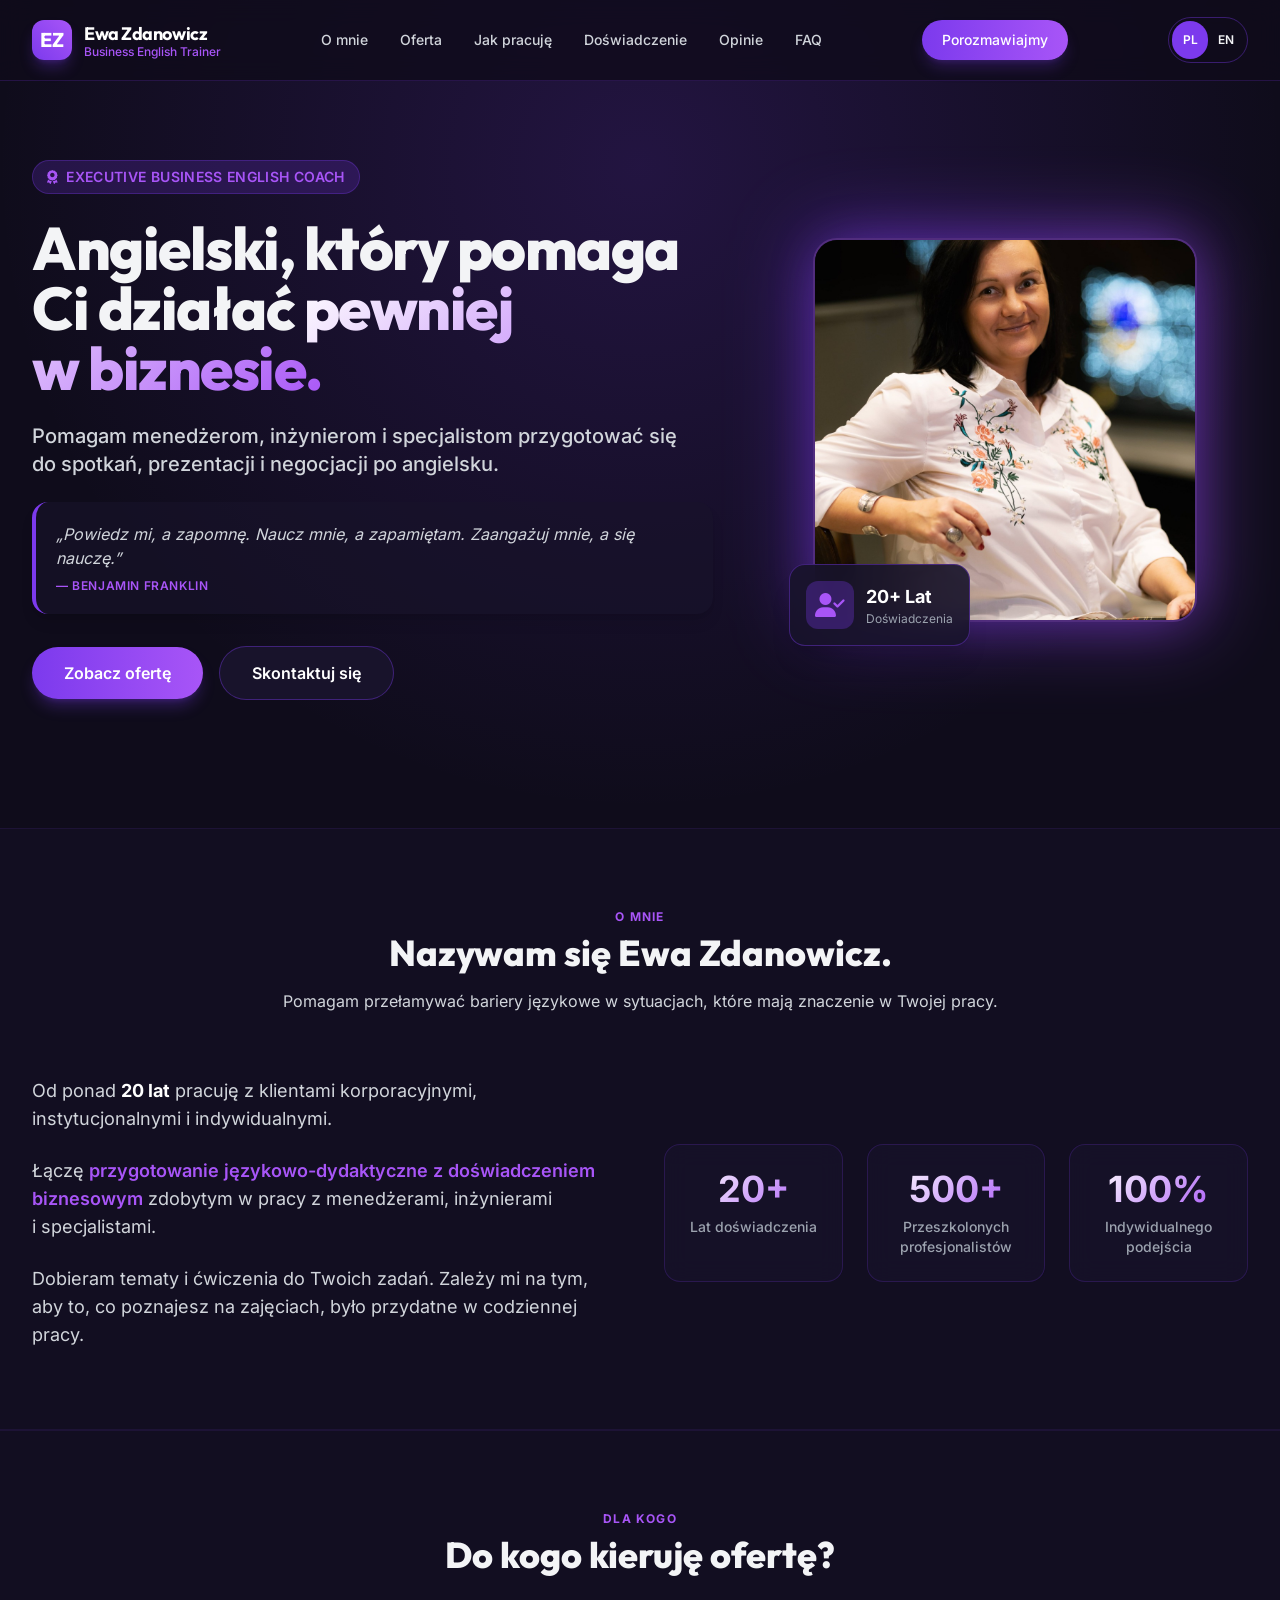
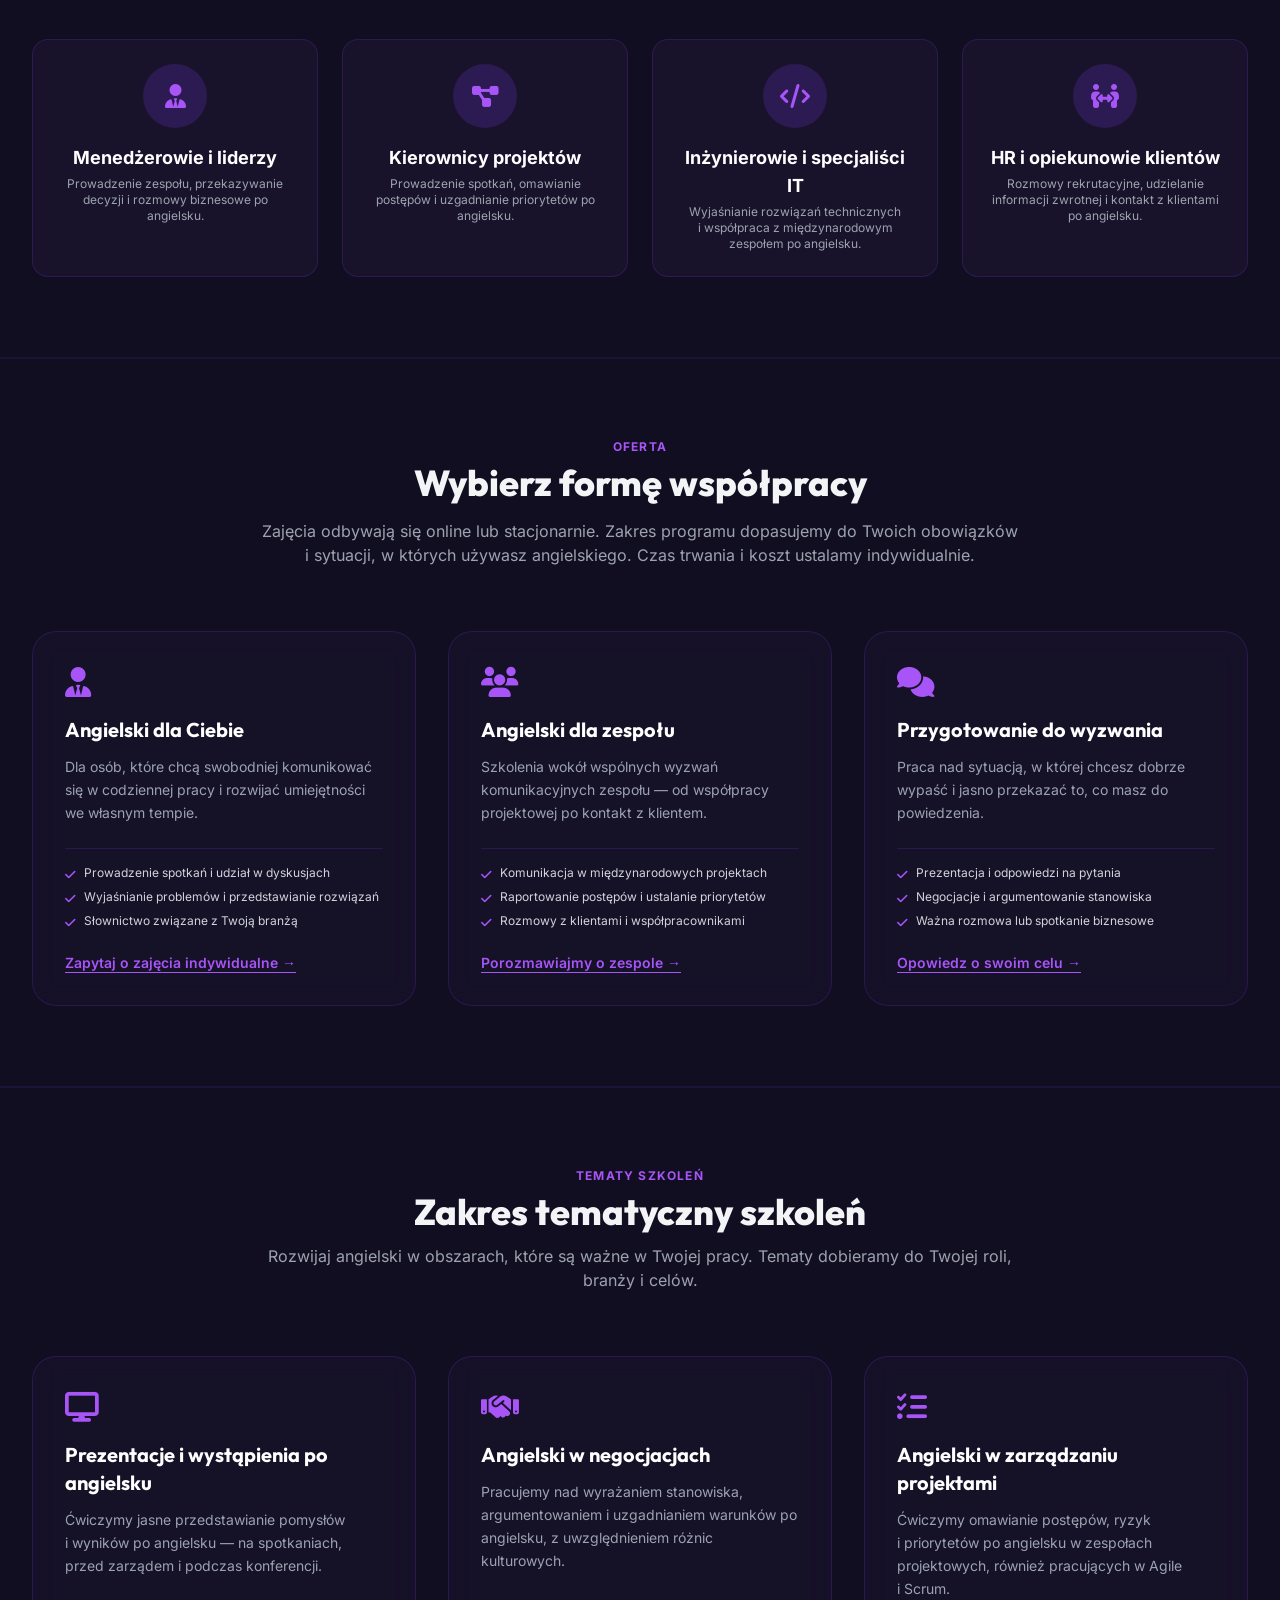
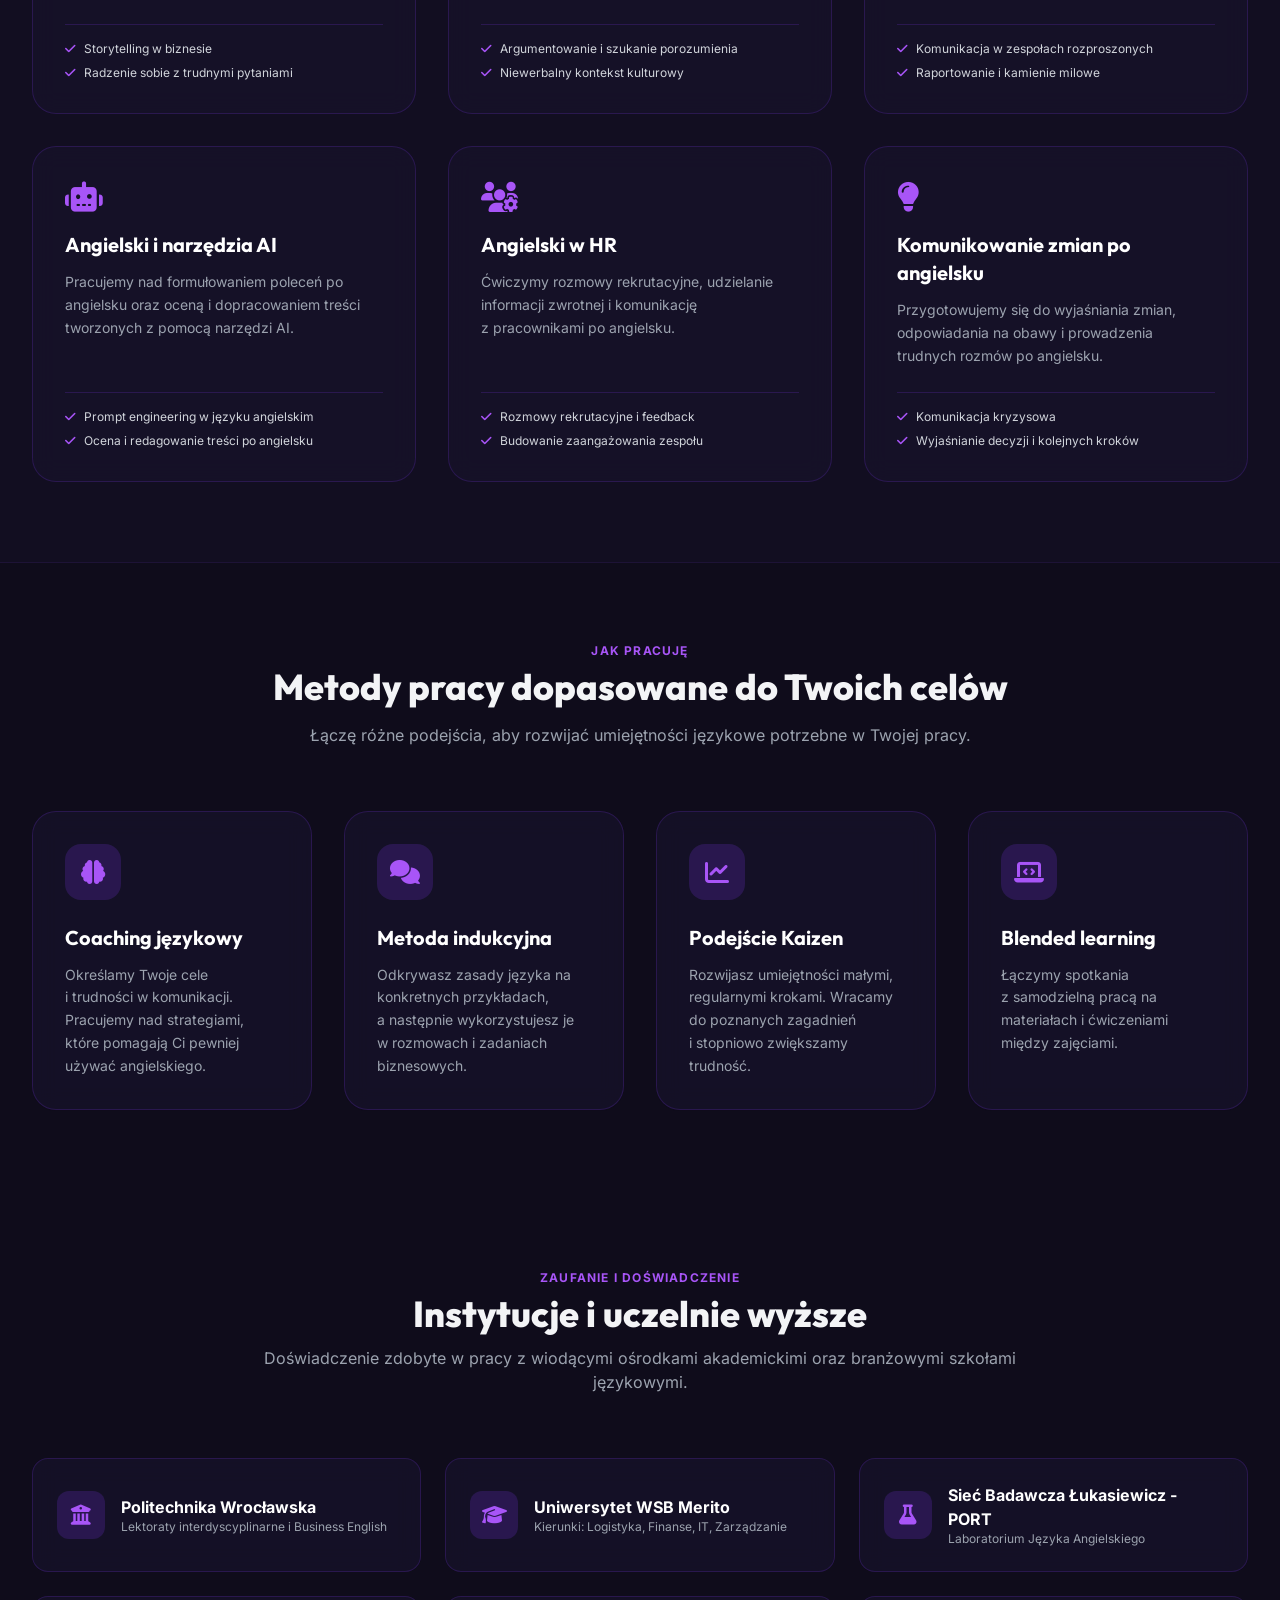
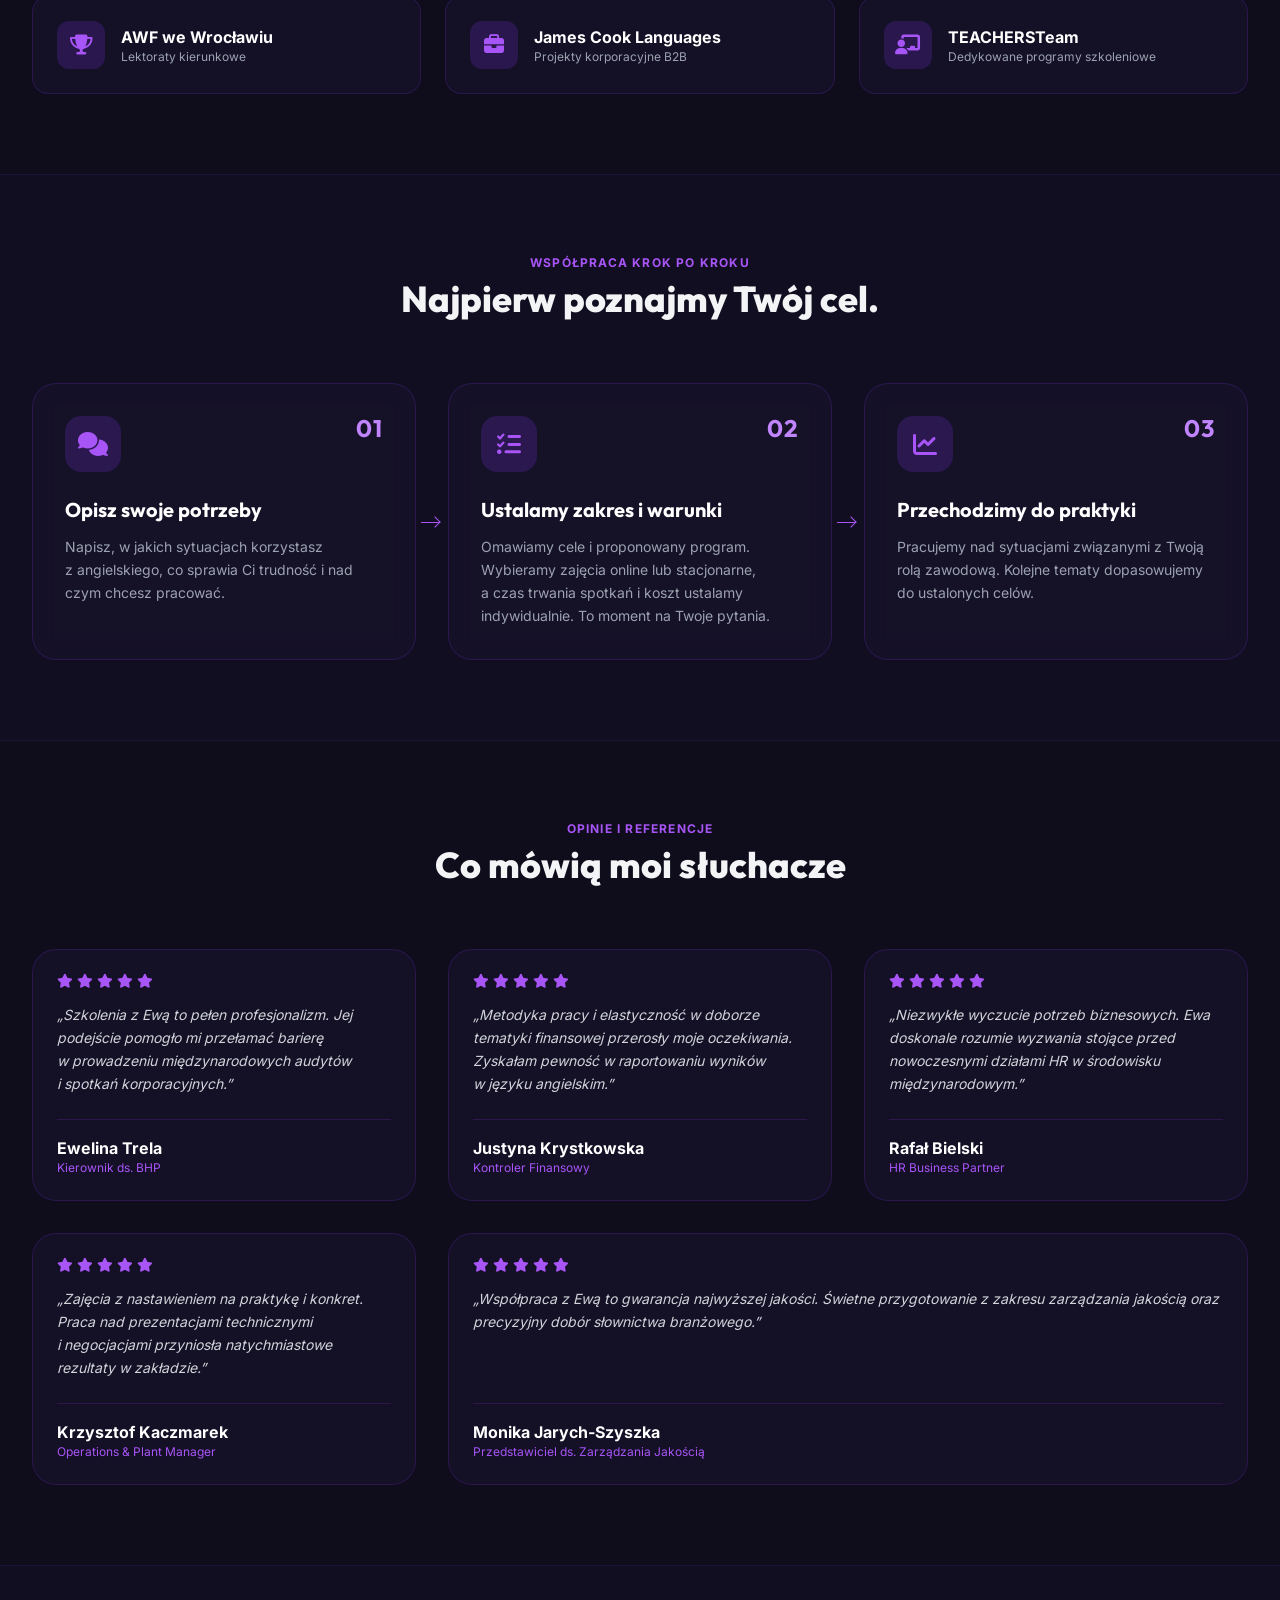
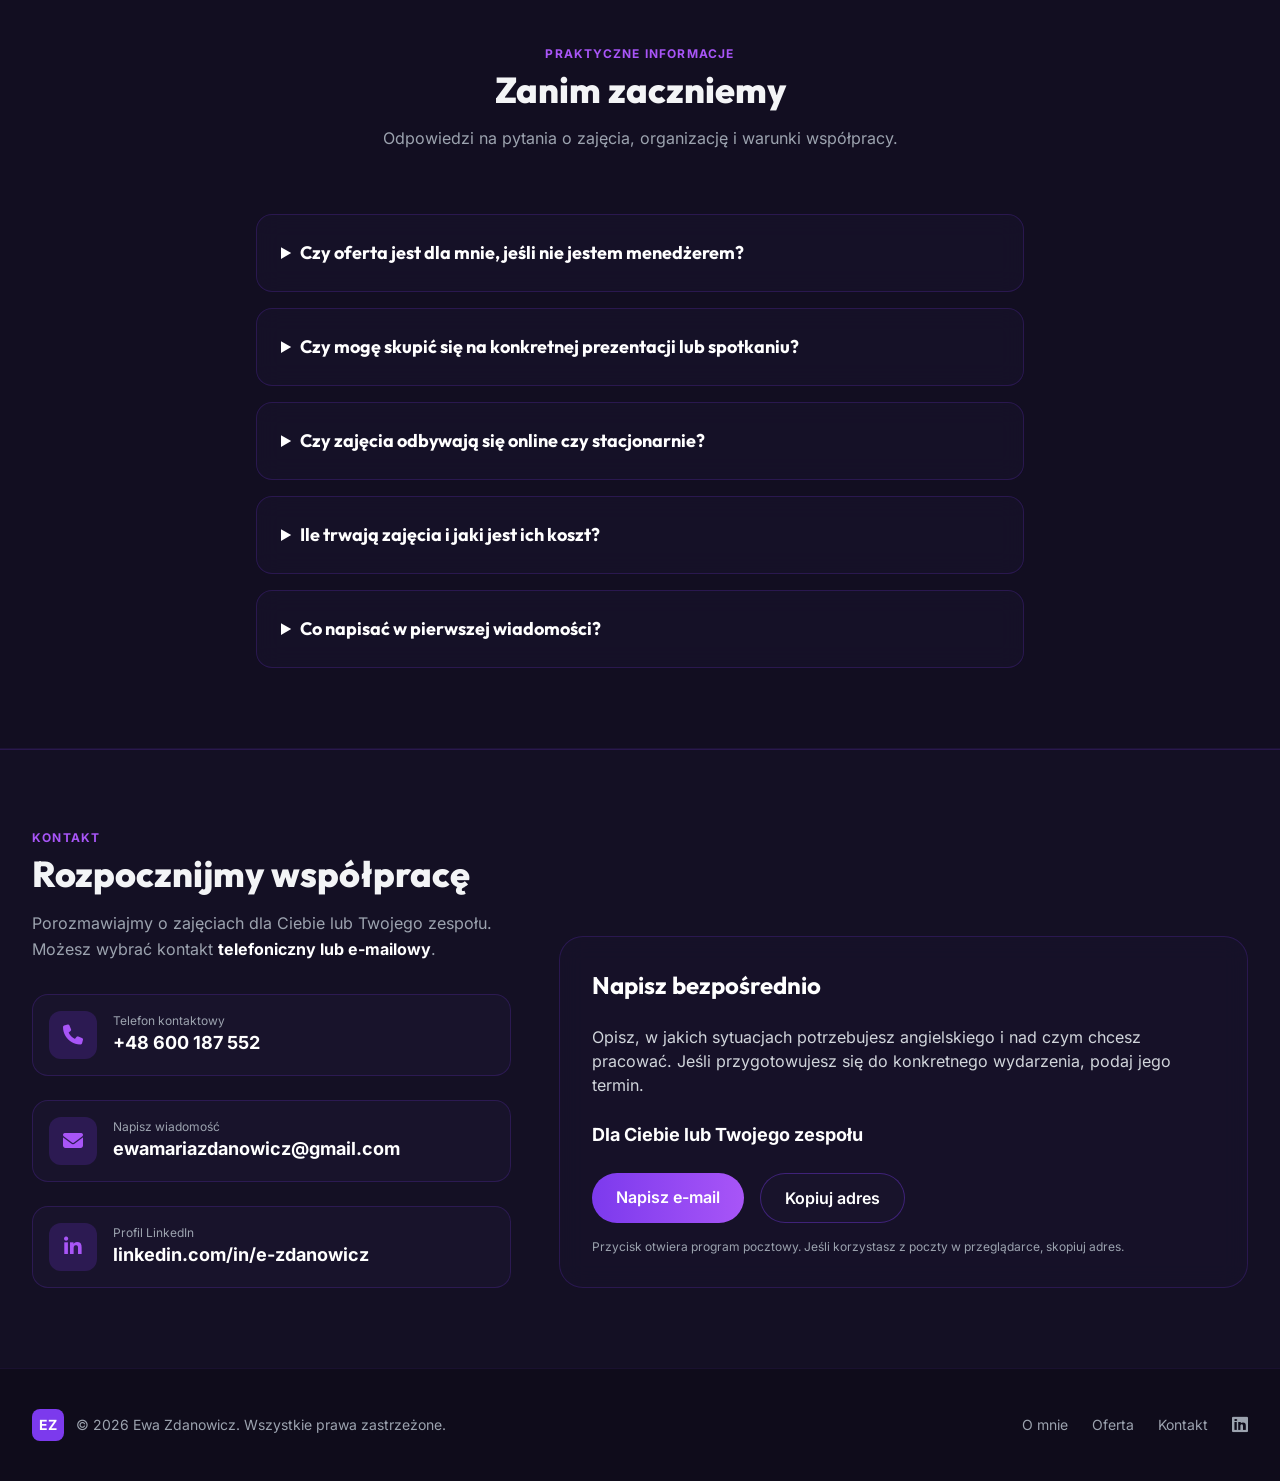
<file: index.html>
<!DOCTYPE html>
<html lang="pl" class="scroll-smooth">
<head>
    <meta charset="UTF-8">
    <meta name="viewport" content="width=device-width, initial-scale=1.0">
    <title>Ewa Zdanowicz | Business English Trainer & Executive Coach</title>
    <meta name="description" content="Business English z Ewą Zdanowicz. Indywidualne szkolenia języka angielskiego dla menedżerów, inżynierów i zespołów biznesowych.">
    <meta name="theme-color" content="#0f0c1b">
    <meta property="og:type" content="website">
    <meta property="og:locale" content="pl_PL">
    <meta property="og:title" content="Ewa Zdanowicz | Angielski w biznesie">
    <meta property="og:description" content="Indywidualne szkolenia Business English dla menedżerów, inżynierów i zespołów biznesowych.">
    <meta name="twitter:card" content="summary">
    <!-- Local fonts and icons -->
    <link rel="stylesheet" href="assets/css/fontawesome.css">
    <link rel="stylesheet" href="assets/css/fonts.css">

<style>
        [hidden] { display: none !important; }
        html { scroll-padding-top: 6rem; }
        :focus-visible { outline: 3px solid #c084fc; outline-offset: 4px; }
        .skip-link { position: fixed; top: 0; left: 1rem; z-index: 100; padding: 1rem; background: #18132b; color: white; transform: translateY(-120%); }
        .skip-link:focus { transform: translateY(0); }
        @media (prefers-reduced-motion: reduce) {
            html { scroll-behavior: auto !important; }
            *, *::before, *::after { animation: none !important; transition: none !important; }
        }
        body {
            background-color: #0f0c1b;
            color: #f3f4f6;
            font-family: 'Inter', sans-serif;
            overflow-x: hidden;
        }

        .bg-glow {
            background: radial-gradient(circle at 50% 20%, rgba(124, 58, 237, 0.18) 0%, rgba(15, 12, 27, 0) 70%);
        }

        .purple-card {
            background: rgba(24, 19, 43, 0.7);
            backdrop-filter: blur(12px);
            border: 1px solid rgba(124, 58, 237, 0.2);
            transition: all 0.3s cubic-bezier(0.4, 0, 0.2, 1);
        }

        .purple-card:hover {
            border-color: rgba(168, 85, 247, 0.5);
            box-shadow: 0 10px 30px -10px rgba(124, 58, 237, 0.3);
            transform: translateY(-4px);
        }

        .purple-glow-box {
            box-shadow: 0 0 50px -10px rgba(124, 58, 237, 0.4);
        }

        .text-gradient {
            background: linear-gradient(135deg, #ffffff 0%, #a855f7 100%);
            -webkit-background-clip: text;
            -webkit-text-fill-color: transparent;
        }

        .text-gradient-purple {
            background: linear-gradient(135deg, #c084fc 0%, #7c3aed 100%);
            -webkit-background-clip: text;
            -webkit-text-fill-color: transparent;
        }
    </style>
<style>
.hero-layout{display:grid;grid-template-columns:minmax(0,1fr);gap:40px;align-items:center}.hero-followup>div:first-child{margin-top:0}
@media(min-width:1024px){.hero-layout{grid-template-columns:minmax(0,7fr) minmax(0,5fr);column-gap:48px;row-gap:24px}.hero-intro{grid-column:1;grid-row:1;align-self:end}.hero-photo{grid-column:2;grid-row:1 / 3}.hero-followup{grid-column:1;grid-row:2;align-self:start}}
#mobileMenuBtn{min-width:48px;min-height:48px}
</style>
<style>
/* Sequential cooperation steps; retain the original card design. */
#process .process-path{list-style:none;margin:0;padding:0}
#process .process-step{position:relative}
#process .process-number{position:absolute;top:32px;right:32px;color:#c084fc;font-family:'Outfit',sans-serif;font-size:24px;font-weight:700;line-height:1;letter-spacing:.04em}
#process .process-step:not(:last-child)::after{content:"";position:absolute;left:calc(50% - 4px);bottom:-23px;width:8px;height:8px;border-right:1.5px solid #a855f7;border-bottom:1.5px solid #a855f7;transform:rotate(45deg);pointer-events:none}
#process .process-step:not(:last-child)::before{content:"";position:absolute;left:50%;bottom:-22px;height:16px;border-left:1.5px solid #a855f7;pointer-events:none}
@media(min-width:768px){
#process .process-step:not(:last-child)::after{left:auto;bottom:auto;right:-24px;top:calc(50% - 4px);transform:rotate(-45deg)}
#process .process-step:not(:last-child)::before{left:auto;bottom:auto;right:-24px;top:50%;height:0;width:18px;border-left:0;border-top:1.5px solid #a855f7}
}
</style>

<style id="mobile-readability">
/* Phone-only readability adjustments; desktop styling stays unchanged. */
@media (max-width: 767px) {
    main > section[id] { padding-top: 48px; padding-bottom: 48px; }
    main > section[id] .mb-16 { margin-bottom: 32px; }
    #audience p.text-xs,
    #topics ul.text-xs,
    #services ul.text-xs,
    #clients p.text-xs,
    #testimonials div.text-xs,
    #about div.text-xs,
    #contact p.text-xs,
    #contact div.text-xs { font-size: 14px; line-height: 1.5; }
    #topics .purple-card,
    #services .purple-card,
    #methodology .purple-card,
    #process .purple-card,
    #contact .purple-card { padding: 24px; }
    #process .process-number { top: 24px; right: 24px; }
    #mobileMenu { max-height: calc(100dvh - 80px); overflow-y: auto; }
}
</style>
    <!-- Static Tailwind 3.4.17 styles: update explicitly when adding utility classes. -->
    <style id="tailwind-static">*, ::before, ::after{--tw-border-spacing-x:0;--tw-border-spacing-y:0;--tw-translate-x:0;--tw-translate-y:0;--tw-rotate:0;--tw-skew-x:0;--tw-skew-y:0;--tw-scale-x:1;--tw-scale-y:1;--tw-pan-x: ;--tw-pan-y: ;--tw-pinch-zoom: ;--tw-scroll-snap-strictness:proximity;--tw-gradient-from-position: ;--tw-gradient-via-position: ;--tw-gradient-to-position: ;--tw-ordinal: ;--tw-slashed-zero: ;--tw-numeric-figure: ;--tw-numeric-spacing: ;--tw-numeric-fraction: ;--tw-ring-inset: ;--tw-ring-offset-width:0px;--tw-ring-offset-color:#fff;--tw-ring-color:rgb(59 130 246 / 0.5);--tw-ring-offset-shadow:0 0 #0000;--tw-ring-shadow:0 0 #0000;--tw-shadow:0 0 #0000;--tw-shadow-colored:0 0 #0000;--tw-blur: ;--tw-brightness: ;--tw-contrast: ;--tw-grayscale: ;--tw-hue-rotate: ;--tw-invert: ;--tw-saturate: ;--tw-sepia: ;--tw-drop-shadow: ;--tw-backdrop-blur: ;--tw-backdrop-brightness: ;--tw-backdrop-contrast: ;--tw-backdrop-grayscale: ;--tw-backdrop-hue-rotate: ;--tw-backdrop-invert: ;--tw-backdrop-opacity: ;--tw-backdrop-saturate: ;--tw-backdrop-sepia: ;--tw-contain-size: ;--tw-contain-layout: ;--tw-contain-paint: ;--tw-contain-style: }::backdrop{--tw-border-spacing-x:0;--tw-border-spacing-y:0;--tw-translate-x:0;--tw-translate-y:0;--tw-rotate:0;--tw-skew-x:0;--tw-skew-y:0;--tw-scale-x:1;--tw-scale-y:1;--tw-pan-x: ;--tw-pan-y: ;--tw-pinch-zoom: ;--tw-scroll-snap-strictness:proximity;--tw-gradient-from-position: ;--tw-gradient-via-position: ;--tw-gradient-to-position: ;--tw-ordinal: ;--tw-slashed-zero: ;--tw-numeric-figure: ;--tw-numeric-spacing: ;--tw-numeric-fraction: ;--tw-ring-inset: ;--tw-ring-offset-width:0px;--tw-ring-offset-color:#fff;--tw-ring-color:rgb(59 130 246 / 0.5);--tw-ring-offset-shadow:0 0 #0000;--tw-ring-shadow:0 0 #0000;--tw-shadow:0 0 #0000;--tw-shadow-colored:0 0 #0000;--tw-blur: ;--tw-brightness: ;--tw-contrast: ;--tw-grayscale: ;--tw-hue-rotate: ;--tw-invert: ;--tw-saturate: ;--tw-sepia: ;--tw-drop-shadow: ;--tw-backdrop-blur: ;--tw-backdrop-brightness: ;--tw-backdrop-contrast: ;--tw-backdrop-grayscale: ;--tw-backdrop-hue-rotate: ;--tw-backdrop-invert: ;--tw-backdrop-opacity: ;--tw-backdrop-saturate: ;--tw-backdrop-sepia: ;--tw-contain-size: ;--tw-contain-layout: ;--tw-contain-paint: ;--tw-contain-style: }/* ! tailwindcss v3.4.17 | MIT License | https://tailwindcss.com */*,::after,::before{box-sizing:border-box;border-width:0;border-style:solid;border-color:#e5e7eb}::after,::before{--tw-content:''}:host,html{line-height:1.5;-webkit-text-size-adjust:100%;-moz-tab-size:4;tab-size:4;font-family:Inter, sans-serif;font-feature-settings:normal;font-variation-settings:normal;-webkit-tap-highlight-color:transparent}body{margin:0;line-height:inherit}hr{height:0;color:inherit;border-top-width:1px}abbr:where([title]){-webkit-text-decoration:underline dotted;text-decoration:underline dotted}h1,h2,h3,h4,h5,h6{font-size:inherit;font-weight:inherit}a{color:inherit;text-decoration:inherit}b,strong{font-weight:bolder}code,kbd,pre,samp{font-family:ui-monospace, SFMono-Regular, Menlo, Monaco, Consolas, "Liberation Mono", "Courier New", monospace;font-feature-settings:normal;font-variation-settings:normal;font-size:1em}small{font-size:80%}sub,sup{font-size:75%;line-height:0;position:relative;vertical-align:baseline}sub{bottom:-.25em}sup{top:-.5em}table{text-indent:0;border-color:inherit;border-collapse:collapse}button,input,optgroup,select,textarea{font-family:inherit;font-feature-settings:inherit;font-variation-settings:inherit;font-size:100%;font-weight:inherit;line-height:inherit;letter-spacing:inherit;color:inherit;margin:0;padding:0}button,select{text-transform:none}button,input:where([type=button]),input:where([type=reset]),input:where([type=submit]){-webkit-appearance:button;background-color:transparent;background-image:none}:-moz-focusring{outline:auto}:-moz-ui-invalid{box-shadow:none}progress{vertical-align:baseline}::-webkit-inner-spin-button,::-webkit-outer-spin-button{height:auto}[type=search]{-webkit-appearance:textfield;outline-offset:-2px}::-webkit-search-decoration{-webkit-appearance:none}::-webkit-file-upload-button{-webkit-appearance:button;font:inherit}summary{display:list-item}blockquote,dd,dl,figure,h1,h2,h3,h4,h5,h6,hr,p,pre{margin:0}fieldset{margin:0;padding:0}legend{padding:0}menu,ol,ul{list-style:none;margin:0;padding:0}dialog{padding:0}textarea{resize:vertical}input::placeholder,textarea::placeholder{opacity:1;color:#9ca3af}[role=button],button{cursor:pointer}:disabled{cursor:default}audio,canvas,embed,iframe,img,object,svg,video{display:block;vertical-align:middle}img,video{max-width:100%;height:auto}[hidden]:where(:not([hidden=until-found])){display:none}.sr-only{position:absolute;width:1px;height:1px;padding:0;margin:-1px;overflow:hidden;clip:rect(0, 0, 0, 0);white-space:nowrap;border-width:0}.fixed{position:fixed}.absolute{position:absolute}.relative{position:relative}.-inset-1{inset:-0.25rem}.-bottom-6{bottom:-1.5rem}.-left-6{left:-1.5rem}.left-0{left:0px}.top-0{top:0px}.z-10{z-index:10}.z-50{z-index:50}.mx-auto{margin-left:auto;margin-right:auto}.my-6{margin-top:1.5rem;margin-bottom:1.5rem}.-mt-1{margin-top:-0.25rem}.mb-1{margin-bottom:0.25rem}.mb-16{margin-bottom:4rem}.mb-2{margin-bottom:0.5rem}.mb-3{margin-bottom:0.75rem}.mb-4{margin-bottom:1rem}.mb-6{margin-bottom:1.5rem}.mt-1{margin-top:0.25rem}.mt-2{margin-top:0.5rem}.mt-3{margin-top:0.75rem}.mt-4{margin-top:1rem}.mt-6{margin-top:1.5rem}.mt-auto{margin-top:auto}.block{display:block}.inline-block{display:inline-block}.flex{display:flex}.inline-flex{display:inline-flex}.grid{display:grid}.hidden{display:none}.aspect-square{aspect-ratio:1 / 1}.h-10{height:2.5rem}.h-12{height:3rem}.h-14{height:3.5rem}.h-16{height:4rem}.h-20{height:5rem}.h-8{height:2rem}.h-full{height:100%}.w-10{width:2.5rem}.w-12{width:3rem}.w-14{width:3.5rem}.w-16{width:4rem}.w-72{width:18rem}.w-8{width:2rem}.w-full{width:100%}.max-w-2xl{max-width:42rem}.max-w-3xl{max-width:48rem}.max-w-7xl{max-width:80rem}.flex-shrink-0{flex-shrink:0}@keyframes pulse{50%{opacity:.5}}.animate-pulse{animation:pulse 2s cubic-bezier(0.4, 0, 0.6, 1) infinite}.cursor-pointer{cursor:pointer}.grid-cols-1{grid-template-columns:repeat(1, minmax(0, 1fr))}.flex-col{flex-direction:column}.items-start{align-items:flex-start}.items-center{align-items:center}.justify-center{justify-content:center}.justify-between{justify-content:space-between}.gap-1{gap:0.25rem}.gap-12{gap:3rem}.gap-2{gap:0.5rem}.gap-3{gap:0.75rem}.gap-4{gap:1rem}.gap-6{gap:1.5rem}.gap-8{gap:2rem}.space-y-2 > :not([hidden]) ~ :not([hidden]){--tw-space-y-reverse:0;margin-top:calc(0.5rem * calc(1 - var(--tw-space-y-reverse)));margin-bottom:calc(0.5rem * var(--tw-space-y-reverse))}.space-y-3 > :not([hidden]) ~ :not([hidden]){--tw-space-y-reverse:0;margin-top:calc(0.75rem * calc(1 - var(--tw-space-y-reverse)));margin-bottom:calc(0.75rem * var(--tw-space-y-reverse))}.space-y-4 > :not([hidden]) ~ :not([hidden]){--tw-space-y-reverse:0;margin-top:calc(1rem * calc(1 - var(--tw-space-y-reverse)));margin-bottom:calc(1rem * var(--tw-space-y-reverse))}.space-y-6 > :not([hidden]) ~ :not([hidden]){--tw-space-y-reverse:0;margin-top:calc(1.5rem * calc(1 - var(--tw-space-y-reverse)));margin-bottom:calc(1.5rem * var(--tw-space-y-reverse))}.space-y-8 > :not([hidden]) ~ :not([hidden]){--tw-space-y-reverse:0;margin-top:calc(2rem * calc(1 - var(--tw-space-y-reverse)));margin-bottom:calc(2rem * var(--tw-space-y-reverse))}.overflow-hidden{overflow:hidden}.scroll-smooth{scroll-behavior:smooth}.break-all{word-break:break-all}.rounded-2xl{border-radius:1rem}.rounded-3xl{border-radius:1.5rem}.rounded-full{border-radius:9999px}.rounded-lg{border-radius:0.5rem}.rounded-xl{border-radius:0.75rem}.border{border-width:1px}.border-2{border-width:2px}.border-y{border-top-width:1px;border-bottom-width:1px}.border-b{border-bottom-width:1px}.border-l-4{border-left-width:4px}.border-t{border-top-width:1px}.border-brand-lightPurple\/40{border-color:rgb(168 85 247 / 0.4)}.border-brand-purple{--tw-border-opacity:1;border-color:rgb(124 58 237 / var(--tw-border-opacity, 1))}.border-brand-purple\/10{border-color:rgb(124 58 237 / 0.1)}.border-brand-purple\/20{border-color:rgb(124 58 237 / 0.2)}.border-brand-purple\/30{border-color:rgb(124 58 237 / 0.3)}.border-brand-purple\/40{border-color:rgb(124 58 237 / 0.4)}.bg-brand-dark{--tw-bg-opacity:1;background-color:rgb(15 12 27 / var(--tw-bg-opacity, 1))}.bg-brand-card{--tw-bg-opacity:1;background-color:rgb(24 19 43 / var(--tw-bg-opacity, 1))}.bg-brand-card\/40{background-color:rgb(24 19 43 / 0.4)}.bg-brand-card\/60{background-color:rgb(24 19 43 / 0.6)}.bg-brand-card\/90{background-color:rgb(24 19 43 / 0.9)}.bg-brand-dark\/80{background-color:rgb(15 12 27 / 0.8)}.bg-brand-purple{--tw-bg-opacity:1;background-color:rgb(124 58 237 / var(--tw-bg-opacity, 1))}.bg-brand-purple\/20{background-color:rgb(124 58 237 / 0.2)}.bg-brand-purple\/30{background-color:rgb(124 58 237 / 0.3)}.bg-gradient-to-r{background-image:linear-gradient(to right, var(--tw-gradient-stops))}.bg-gradient-to-tr{background-image:linear-gradient(to top right, var(--tw-gradient-stops))}.from-brand-purple{--tw-gradient-from:#7c3aed var(--tw-gradient-from-position);--tw-gradient-to:rgb(124 58 237 / 0) var(--tw-gradient-to-position);--tw-gradient-stops:var(--tw-gradient-from), var(--tw-gradient-to)}.to-brand-lightPurple{--tw-gradient-to:#a855f7 var(--tw-gradient-to-position)}.object-cover{object-fit:cover}.object-center{object-position:center}.p-4{padding:1rem}.p-6{padding:1.5rem}.p-8{padding:2rem}.px-3\.5{padding-left:0.875rem;padding-right:0.875rem}.px-4{padding-left:1rem;padding-right:1rem}.px-5{padding-left:1.25rem;padding-right:1.25rem}.px-6{padding-left:1.5rem;padding-right:1.5rem}.px-8{padding-left:2rem;padding-right:2rem}.py-1\.5{padding-top:0.375rem;padding-bottom:0.375rem}.py-10{padding-top:2.5rem;padding-bottom:2.5rem}.py-2{padding-top:0.5rem;padding-bottom:0.5rem}.py-2\.5{padding-top:0.625rem;padding-bottom:0.625rem}.py-20{padding-top:5rem;padding-bottom:5rem}.py-3{padding-top:0.75rem;padding-bottom:0.75rem}.py-3\.5{padding-top:0.875rem;padding-bottom:0.875rem}.pb-20{padding-bottom:5rem}.pb-6{padding-bottom:1.5rem}.pt-2{padding-top:0.5rem}.pt-32{padding-top:8rem}.pt-4{padding-top:1rem}.text-left{text-align:left}.text-center{text-align:center}.font-heading{font-family:Outfit, sans-serif}.text-2xl{font-size:1.5rem;line-height:2rem}.text-3xl{font-size:1.875rem;line-height:2.25rem}.text-base{font-size:1rem;line-height:1.5rem}.text-lg{font-size:1.125rem;line-height:1.75rem}.text-sm{font-size:0.875rem;line-height:1.25rem}.text-xl{font-size:1.25rem;line-height:1.75rem}.text-xs{font-size:0.75rem;line-height:1rem}.font-bold{font-weight:700}.font-extrabold{font-weight:800}.font-medium{font-weight:500}.font-semibold{font-weight:600}.uppercase{text-transform:uppercase}.italic{font-style:italic}.leading-relaxed{line-height:1.625}.leading-tight{line-height:1.25}.tracking-tight{letter-spacing:-0.025em}.tracking-wide{letter-spacing:0.025em}.tracking-wider{letter-spacing:0.05em}.tracking-widest{letter-spacing:0.1em}.text-brand-textLight{--tw-text-opacity:1;color:rgb(243 244 246 / var(--tw-text-opacity, 1))}.text-brand-lightPurple{--tw-text-opacity:1;color:rgb(168 85 247 / var(--tw-text-opacity, 1))}.text-gray-300{--tw-text-opacity:1;color:rgb(209 213 219 / var(--tw-text-opacity, 1))}.text-gray-400{--tw-text-opacity:1;color:rgb(156 163 175 / var(--tw-text-opacity, 1))}.text-white{--tw-text-opacity:1;color:rgb(255 255 255 / var(--tw-text-opacity, 1))}.underline{-webkit-text-decoration-line:underline;text-decoration-line:underline}.underline-offset-4{text-underline-offset:4px}.opacity-50{opacity:0.5}.shadow-lg{--tw-shadow:0 10px 15px -3px rgb(0 0 0 / 0.1), 0 4px 6px -4px rgb(0 0 0 / 0.1);--tw-shadow-colored:0 10px 15px -3px var(--tw-shadow-color), 0 4px 6px -4px var(--tw-shadow-color);box-shadow:var(--tw-ring-offset-shadow, 0 0 #0000), var(--tw-ring-shadow, 0 0 #0000), var(--tw-shadow)}.shadow-xl{--tw-shadow:0 20px 25px -5px rgb(0 0 0 / 0.1), 0 8px 10px -6px rgb(0 0 0 / 0.1);--tw-shadow-colored:0 20px 25px -5px var(--tw-shadow-color), 0 8px 10px -6px var(--tw-shadow-color);box-shadow:var(--tw-ring-offset-shadow, 0 0 #0000), var(--tw-ring-shadow, 0 0 #0000), var(--tw-shadow)}.shadow-brand-purple\/25{--tw-shadow-color:rgb(124 58 237 / 0.25);--tw-shadow:var(--tw-shadow-colored)}.shadow-brand-purple\/30{--tw-shadow-color:rgb(124 58 237 / 0.3);--tw-shadow:var(--tw-shadow-colored)}.blur-2xl{--tw-blur:blur(40px);filter:var(--tw-blur) var(--tw-brightness) var(--tw-contrast) var(--tw-grayscale) var(--tw-hue-rotate) var(--tw-invert) var(--tw-saturate) var(--tw-sepia) var(--tw-drop-shadow)}.filter{filter:var(--tw-blur) var(--tw-brightness) var(--tw-contrast) var(--tw-grayscale) var(--tw-hue-rotate) var(--tw-invert) var(--tw-saturate) var(--tw-sepia) var(--tw-drop-shadow)}.backdrop-blur-md{--tw-backdrop-blur:blur(12px);-webkit-backdrop-filter:var(--tw-backdrop-blur) var(--tw-backdrop-brightness) var(--tw-backdrop-contrast) var(--tw-backdrop-grayscale) var(--tw-backdrop-hue-rotate) var(--tw-backdrop-invert) var(--tw-backdrop-opacity) var(--tw-backdrop-saturate) var(--tw-backdrop-sepia);backdrop-filter:var(--tw-backdrop-blur) var(--tw-backdrop-brightness) var(--tw-backdrop-contrast) var(--tw-backdrop-grayscale) var(--tw-backdrop-hue-rotate) var(--tw-backdrop-invert) var(--tw-backdrop-opacity) var(--tw-backdrop-saturate) var(--tw-backdrop-sepia)}.transition-all{transition-property:all;transition-timing-function:cubic-bezier(0.4, 0, 0.2, 1);transition-duration:150ms}.transition-colors{transition-property:color, background-color, border-color, fill, stroke, -webkit-text-decoration-color;transition-property:color, background-color, border-color, text-decoration-color, fill, stroke;transition-property:color, background-color, border-color, text-decoration-color, fill, stroke, -webkit-text-decoration-color;transition-timing-function:cubic-bezier(0.4, 0, 0.2, 1);transition-duration:150ms}.transition-transform{transition-property:transform;transition-timing-function:cubic-bezier(0.4, 0, 0.2, 1);transition-duration:150ms}.selection\:bg-brand-purple *::selection{--tw-bg-opacity:1;background-color:rgb(124 58 237 / var(--tw-bg-opacity, 1))}.selection\:text-white *::selection{--tw-text-opacity:1;color:rgb(255 255 255 / var(--tw-text-opacity, 1))}.selection\:bg-brand-purple::selection{--tw-bg-opacity:1;background-color:rgb(124 58 237 / var(--tw-bg-opacity, 1))}.selection\:text-white::selection{--tw-text-opacity:1;color:rgb(255 255 255 / var(--tw-text-opacity, 1))}.hover\:scale-105:hover{--tw-scale-x:1.05;--tw-scale-y:1.05;transform:translate(var(--tw-translate-x), var(--tw-translate-y)) rotate(var(--tw-rotate)) skewX(var(--tw-skew-x)) skewY(var(--tw-skew-y)) scaleX(var(--tw-scale-x)) scaleY(var(--tw-scale-y))}.hover\:border-brand-lightPurple\/50:hover{border-color:rgb(168 85 247 / 0.5)}.hover\:bg-brand-purple\/20:hover{background-color:rgb(124 58 237 / 0.2)}.hover\:from-brand-deepPurple:hover{--tw-gradient-from:#6d28d9 var(--tw-gradient-from-position);--tw-gradient-to:rgb(109 40 217 / 0) var(--tw-gradient-to-position);--tw-gradient-stops:var(--tw-gradient-from), var(--tw-gradient-to)}.hover\:to-brand-purple:hover{--tw-gradient-to:#7c3aed var(--tw-gradient-to-position)}.hover\:text-brand-lightPurple:hover{--tw-text-opacity:1;color:rgb(168 85 247 / var(--tw-text-opacity, 1))}.hover\:text-white:hover{--tw-text-opacity:1;color:rgb(255 255 255 / var(--tw-text-opacity, 1))}.hover\:shadow-brand-purple\/40:hover{--tw-shadow-color:rgb(124 58 237 / 0.4);--tw-shadow:var(--tw-shadow-colored)}.group:hover .group-hover\:scale-105{--tw-scale-x:1.05;--tw-scale-y:1.05;transform:translate(var(--tw-translate-x), var(--tw-translate-y)) rotate(var(--tw-rotate)) skewX(var(--tw-skew-x)) skewY(var(--tw-skew-y)) scaleX(var(--tw-scale-x)) scaleY(var(--tw-scale-y))}.group:hover .group-hover\:scale-110{--tw-scale-x:1.1;--tw-scale-y:1.1;transform:translate(var(--tw-translate-x), var(--tw-translate-y)) rotate(var(--tw-rotate)) skewX(var(--tw-skew-x)) skewY(var(--tw-skew-y)) scaleX(var(--tw-scale-x)) scaleY(var(--tw-scale-y))}@media (min-width: 640px){.sm\:flex{display:flex}.sm\:w-80{width:20rem}.sm\:w-auto{width:auto}.sm\:grid-cols-2{grid-template-columns:repeat(2, minmax(0, 1fr))}.sm\:grid-cols-3{grid-template-columns:repeat(3, minmax(0, 1fr))}.sm\:flex-row{flex-direction:row}.sm\:p-5{padding:1.25rem}.sm\:px-6{padding-left:1.5rem;padding-right:1.5rem}.sm\:text-4xl{font-size:2.25rem;line-height:2.5rem}.sm\:text-5xl{font-size:3rem;line-height:1}.sm\:text-base{font-size:1rem;line-height:1.5rem}.sm\:text-lg{font-size:1.125rem;line-height:1.75rem}.sm\:text-sm{font-size:0.875rem;line-height:1.25rem}.sm\:text-xl{font-size:1.25rem;line-height:1.75rem}}@media (min-width: 768px){.md\:w-96{width:24rem}.md\:grid-cols-2{grid-template-columns:repeat(2, minmax(0, 1fr))}.md\:grid-cols-3{grid-template-columns:repeat(3, minmax(0, 1fr))}.md\:flex-row{flex-direction:row}.md\:pb-32{padding-bottom:8rem}.md\:pt-40{padding-top:10rem}}@media (min-width: 1024px){.lg\:col-span-2{grid-column:span 2 / span 2}.lg\:col-span-5{grid-column:span 5 / span 5}.lg\:col-span-7{grid-column:span 7 / span 7}.lg\:mx-0{margin-left:0px;margin-right:0px}.lg\:flex{display:flex}.lg\:hidden{display:none}.lg\:grid-cols-12{grid-template-columns:repeat(12, minmax(0, 1fr))}.lg\:grid-cols-2{grid-template-columns:repeat(2, minmax(0, 1fr))}.lg\:grid-cols-3{grid-template-columns:repeat(3, minmax(0, 1fr))}.lg\:grid-cols-4{grid-template-columns:repeat(4, minmax(0, 1fr))}.lg\:justify-start{justify-content:flex-start}.lg\:px-8{padding-left:2rem;padding-right:2rem}.lg\:text-left{text-align:left}.lg\:text-6xl{font-size:3.75rem;line-height:1}}</style>
    <link rel="icon" type="image/svg+xml" href="data:image/svg+xml,%3Csvg%20xmlns%3D%22http%3A%2F%2Fwww.w3.org%2F2000%2Fsvg%22%20viewBox%3D%220%200%2064%2064%22%3E%3Crect%20width%3D%2264%22%20height%3D%2264%22%20rx%3D%2216%22%20fill%3D%22%237c3aed%22%2F%3E%3Ctext%20x%3D%2232%22%20y%3D%2243%22%20text-anchor%3D%22middle%22%20font-family%3D%22Arial%2Csans-serif%22%20font-weight%3D%22700%22%20font-size%3D%2232%22%20fill%3D%22white%22%3EEZ%3C%2Ftext%3E%3C%2Fsvg%3E">
<style>
@media (min-width: 1024px) {
    #contact .contact-message { align-self: end; }
}
</style>
<link rel="alternate" hreflang="pl" href="./">
<link rel="alternate" hreflang="en" href="en.html">

<style id="language-navigation">
.language-switch { display:inline-flex; align-items:center; flex-shrink:0; border:1px solid rgba(124,58,237,.4); border-radius:9999px; padding:3px; font-size:12px; font-weight:600; }
.language-switch a { display:inline-flex; align-items:center; justify-content:center; min-width:36px; min-height:38px; border-radius:9999px; }
.language-switch a[aria-current="page"] { background:#7c3aed; color:#fff; }
.language-switch a:hover { background:rgba(124,58,237,.3); }
.language-switch a[aria-current="page"]:hover { background:#7c3aed; }
@media (max-width:1279px) and (min-width:1024px) { nav .desktop-links { gap:16px; } nav .contact-nav { display:none; } }
@media (max-width:639px) { nav .brand-copy { font-size:12px; } nav .brand-copy > span:first-child { font-size:14px; } nav .brand-copy > span:last-child { display:none; } nav .brand-link { gap:8px; } }
@media (max-width:359px) { nav .brand-copy { display:none; } }
</style>
</head>
<body class="bg-brand-dark text-brand-textLight selection:bg-brand-purple selection:text-white">
    <a href="#main" class="skip-link">Przejdź do treści</a>

    <nav class="fixed top-0 left-0 w-full z-50 bg-brand-dark/80 backdrop-blur-md border-b border-brand-purple/20">
        <div class="max-w-7xl mx-auto px-4 sm:px-6 lg:px-8 h-20 flex items-center justify-between">
            <!-- Logo -->
            <a href="#" class="brand-link flex items-center gap-3 group">
                <div class="w-10 h-10 rounded-xl bg-gradient-to-tr from-brand-purple to-brand-lightPurple flex items-center justify-center font-heading font-bold text-white text-xl shadow-lg shadow-brand-purple/30 group-hover:scale-105 transition-transform">
                    EZ
                </div>
                <div class="brand-copy">
                    <span class="font-heading font-bold text-lg tracking-tight block text-white">Ewa Zdanowicz</span>
                    <span class="text-xs text-brand-lightPurple font-medium block -mt-1">Business English Trainer</span>
                </div>
            </a>

            <!-- Desktop Navigation -->
            <div class="desktop-links hidden lg:flex items-center gap-8 text-sm font-medium text-gray-300">
                <a href="#about" class="hover:text-brand-lightPurple transition-colors">O&nbsp;mnie</a>
                <a href="#services" class="hover:text-brand-lightPurple transition-colors">Oferta</a>
                <a href="#methodology" class="hover:text-brand-lightPurple transition-colors">Jak pracuję</a>
                <a href="#clients" class="hover:text-brand-lightPurple transition-colors">Doświadczenie</a>
                <a href="#testimonials" class="hover:text-brand-lightPurple transition-colors">Opinie</a>
                <a href="#faq" class="hover:text-brand-lightPurple transition-colors">FAQ</a>
            </div>

            <!-- CTA Button -->
            <div class="contact-nav hidden sm:flex items-center gap-4">
                <a href="#contact" class="bg-gradient-to-r from-brand-purple to-brand-lightPurple hover:from-brand-deepPurple hover:to-brand-purple text-white px-5 py-2.5 rounded-full font-medium text-sm transition-all shadow-lg shadow-brand-purple/25 hover:shadow-brand-purple/40 hover:scale-105">
                    Porozmawiajmy
                </a>
            </div>

<div class="language-switch" role="group" aria-label="Język strony"><a href="./" lang="pl" hreflang="pl" aria-label="Polski" aria-current="page">PL</a><a href="en.html" lang="en" hreflang="en" aria-label="English">EN</a></div>
            <!-- Mobile Menu Toggle Button -->
            <button id="mobileMenuBtn" type="button" aria-label="Otwórz menu" aria-controls="mobileMenu" aria-expanded="false" class="lg:hidden text-gray-300 hover:text-white text-2xl">
                <i class="fa-solid fa-bars" aria-hidden="true"></i>
            </button>
        </div>

        <!-- Mobile Navigation Menu -->
        <div id="mobileMenu" class="hidden lg:hidden bg-brand-card border-b border-brand-purple/20 px-4 pt-2 pb-6 space-y-3">
            <a href="#about" class="block py-2 text-gray-300 hover:text-brand-lightPurple font-medium">O&nbsp;mnie</a>
            <a href="#services" class="block py-2 text-gray-300 hover:text-brand-lightPurple font-medium">Oferta</a>
            <a href="#methodology" class="block py-2 text-gray-300 hover:text-brand-lightPurple font-medium">Jak pracuję</a>
            <a href="#clients" class="block py-2 text-gray-300 hover:text-brand-lightPurple font-medium">Doświadczenie</a>
            <a href="#testimonials" class="block py-2 text-gray-300 hover:text-brand-lightPurple font-medium">Opinie</a>
            <a href="#faq" class="block py-2 text-gray-300 hover:text-brand-lightPurple font-medium">FAQ</a>
            <a href="#contact" class="inline-block mt-2 w-full text-center bg-gradient-to-r from-brand-purple to-brand-lightPurple text-white px-5 py-2.5 rounded-full font-medium text-sm">
                Porozmawiajmy
            </a>
        </div>
    </nav>

    <main id="main" tabindex="-1">
    <section class="relative pt-32 pb-20 md:pt-40 md:pb-32 bg-glow overflow-hidden">
        <div class="max-w-7xl mx-auto px-4 sm:px-6 lg:px-8 relative z-10">
<div class="hero-layout">
<div class="hero-intro space-y-6 text-center lg:text-left">
                    <div class="inline-flex items-center gap-2 px-3.5 py-1.5 rounded-full bg-brand-purple/20 border border-brand-purple/30 text-brand-lightPurple text-xs sm:text-sm font-semibold tracking-wide uppercase">
                        <i class="fa-solid fa-award" aria-hidden="true"></i> Executive Business English Coach
                    </div>

                    <h1 class="font-heading font-extrabold text-3xl sm:text-5xl lg:text-6xl tracking-tight leading-tight">
                        Angielski, który pomaga Ci działać <span class="text-gradient">pewniej w&nbsp;biznesie.</span>
                    </h1>

                    <p class="text-lg sm:text-xl text-gray-300 font-medium leading-relaxed max-w-2xl mx-auto lg:mx-0">
                        Pomagam menedżerom, inżynierom i&nbsp;specjalistom przygotować się do spotkań, prezentacji i&nbsp;negocjacji po angielsku.
                    </p></div>

                <div class="hero-photo flex justify-center">
                    <div class="relative w-72 sm:w-80 md:w-96 aspect-square">
                        <!-- Glow Effects behind image -->
                        <div class="absolute -inset-1 bg-gradient-to-r from-brand-purple to-brand-lightPurple rounded-3xl blur-2xl opacity-50 animate-pulse"></div>
                        
                        <!-- Image Container -->
                        <div class="relative w-full h-full rounded-3xl overflow-hidden border-2 border-brand-lightPurple/40 purple-glow-box bg-brand-card">
                            <img src="profilowe.jpeg" fetchpriority="high" decoding="async"
                                 alt="Ewa Zdanowicz - Business English Trainer" 
                                 class="w-full h-full object-cover object-center filter contrast-105">
                        </div>

                        <!-- Floating Badge -->
                        <div class="absolute -bottom-6 -left-6 bg-brand-card/90 backdrop-blur-md border border-brand-purple/40 rounded-2xl p-4 shadow-xl flex items-center gap-3">
                            <div class="w-12 h-12 rounded-xl bg-brand-purple/30 flex items-center justify-center text-brand-lightPurple text-2xl">
                                <i class="fa-solid fa-user-check" aria-hidden="true"></i>
                            </div>
                            <div>
                                <div class="font-bold text-white text-lg">20+ Lat</div>
                                <div class="text-xs text-gray-400">Doświadczenia</div>
                            </div>
                        </div>
                    </div>
                </div>
<div class="hero-followup space-y-6">
<div class="p-4 sm:p-5 rounded-2xl bg-brand-card/60 border-l-4 border-brand-purple my-6 text-left shadow-lg">
                        <p class="italic text-gray-300 text-sm sm:text-base">
                            „Powiedz mi, a&nbsp;zapomnę. Naucz mnie, a&nbsp;zapamiętam. Zaangażuj mnie, a&nbsp;się nauczę.”
                        </p>
                        <span class="block mt-2 text-xs font-semibold uppercase tracking-wider text-brand-lightPurple">— Benjamin Franklin</span>
                    </div>

                    <!-- Action Buttons -->
                    <div class="flex flex-col sm:flex-row items-center justify-center lg:justify-start gap-4 pt-2">
                        <a href="#services" class="w-full sm:w-auto px-8 py-3.5 rounded-full bg-gradient-to-r from-brand-purple to-brand-lightPurple hover:from-brand-deepPurple hover:to-brand-purple text-white font-semibold shadow-lg shadow-brand-purple/30 transition-all text-center hover:scale-105">
                            Zobacz ofertę
                        </a>
                        <a href="#contact" class="w-full sm:w-auto px-8 py-3.5 rounded-full bg-brand-card hover:bg-brand-purple/20 border border-brand-purple/40 text-white font-semibold transition-all text-center">
                            Skontaktuj się
                        </a>
                    </div>
                </div>
</div>
        </div>
    </section>

    <section id="about" class="py-20 bg-brand-card/40 relative border-y border-brand-purple/10">
        <div class="max-w-7xl mx-auto px-4 sm:px-6 lg:px-8">
            <div class="text-center max-w-3xl mx-auto mb-16">
                <p class="text-xs font-bold uppercase tracking-widest text-brand-lightPurple mb-2">O&nbsp;mnie</p>
                <h2 class="font-heading text-3xl sm:text-4xl font-extrabold">Nazywam się Ewa Zdanowicz.</h2>
                <p class="text-gray-300 mt-4">Pomagam przełamywać bariery językowe w&nbsp;sytuacjach, które mają znaczenie w&nbsp;Twojej pracy.</p>
            </div>

            <div class="grid grid-cols-1 lg:grid-cols-2 gap-12 items-center">
                <div class="space-y-6 text-gray-300 leading-relaxed text-base sm:text-lg">
                    <p>
                        Od ponad <strong class="text-white">20 lat</strong> pracuję z&nbsp;klientami korporacyjnymi, instytucjonalnymi i&nbsp;indywidualnymi.
                    </p>
                    <p>
                        Łączę <span class="text-brand-lightPurple font-semibold">przygotowanie językowo-dydaktyczne z&nbsp;doświadczeniem biznesowym</span> zdobytym w&nbsp;pracy z&nbsp;menedżerami, inżynierami i&nbsp;specjalistami.
                    </p>
                    <p>
                        Dobieram tematy i&nbsp;ćwiczenia do Twoich zadań. Zależy mi na tym, aby to, co poznajesz na zajęciach, było przydatne w&nbsp;codziennej pracy.
                    </p>
                </div>

                <!-- Stats Grid -->
                <div class="grid grid-cols-1 sm:grid-cols-3 gap-6">
                    <div class="purple-card p-6 rounded-2xl text-center">
                        <div class="text-3xl sm:text-4xl font-extrabold text-gradient mb-2">20+</div>
                        <div class="text-xs sm:text-sm font-medium text-gray-400">Lat doświadczenia</div>
                    </div>
                    <div class="purple-card p-6 rounded-2xl text-center">
                        <div class="text-3xl sm:text-4xl font-extrabold text-gradient mb-2">500+</div>
                        <div class="text-xs sm:text-sm font-medium text-gray-400">Przeszkolonych profesjonalistów</div>
                    </div>
                    <div class="purple-card p-6 rounded-2xl text-center">
                        <div class="text-3xl sm:text-4xl font-extrabold text-gradient mb-2">100%</div>
                        <div class="text-xs sm:text-sm font-medium text-gray-400">Indywidualnego podejścia</div>
                    </div>
                </div>
            </div>
        </div>
    </section>

    <section id="audience" class="py-20 bg-brand-card/40 border-y border-brand-purple/10">
        <div class="max-w-7xl mx-auto px-4 sm:px-6 lg:px-8">
            <div class="text-center max-w-3xl mx-auto mb-16">
                <p class="text-xs font-bold uppercase tracking-widest text-brand-lightPurple mb-2">Dla kogo</p>
                <h2 class="font-heading text-3xl sm:text-4xl font-extrabold">Do kogo kieruję ofertę?</h2>
            </div>

            <div class="grid grid-cols-1 sm:grid-cols-2 lg:grid-cols-4 gap-6">
                <div class="p-6 rounded-2xl bg-brand-card border border-brand-purple/20 hover:border-brand-lightPurple/50 transition-all text-center">
                    <div class="w-16 h-16 rounded-full bg-brand-purple/20 mx-auto flex items-center justify-center text-brand-lightPurple text-2xl mb-4">
                        <i class="fa-solid fa-user-tie" aria-hidden="true"></i>
                    </div>
                    <h3 class="font-bold text-white text-lg mb-1">Menedżerowie i&nbsp;liderzy</h3>
                    <p class="text-xs text-gray-400">Prowadzenie zespołu, przekazywanie decyzji i&nbsp;rozmowy biznesowe po angielsku.</p>
                </div>

                <div class="p-6 rounded-2xl bg-brand-card border border-brand-purple/20 hover:border-brand-lightPurple/50 transition-all text-center">
                    <div class="w-16 h-16 rounded-full bg-brand-purple/20 mx-auto flex items-center justify-center text-brand-lightPurple text-2xl mb-4">
                        <i class="fa-solid fa-diagram-project" aria-hidden="true"></i>
                    </div>
                    <h3 class="font-bold text-white text-lg mb-1">Kierownicy projektów</h3>
                    <p class="text-xs text-gray-400">Prowadzenie spotkań, omawianie postępów i&nbsp;uzgadnianie priorytetów po angielsku.</p>
                </div>

                <div class="p-6 rounded-2xl bg-brand-card border border-brand-purple/20 hover:border-brand-lightPurple/50 transition-all text-center">
                    <div class="w-16 h-16 rounded-full bg-brand-purple/20 mx-auto flex items-center justify-center text-brand-lightPurple text-2xl mb-4">
                        <i class="fa-solid fa-code" aria-hidden="true"></i>
                    </div>
                    <h3 class="font-bold text-white text-lg mb-1">Inżynierowie i&nbsp;specjaliści IT</h3>
                    <p class="text-xs text-gray-400">Wyjaśnianie rozwiązań technicznych i&nbsp;współpraca z&nbsp;międzynarodowym zespołem po angielsku.</p>
                </div>

                <div class="p-6 rounded-2xl bg-brand-card border border-brand-purple/20 hover:border-brand-lightPurple/50 transition-all text-center">
                    <div class="w-16 h-16 rounded-full bg-brand-purple/20 mx-auto flex items-center justify-center text-brand-lightPurple text-2xl mb-4">
                        <i class="fa-solid fa-people-arrows" aria-hidden="true"></i>
                    </div>
                    <h3 class="font-bold text-white text-lg mb-1">HR i&nbsp;opiekunowie klientów</h3>
                    <p class="text-xs text-gray-400">Rozmowy rekrutacyjne, udzielanie informacji zwrotnej i&nbsp;kontakt z&nbsp;klientami po angielsku.</p>
                </div>
            </div>
        </div>
    </section>

<section id="services" class="py-20 bg-brand-card/40 border-y border-brand-purple/10"><div class="max-w-7xl mx-auto px-4 sm:px-6 lg:px-8"><div class="text-center max-w-3xl mx-auto mb-16"><p class="text-xs font-bold uppercase tracking-widest text-brand-lightPurple mb-2">Oferta</p><h2 class="font-heading text-3xl sm:text-4xl font-extrabold">Wybierz formę współpracy</h2><p class="text-gray-400 mt-4">Zajęcia odbywają się online lub stacjonarnie. Zakres programu dopasujemy do Twoich obowiązków i&nbsp;sytuacji, w&nbsp;których używasz angielskiego. Czas trwania i&nbsp;koszt ustalamy indywidualnie.</p></div><div class="grid grid-cols-1 md:grid-cols-3 gap-8"><article class="purple-card p-8 rounded-3xl flex flex-col"><div class="text-brand-lightPurple text-3xl mb-4"><i class="fa-solid fa-user-tie" aria-hidden="true"></i></div><h3 class="font-heading font-bold text-xl mb-3 text-white">Angielski dla Ciebie</h3><p class="text-gray-400 text-sm leading-relaxed mb-6">Dla osób, które chcą swobodniej komunikować się w&nbsp;codziennej pracy i&nbsp;rozwijać umiejętności we własnym tempie.</p><ul class="text-xs text-gray-300 space-y-2 border-t border-brand-purple/20 pt-4 mb-6"><li class="flex items-start gap-2"><i class="fa-solid fa-check text-brand-lightPurple mt-1" aria-hidden="true"></i><span>Prowadzenie spotkań i&nbsp;udział w&nbsp;dyskusjach</span></li><li class="flex items-start gap-2"><i class="fa-solid fa-check text-brand-lightPurple mt-1" aria-hidden="true"></i><span>Wyjaśnianie problemów i&nbsp;przedstawianie rozwiązań</span></li><li class="flex items-start gap-2"><i class="fa-solid fa-check text-brand-lightPurple mt-1" aria-hidden="true"></i><span>Słownictwo związane z&nbsp;Twoją branżą</span></li></ul><a href="#contact" class="mt-auto text-brand-lightPurple text-sm font-semibold underline underline-offset-4">Zapytaj o&nbsp;zajęcia indywidualne →</a></article><article class="purple-card p-8 rounded-3xl flex flex-col"><div class="text-brand-lightPurple text-3xl mb-4"><i class="fa-solid fa-users" aria-hidden="true"></i></div><h3 class="font-heading font-bold text-xl mb-3 text-white">Angielski dla zespołu</h3><p class="text-gray-400 text-sm leading-relaxed mb-6">Szkolenia wokół wspólnych wyzwań komunikacyjnych zespołu — od współpracy projektowej po kontakt z&nbsp;klientem.</p><ul class="text-xs text-gray-300 space-y-2 border-t border-brand-purple/20 pt-4 mb-6"><li class="flex items-start gap-2"><i class="fa-solid fa-check text-brand-lightPurple mt-1" aria-hidden="true"></i><span>Komunikacja w&nbsp;międzynarodowych projektach</span></li><li class="flex items-start gap-2"><i class="fa-solid fa-check text-brand-lightPurple mt-1" aria-hidden="true"></i><span>Raportowanie postępów i&nbsp;ustalanie priorytetów</span></li><li class="flex items-start gap-2"><i class="fa-solid fa-check text-brand-lightPurple mt-1" aria-hidden="true"></i><span>Rozmowy z&nbsp;klientami i&nbsp;współpracownikami</span></li></ul><a href="#contact" class="mt-auto text-brand-lightPurple text-sm font-semibold underline underline-offset-4">Porozmawiajmy o&nbsp;zespole →</a></article><article class="purple-card p-8 rounded-3xl flex flex-col"><div class="text-brand-lightPurple text-3xl mb-4"><i class="fa-solid fa-comments" aria-hidden="true"></i></div><h3 class="font-heading font-bold text-xl mb-3 text-white">Przygotowanie do wyzwania</h3><p class="text-gray-400 text-sm leading-relaxed mb-6">Praca nad sytuacją, w&nbsp;której chcesz dobrze wypaść i&nbsp;jasno przekazać to, co masz do powiedzenia.</p><ul class="text-xs text-gray-300 space-y-2 border-t border-brand-purple/20 pt-4 mb-6"><li class="flex items-start gap-2"><i class="fa-solid fa-check text-brand-lightPurple mt-1" aria-hidden="true"></i><span>Prezentacja i&nbsp;odpowiedzi na pytania</span></li><li class="flex items-start gap-2"><i class="fa-solid fa-check text-brand-lightPurple mt-1" aria-hidden="true"></i><span>Negocjacje i&nbsp;argumentowanie stanowiska</span></li><li class="flex items-start gap-2"><i class="fa-solid fa-check text-brand-lightPurple mt-1" aria-hidden="true"></i><span>Ważna rozmowa lub spotkanie biznesowe</span></li></ul><a href="#contact" class="mt-auto text-brand-lightPurple text-sm font-semibold underline underline-offset-4">Opowiedz o&nbsp;swoim celu →</a></article></div></div></section>
<section id="topics" class="py-20 bg-brand-card/40 border-y border-brand-purple/10">
        <div class="max-w-7xl mx-auto px-4 sm:px-6 lg:px-8">
            <div class="text-center max-w-3xl mx-auto mb-16">
                <p class="text-xs font-bold uppercase tracking-widest text-brand-lightPurple mb-2">Tematy szkoleń</p>
                <h2 class="font-heading text-3xl sm:text-4xl font-extrabold">Zakres tematyczny szkoleń</h2>
                <p class="text-gray-400 mt-3">Rozwijaj angielski w&nbsp;obszarach, które są ważne w&nbsp;Twojej pracy. Tematy dobieramy do Twojej roli, branży i&nbsp;celów.</p>
            </div>

            <div class="grid grid-cols-1 md:grid-cols-2 lg:grid-cols-3 gap-8">
                <!-- Service 1 -->
                <div class="purple-card p-8 rounded-3xl flex flex-col justify-between">
                    <div>
                        <div class="text-brand-lightPurple text-3xl mb-4">
                            <i class="fa-solid fa-display" aria-hidden="true"></i>
                        </div>
                        <h3 class="font-heading font-bold text-xl text-white mb-3">Prezentacje i&nbsp;wystąpienia po angielsku</h3>
                        <p class="text-gray-400 text-sm leading-relaxed mb-6">
                            Ćwiczymy jasne przedstawianie pomysłów i&nbsp;wyników po angielsku — na spotkaniach, przed zarządem i&nbsp;podczas konferencji.
                        </p>
                    </div>
                    <ul class="text-xs text-gray-300 space-y-2 border-t border-brand-purple/20 pt-4">
                        <li class="flex items-center gap-2"><i class="fa-solid fa-check text-brand-lightPurple" aria-hidden="true"></i> Storytelling w&nbsp;biznesie</li>
                        <li class="flex items-center gap-2"><i class="fa-solid fa-check text-brand-lightPurple" aria-hidden="true"></i> Radzenie sobie z&nbsp;trudnymi pytaniami</li>
                    </ul>
                </div>

                <!-- Service 2 -->
                <div class="purple-card p-8 rounded-3xl flex flex-col justify-between">
                    <div>
                        <div class="text-brand-lightPurple text-3xl mb-4">
                            <i class="fa-solid fa-handshake" aria-hidden="true"></i>
                        </div>
                        <h3 class="font-heading font-bold text-xl text-white mb-3">Angielski w&nbsp;negocjacjach</h3>
                        <p class="text-gray-400 text-sm leading-relaxed mb-6">
                            Pracujemy nad wyrażaniem stanowiska, argumentowaniem i&nbsp;uzgadnianiem warunków po angielsku, z&nbsp;uwzględnieniem różnic kulturowych.
                        </p>
                    </div>
                    <ul class="text-xs text-gray-300 space-y-2 border-t border-brand-purple/20 pt-4">
                        <li class="flex items-center gap-2"><i class="fa-solid fa-check text-brand-lightPurple" aria-hidden="true"></i> Argumentowanie i&nbsp;szukanie porozumienia</li>
                        <li class="flex items-center gap-2"><i class="fa-solid fa-check text-brand-lightPurple" aria-hidden="true"></i> Niewerbalny kontekst kulturowy</li>
                    </ul>
                </div>

                <!-- Service 3 -->
                <div class="purple-card p-8 rounded-3xl flex flex-col justify-between">
                    <div>
                        <div class="text-brand-lightPurple text-3xl mb-4">
                            <i class="fa-solid fa-list-check" aria-hidden="true"></i>
                        </div>
                        <h3 class="font-heading font-bold text-xl text-white mb-3">Angielski w&nbsp;zarządzaniu projektami</h3>
                        <p class="text-gray-400 text-sm leading-relaxed mb-6">
                            Ćwiczymy omawianie postępów, ryzyk i&nbsp;priorytetów po angielsku w&nbsp;zespołach projektowych, również pracujących w&nbsp;Agile i&nbsp;Scrum.
                        </p>
                    </div>
                    <ul class="text-xs text-gray-300 space-y-2 border-t border-brand-purple/20 pt-4">
                        <li class="flex items-center gap-2"><i class="fa-solid fa-check text-brand-lightPurple" aria-hidden="true"></i> Komunikacja w&nbsp;zespołach rozproszonych</li>
                        <li class="flex items-center gap-2"><i class="fa-solid fa-check text-brand-lightPurple" aria-hidden="true"></i> Raportowanie i&nbsp;kamienie milowe</li>
                    </ul>
                </div>

                <!-- Service 4 -->
                <div class="purple-card p-8 rounded-3xl flex flex-col justify-between">
                    <div>
                        <div class="text-brand-lightPurple text-3xl mb-4">
                            <i class="fa-solid fa-robot" aria-hidden="true"></i>
                        </div>
                        <h3 class="font-heading font-bold text-xl text-white mb-3">Angielski i&nbsp;narzędzia AI</h3>
                        <p class="text-gray-400 text-sm leading-relaxed mb-6">
                            Pracujemy nad formułowaniem poleceń po angielsku oraz oceną i&nbsp;dopracowaniem treści tworzonych z&nbsp;pomocą narzędzi AI.
                        </p>
                    </div>
                    <ul class="text-xs text-gray-300 space-y-2 border-t border-brand-purple/20 pt-4">
                        <li class="flex items-center gap-2"><i class="fa-solid fa-check text-brand-lightPurple" aria-hidden="true"></i> Prompt engineering w&nbsp;języku angielskim</li>
                        <li class="flex items-center gap-2"><i class="fa-solid fa-check text-brand-lightPurple" aria-hidden="true"></i> Ocena i&nbsp;redagowanie treści po angielsku</li>
                    </ul>
                </div>

                <!-- Service 5 -->
                <div class="purple-card p-8 rounded-3xl flex flex-col justify-between">
                    <div>
                        <div class="text-brand-lightPurple text-3xl mb-4">
                            <i class="fa-solid fa-users-gear" aria-hidden="true"></i>
                        </div>
                        <h3 class="font-heading font-bold text-xl text-white mb-3">Angielski w&nbsp;HR</h3>
                        <p class="text-gray-400 text-sm leading-relaxed mb-6">
                            Ćwiczymy rozmowy rekrutacyjne, udzielanie informacji zwrotnej i&nbsp;komunikację z&nbsp;pracownikami po angielsku.
                        </p>
                    </div>
                    <ul class="text-xs text-gray-300 space-y-2 border-t border-brand-purple/20 pt-4">
                        <li class="flex items-center gap-2"><i class="fa-solid fa-check text-brand-lightPurple" aria-hidden="true"></i> Rozmowy rekrutacyjne i&nbsp;feedback</li>
                        <li class="flex items-center gap-2"><i class="fa-solid fa-check text-brand-lightPurple" aria-hidden="true"></i> Budowanie zaangażowania zespołu</li>
                    </ul>
                </div>

                <!-- Service 6 -->
                <div class="purple-card p-8 rounded-3xl flex flex-col justify-between">
                    <div>
                        <div class="text-brand-lightPurple text-3xl mb-4">
                            <i class="fa-solid fa-lightbulb" aria-hidden="true"></i>
                        </div>
                        <h3 class="font-heading font-bold text-xl text-white mb-3">Komunikowanie zmian po angielsku</h3>
                        <p class="text-gray-400 text-sm leading-relaxed mb-6">
                            Przygotowujemy się do wyjaśniania zmian, odpowiadania na obawy i&nbsp;prowadzenia trudnych rozmów po angielsku.
                        </p>
                    </div>
                    <ul class="text-xs text-gray-300 space-y-2 border-t border-brand-purple/20 pt-4">
                        <li class="flex items-center gap-2"><i class="fa-solid fa-check text-brand-lightPurple" aria-hidden="true"></i> Komunikacja kryzysowa</li>
                        <li class="flex items-center gap-2"><i class="fa-solid fa-check text-brand-lightPurple" aria-hidden="true"></i> Wyjaśnianie decyzji i&nbsp;kolejnych kroków</li>
                    </ul>
                </div>
            </div>
        </div>
    </section>
<section id="methodology" class="py-20 relative">
        <div class="max-w-7xl mx-auto px-4 sm:px-6 lg:px-8">
            <div class="text-center max-w-3xl mx-auto mb-16">
                <p class="text-xs font-bold uppercase tracking-widest text-brand-lightPurple mb-2">Jak pracuję</p>
                <h2 class="font-heading text-3xl sm:text-4xl font-extrabold">Metody pracy dopasowane do Twoich celów</h2>
                <p class="text-gray-400 mt-4">Łączę różne podejścia, aby rozwijać umiejętności językowe potrzebne w&nbsp;Twojej pracy.</p>
            </div>

            <div class="grid grid-cols-1 md:grid-cols-2 lg:grid-cols-4 gap-8">
                <!-- Card 1 -->
                <div class="purple-card p-8 rounded-3xl relative group">
                    <div class="w-14 h-14 rounded-2xl bg-brand-purple/20 flex items-center justify-center text-brand-lightPurple text-2xl mb-6 group-hover:scale-110 transition-transform">
                        <i class="fa-solid fa-brain" aria-hidden="true"></i>
                    </div>
                    <h3 class="font-heading font-bold text-xl mb-3 text-white">Coaching językowy</h3>
                    <p class="text-gray-400 text-sm leading-relaxed">
                        Określamy Twoje cele i&nbsp;trudności w&nbsp;komunikacji. Pracujemy nad strategiami, które pomagają Ci pewniej używać angielskiego.
                    </p>
                </div>

                <!-- Card 2 -->
                <div class="purple-card p-8 rounded-3xl relative group">
                    <div class="w-14 h-14 rounded-2xl bg-brand-purple/20 flex items-center justify-center text-brand-lightPurple text-2xl mb-6 group-hover:scale-110 transition-transform">
                        <i class="fa-solid fa-comments" aria-hidden="true"></i>
                    </div>
                    <h3 class="font-heading font-bold text-xl mb-3 text-white">Metoda indukcyjna</h3>
                    <p class="text-gray-400 text-sm leading-relaxed">
                        Odkrywasz zasady języka na konkretnych przykładach, a&nbsp;następnie wykorzystujesz je w&nbsp;rozmowach i&nbsp;zadaniach biznesowych.
                    </p>
                </div>

                <!-- Card 3 -->
                <div class="purple-card p-8 rounded-3xl relative group">
                    <div class="w-14 h-14 rounded-2xl bg-brand-purple/20 flex items-center justify-center text-brand-lightPurple text-2xl mb-6 group-hover:scale-110 transition-transform">
                        <i class="fa-solid fa-chart-line" aria-hidden="true"></i>
                    </div>
                    <h3 class="font-heading font-bold text-xl mb-3 text-white">Podejście Kaizen</h3>
                    <p class="text-gray-400 text-sm leading-relaxed">
                        Rozwijasz umiejętności małymi, regularnymi krokami. Wracamy do poznanych zagadnień i&nbsp;stopniowo zwiększamy trudność.
                    </p>
                </div>

                <!-- Card 4 -->
                <div class="purple-card p-8 rounded-3xl relative group">
                    <div class="w-14 h-14 rounded-2xl bg-brand-purple/20 flex items-center justify-center text-brand-lightPurple text-2xl mb-6 group-hover:scale-110 transition-transform">
                        <i class="fa-solid fa-laptop-code" aria-hidden="true"></i>
                    </div>
                    <h3 class="font-heading font-bold text-xl mb-3 text-white">Blended learning</h3>
                    <p class="text-gray-400 text-sm leading-relaxed">
                        Łączymy spotkania z&nbsp;samodzielną pracą na materiałach i&nbsp;ćwiczeniami między zajęciami.
                    </p>
                </div>
            </div>
        </div>
    </section>

    

    <section id="clients" class="py-20 relative">
        <div class="max-w-7xl mx-auto px-4 sm:px-6 lg:px-8">
            <div class="text-center max-w-3xl mx-auto mb-16">
                <p class="text-xs font-bold uppercase tracking-widest text-brand-lightPurple mb-2">Zaufanie i&nbsp;doświadczenie</p>
                <h2 class="font-heading text-3xl sm:text-4xl font-extrabold">Instytucje i&nbsp;uczelnie wyższe</h2>
                <p class="text-gray-400 mt-3">Doświadczenie zdobyte w&nbsp;pracy z&nbsp;wiodącymi ośrodkami akademickimi oraz branżowymi szkołami językowymi.</p>
            </div>

            <div class="grid grid-cols-1 md:grid-cols-2 lg:grid-cols-3 gap-6">
                <div class="purple-card p-6 rounded-2xl flex items-center gap-4">
                    <div class="w-12 h-12 rounded-xl bg-brand-purple/20 flex items-center justify-center text-brand-lightPurple text-xl flex-shrink-0">
                        <i class="fa-solid fa-building-columns" aria-hidden="true"></i>
                    </div>
                    <div>
                        <h3 class="font-bold text-white text-base">Politechnika Wrocławska</h3>
                        <p class="text-xs text-gray-400">Lektoraty interdyscyplinarne i&nbsp;Business English</p>
                    </div>
                </div>

                <div class="purple-card p-6 rounded-2xl flex items-center gap-4">
                    <div class="w-12 h-12 rounded-xl bg-brand-purple/20 flex items-center justify-center text-brand-lightPurple text-xl flex-shrink-0">
                        <i class="fa-solid fa-graduation-cap" aria-hidden="true"></i>
                    </div>
                    <div>
                        <h3 class="font-bold text-white text-base">Uniwersytet WSB Merito</h3>
                        <p class="text-xs text-gray-400">Kierunki: Logistyka, Finanse, IT, Zarządzanie</p>
                    </div>
                </div>

                <div class="purple-card p-6 rounded-2xl flex items-center gap-4">
                    <div class="w-12 h-12 rounded-xl bg-brand-purple/20 flex items-center justify-center text-brand-lightPurple text-xl flex-shrink-0">
                        <i class="fa-solid fa-flask" aria-hidden="true"></i>
                    </div>
                    <div>
                        <h3 class="font-bold text-white text-base">Sieć Badawcza Łukasiewicz - PORT</h3>
                        <p class="text-xs text-gray-400">Laboratorium Języka Angielskiego</p>
                    </div>
                </div>

                <div class="purple-card p-6 rounded-2xl flex items-center gap-4">
                    <div class="w-12 h-12 rounded-xl bg-brand-purple/20 flex items-center justify-center text-brand-lightPurple text-xl flex-shrink-0">
                        <i class="fa-solid fa-trophy" aria-hidden="true"></i>
                    </div>
                    <div>
                        <h3 class="font-bold text-white text-base">AWF we Wrocławiu</h3>
                        <p class="text-xs text-gray-400">Lektoraty kierunkowe</p>
                    </div>
                </div>

                <div class="purple-card p-6 rounded-2xl flex items-center gap-4">
                    <div class="w-12 h-12 rounded-xl bg-brand-purple/20 flex items-center justify-center text-brand-lightPurple text-xl flex-shrink-0">
                        <i class="fa-solid fa-briefcase" aria-hidden="true"></i>
                    </div>
                    <div>
                        <h3 class="font-bold text-white text-base">James Cook Languages</h3>
                        <p class="text-xs text-gray-400">Projekty korporacyjne B2B</p>
                    </div>
                </div>

                <div class="purple-card p-6 rounded-2xl flex items-center gap-4">
                    <div class="w-12 h-12 rounded-xl bg-brand-purple/20 flex items-center justify-center text-brand-lightPurple text-xl flex-shrink-0">
                        <i class="fa-solid fa-chalkboard-user" aria-hidden="true"></i>
                    </div>
                    <div>
                        <h3 class="font-bold text-white text-base">TEACHERSTeam</h3>
                        <p class="text-xs text-gray-400">Dedykowane programy szkoleniowe</p>
                    </div>
                </div>
            </div>
        </div>
    </section>

    

    <section id="process" class="py-20 bg-brand-card/40 border-y border-brand-purple/10"><div class="max-w-7xl mx-auto px-4 sm:px-6 lg:px-8"><div class="text-center max-w-3xl mx-auto mb-16"><p class="text-xs font-bold uppercase tracking-widest text-brand-lightPurple mb-2">Współpraca krok po kroku</p><h2 class="font-heading text-3xl sm:text-4xl font-extrabold">Najpierw poznajmy Twój cel.</h2></div><ol class="process-path grid grid-cols-1 md:grid-cols-3 gap-8" aria-label="Etapy współpracy"><li class="process-step purple-card p-8 rounded-3xl"><span class="process-number" aria-hidden="true">01</span><div class="w-14 h-14 rounded-2xl bg-brand-purple/20 flex items-center justify-center text-brand-lightPurple text-2xl mb-6"><i class="fa-solid fa-comments" aria-hidden="true"></i></div><h3 class="font-heading font-bold text-xl mb-3 text-white">Opisz swoje potrzeby</h3><p class="text-gray-400 text-sm leading-relaxed">Napisz, w&nbsp;jakich sytuacjach korzystasz z&nbsp;angielskiego, co sprawia Ci trudność i&nbsp;nad czym chcesz pracować.</p></li><li class="process-step purple-card p-8 rounded-3xl"><span class="process-number" aria-hidden="true">02</span><div class="w-14 h-14 rounded-2xl bg-brand-purple/20 flex items-center justify-center text-brand-lightPurple text-2xl mb-6"><i class="fa-solid fa-list-check" aria-hidden="true"></i></div><h3 class="font-heading font-bold text-xl mb-3 text-white">Ustalamy zakres i&nbsp;warunki</h3><p class="text-gray-400 text-sm leading-relaxed">Omawiamy cele i&nbsp;proponowany program. Wybieramy zajęcia online lub stacjonarne, a&nbsp;czas trwania spotkań i&nbsp;koszt ustalamy indywidualnie. To moment na Twoje pytania.</p></li><li class="process-step purple-card p-8 rounded-3xl"><span class="process-number" aria-hidden="true">03</span><div class="w-14 h-14 rounded-2xl bg-brand-purple/20 flex items-center justify-center text-brand-lightPurple text-2xl mb-6"><i class="fa-solid fa-chart-line" aria-hidden="true"></i></div><h3 class="font-heading font-bold text-xl mb-3 text-white">Przechodzimy do praktyki</h3><p class="text-gray-400 text-sm leading-relaxed">Pracujemy nad sytuacjami związanymi z&nbsp;Twoją rolą zawodową. Kolejne tematy dopasowujemy do ustalonych celów.</p></li></ol></div></section>
<section id="testimonials" class="py-20 relative">
        <div class="max-w-7xl mx-auto px-4 sm:px-6 lg:px-8">
            <div class="text-center max-w-3xl mx-auto mb-16">
                <p class="text-xs font-bold uppercase tracking-widest text-brand-lightPurple mb-2">Opinie i&nbsp;referencje</p>
                <h2 class="font-heading text-3xl sm:text-4xl font-extrabold">Co mówią moi słuchacze</h2>
            </div>

            <div class="grid grid-cols-1 md:grid-cols-2 lg:grid-cols-3 gap-8">
                <!-- Testimonial 1 -->
                <div class="purple-card p-6 rounded-3xl flex flex-col justify-between">
                    <div class="space-y-4">
                        <div class="text-brand-lightPurple text-sm flex gap-1" aria-hidden="true"><i class="fa-solid fa-star" aria-hidden="true"></i><i class="fa-solid fa-star" aria-hidden="true"></i><i class="fa-solid fa-star" aria-hidden="true"></i><i class="fa-solid fa-star" aria-hidden="true"></i><i class="fa-solid fa-star" aria-hidden="true"></i></div>
                        
                        <p class="text-gray-300 text-sm italic leading-relaxed">
                            „Szkolenia z&nbsp;Ewą to pełen profesjonalizm. Jej podejście pomogło mi przełamać barierę w&nbsp;prowadzeniu międzynarodowych audytów i&nbsp;spotkań korporacyjnych.”
                        </p>
                    </div>
                    <div class="mt-6 pt-4 border-t border-brand-purple/20">
                        <div class="font-bold text-white text-base">Ewelina Trela</div>
                        <div class="text-xs text-brand-lightPurple">Kierownik ds. BHP</div>
                    </div>
                </div>

                <!-- Testimonial 2 -->
                <div class="purple-card p-6 rounded-3xl flex flex-col justify-between">
                    <div class="space-y-4">
                        <div class="text-brand-lightPurple text-sm flex gap-1" aria-hidden="true"><i class="fa-solid fa-star" aria-hidden="true"></i><i class="fa-solid fa-star" aria-hidden="true"></i><i class="fa-solid fa-star" aria-hidden="true"></i><i class="fa-solid fa-star" aria-hidden="true"></i><i class="fa-solid fa-star" aria-hidden="true"></i></div>
                        
                        <p class="text-gray-300 text-sm italic leading-relaxed">
                            „Metodyka pracy i&nbsp;elastyczność w&nbsp;doborze tematyki finansowej przerosły moje oczekiwania. Zyskałam pewność w&nbsp;raportowaniu wyników w&nbsp;języku angielskim.”
                        </p>
                    </div>
                    <div class="mt-6 pt-4 border-t border-brand-purple/20">
                        <div class="font-bold text-white text-base">Justyna Krystkowska</div>
                        <div class="text-xs text-brand-lightPurple">Kontroler Finansowy</div>
                    </div>
                </div>

                <!-- Testimonial 3 -->
                <div class="purple-card p-6 rounded-3xl flex flex-col justify-between">
                    <div class="space-y-4">
                        <div class="text-brand-lightPurple text-sm flex gap-1" aria-hidden="true"><i class="fa-solid fa-star" aria-hidden="true"></i><i class="fa-solid fa-star" aria-hidden="true"></i><i class="fa-solid fa-star" aria-hidden="true"></i><i class="fa-solid fa-star" aria-hidden="true"></i><i class="fa-solid fa-star" aria-hidden="true"></i></div>
                        
                        <p class="text-gray-300 text-sm italic leading-relaxed">
                            „Niezwykłe wyczucie potrzeb biznesowych. Ewa doskonale rozumie wyzwania stojące przed nowoczesnymi działami HR w&nbsp;środowisku międzynarodowym.”
                        </p>
                    </div>
                    <div class="mt-6 pt-4 border-t border-brand-purple/20">
                        <div class="font-bold text-white text-base">Rafał Bielski</div>
                        <div class="text-xs text-brand-lightPurple">HR Business Partner</div>
                    </div>
                </div>

                <!-- Testimonial 4 -->
                <div class="purple-card p-6 rounded-3xl flex flex-col justify-between">
                    <div class="space-y-4">
                        <div class="text-brand-lightPurple text-sm flex gap-1" aria-hidden="true"><i class="fa-solid fa-star" aria-hidden="true"></i><i class="fa-solid fa-star" aria-hidden="true"></i><i class="fa-solid fa-star" aria-hidden="true"></i><i class="fa-solid fa-star" aria-hidden="true"></i><i class="fa-solid fa-star" aria-hidden="true"></i></div>
                        
                        <p class="text-gray-300 text-sm italic leading-relaxed">
                            „Zajęcia z&nbsp;nastawieniem na praktykę i&nbsp;konkret. Praca nad prezentacjami technicznymi i&nbsp;negocjacjami przyniosła natychmiastowe rezultaty w&nbsp;zakładzie.”
                        </p>
                    </div>
                    <div class="mt-6 pt-4 border-t border-brand-purple/20">
                        <div class="font-bold text-white text-base">Krzysztof Kaczmarek</div>
                        <div class="text-xs text-brand-lightPurple">Operations & Plant Manager</div>
                    </div>
                </div>

                <!-- Testimonial 5 -->
                <div class="purple-card p-6 rounded-3xl flex flex-col justify-between lg:col-span-2">
                    <div class="space-y-4">
                        <div class="text-brand-lightPurple text-sm flex gap-1" aria-hidden="true"><i class="fa-solid fa-star" aria-hidden="true"></i><i class="fa-solid fa-star" aria-hidden="true"></i><i class="fa-solid fa-star" aria-hidden="true"></i><i class="fa-solid fa-star" aria-hidden="true"></i><i class="fa-solid fa-star" aria-hidden="true"></i></div>
                        
                        <p class="text-gray-300 text-sm italic leading-relaxed">
                            „Współpraca z&nbsp;Ewą to gwarancja najwyższej jakości. Świetne przygotowanie z&nbsp;zakresu zarządzania jakością oraz precyzyjny dobór słownictwa branżowego.”
                        </p>
                    </div>
                    <div class="mt-6 pt-4 border-t border-brand-purple/20">
                        <div class="font-bold text-white text-base">Monika Jarych-Szyszka</div>
                        <div class="text-xs text-brand-lightPurple">Przedstawiciel ds. Zarządzania Jakością</div>
                    </div>
                </div>
            </div>
        </div>
    </section>

    <section id="faq" class="py-20 bg-brand-card/40 border-y border-brand-purple/10"><div class="max-w-7xl mx-auto px-4 sm:px-6 lg:px-8"><div class="text-center max-w-3xl mx-auto mb-16"><p class="text-xs font-bold uppercase tracking-widest text-brand-lightPurple mb-2">Praktyczne informacje</p><h2 class="font-heading text-3xl sm:text-4xl font-extrabold">Zanim zaczniemy</h2><p class="text-gray-400 mt-4">Odpowiedzi na pytania o&nbsp;zajęcia, organizację i&nbsp;warunki współpracy.</p></div><div class="max-w-3xl mx-auto space-y-4"><details class="purple-card rounded-2xl p-6"><summary class="cursor-pointer font-heading font-bold text-lg text-white">Czy oferta jest dla mnie, jeśli nie jestem menedżerem?</summary><p class="text-gray-300 text-sm leading-relaxed mt-4">Pracuję również ze specjalistami, inżynierami i&nbsp;osobami, które używają angielskiego w&nbsp;pracy. Opisz swoją rolę i&nbsp;potrzeby — ustalimy, czy proponowany zakres odpowiada Twoim celom.</p></details><details class="purple-card rounded-2xl p-6"><summary class="cursor-pointer font-heading font-bold text-lg text-white">Czy mogę skupić się na konkretnej prezentacji lub spotkaniu?</summary><p class="text-gray-300 text-sm leading-relaxed mt-4">Przygotowanie do prezentacji, negocjacji i&nbsp;spotkań jest częścią oferty. W&nbsp;wiadomości opisz sytuację oraz termin wydarzenia, abyśmy mogli omówić zakres i&nbsp;dostępność.</p></details><details class="purple-card rounded-2xl p-6"><summary class="cursor-pointer font-heading font-bold text-lg text-white">Czy zajęcia odbywają się online czy stacjonarnie?</summary><p class="text-gray-300 text-sm leading-relaxed mt-4">Prowadzę zajęcia zarówno online, jak i&nbsp;stacjonarnie. Formę spotkań ustalamy przed rozpoczęciem współpracy.</p></details><details class="purple-card rounded-2xl p-6"><summary class="cursor-pointer font-heading font-bold text-lg text-white">Ile trwają zajęcia i&nbsp;jaki jest ich koszt?</summary><p class="text-gray-300 text-sm leading-relaxed mt-4">Czas trwania zajęć i&nbsp;koszt ustalamy indywidualnie. Warunki omawiamy przed rozpoczęciem współpracy. W&nbsp;przypadku firm możliwe są rozliczenia B2B.</p></details><details class="purple-card rounded-2xl p-6"><summary class="cursor-pointer font-heading font-bold text-lg text-white">Co napisać w&nbsp;pierwszej wiadomości?</summary><p class="text-gray-300 text-sm leading-relaxed mt-4">Napisz, czy szukasz zajęć dla siebie, czy dla zespołu, w&nbsp;jakich sytuacjach potrzebujesz angielskiego i&nbsp;czy masz konkretny termin. Możesz też opisać dotychczasowe doświadczenia z&nbsp;nauką.</p></details></div></div></section>
<section id="contact" class="py-20 bg-brand-card/60 relative border-t border-brand-purple/20">
        <div class="max-w-7xl mx-auto px-4 sm:px-6 lg:px-8">
            <div class="grid grid-cols-1 lg:grid-cols-12 gap-12">
                
                <!-- Contact Info -->
                <div class="lg:col-span-5 space-y-8">
                    <div>
                        <p class="text-xs font-bold uppercase tracking-widest text-brand-lightPurple mb-2">Kontakt</p>
                        <h2 class="font-heading text-3xl sm:text-4xl font-extrabold">Rozpocznijmy współpracę</h2>
                        <p class="text-gray-400 mt-4 leading-relaxed">
                            Porozmawiajmy o&nbsp;zajęciach dla Ciebie lub Twojego zespołu. Możesz wybrać kontakt <strong class="text-white">telefoniczny lub e-mailowy</strong>.
                        </p>
                    </div>

                    <div class="space-y-6">
                        <!-- Phone -->
                        <a href="tel:+48600187552" class="flex items-center gap-4 group p-4 rounded-2xl bg-brand-card border border-brand-purple/20 hover:border-brand-lightPurple/50 transition-all">
                            <div class="w-12 h-12 rounded-xl bg-brand-purple/20 flex items-center justify-center text-brand-lightPurple text-xl group-hover:scale-110 transition-transform">
                                <i class="fa-solid fa-phone" aria-hidden="true"></i>
                            </div>
                            <div>
                                <div class="text-xs text-gray-400">Telefon kontaktowy</div>
                                <div class="font-bold text-white text-base sm:text-lg">+48 600 187 552</div>
                            </div>
                        </a>

                        <!-- Email -->
                        <a href="mailto:ewamariazdanowicz@gmail.com" class="flex items-center gap-4 group p-4 rounded-2xl bg-brand-card border border-brand-purple/20 hover:border-brand-lightPurple/50 transition-all">
                            <div class="w-12 h-12 rounded-xl bg-brand-purple/20 flex items-center justify-center text-brand-lightPurple text-xl group-hover:scale-110 transition-transform">
                                <i class="fa-solid fa-envelope" aria-hidden="true"></i>
                            </div>
                            <div>
                                <div class="text-xs text-gray-400">Napisz wiadomość</div>
                                <div id="emailAddress" class="font-bold text-white text-base sm:text-lg break-all">ewamariazdanowicz@gmail.com</div>
                            </div>
                        </a>

                        <!-- LinkedIn -->
                        <a href="https://www.linkedin.com/in/e-zdanowicz" target="_blank" rel="noopener noreferrer" class="flex items-center gap-4 group p-4 rounded-2xl bg-brand-card border border-brand-purple/20 hover:border-brand-lightPurple/50 transition-all">
                            <div class="w-12 h-12 rounded-xl bg-brand-purple/20 flex items-center justify-center text-brand-lightPurple text-xl group-hover:scale-110 transition-transform">
                                <i class="fa-brands fa-linkedin-in" aria-hidden="true"></i>
                            </div>
                            <div>
                                <div class="text-xs text-gray-400">Profil LinkedIn</div>
                                <div class="font-bold text-white text-base sm:text-lg">linkedin.com/in/e-zdanowicz</div>
                            </div>
                        </a>
                    </div>
                </div>

<div class="lg:col-span-7 contact-message"><div class="purple-card p-8 rounded-3xl"><h3 class="font-heading font-bold text-2xl mb-6 text-white">Napisz bezpośrednio</h3><p class="text-gray-300 mb-6">Opisz, w&nbsp;jakich sytuacjach potrzebujesz angielskiego i&nbsp;nad czym chcesz pracować. Jeśli przygotowujesz się do konkretnego wydarzenia, podaj jego termin.</p><p class="block font-bold text-white text-lg mb-6">Dla Ciebie lub Twojego zespołu</p><div class="flex flex-col sm:flex-row gap-4"><a href="mailto:ewamariazdanowicz@gmail.com?subject=Zapytanie%20o%20Business%20English" class="px-6 py-3 rounded-full bg-gradient-to-r from-brand-purple to-brand-lightPurple text-white font-semibold text-center">Napisz e-mail</a><button id="copyEmail" type="button" hidden class="px-6 py-3 rounded-full bg-brand-card border border-brand-purple/40 text-white font-semibold">Kopiuj adres</button></div><p id="copyStatus" role="status" aria-live="polite" class="text-sm text-brand-lightPurple mt-4"></p><p class="text-xs text-gray-400 mt-4">Przycisk otwiera program pocztowy. Jeśli korzystasz z&nbsp;poczty w&nbsp;przeglądarce, skopiuj adres.</p></div></div>
            </div>
        </div>
    </section>

    </main>
    <footer class="py-10 bg-brand-dark border-t border-brand-purple/10">
        <div class="max-w-7xl mx-auto px-4 sm:px-6 lg:px-8 flex flex-col md:flex-row items-center justify-between gap-6">
            <div class="flex items-center gap-3">
                <div class="w-8 h-8 rounded-lg bg-brand-purple flex items-center justify-center font-bold text-white text-sm">
                    EZ
                </div>
                <span class="text-sm text-gray-400">© 2026 Ewa Zdanowicz. Wszystkie prawa zastrzeżone.</span>
            </div>

            <div class="flex items-center gap-6 text-sm text-gray-400">
                <a href="#about" class="hover:text-brand-lightPurple transition-colors">O&nbsp;mnie</a>
                <a href="#services" class="hover:text-brand-lightPurple transition-colors">Oferta</a>
                <a href="#contact" class="hover:text-brand-lightPurple transition-colors">Kontakt</a>
                <a href="https://www.linkedin.com/in/e-zdanowicz" target="_blank" rel="noopener noreferrer" class="hover:text-brand-lightPurple transition-colors text-lg">
                    <i class="fa-brands fa-linkedin" aria-hidden="true"></i><span class="sr-only">Profil Ewy Zdanowicz na LinkedIn</span>
                </a>
            </div>
        </div>
    </footer>

    <script>
        // Keep the current section when switching language.
        document.querySelectorAll('.language-switch a').forEach(link => {
            link.addEventListener('click', () => {
                const destination = new URL(link.getAttribute('href'), location.href);
                destination.hash = location.hash;
                link.href = destination.href;
            });
        });
        // Mobile Menu Toggle Logic
        const mobileMenuBtn = document.getElementById('mobileMenuBtn');
        const mobileMenu = document.getElementById('mobileMenu');

        function setMenuOpen(open) {
            mobileMenu.classList.toggle('hidden', !open);
            mobileMenuBtn.setAttribute('aria-expanded', String(open));
            mobileMenuBtn.setAttribute('aria-label', open ? 'Zamknij menu' : 'Otwórz menu');
        }
        mobileMenuBtn.addEventListener('click', () => {
            setMenuOpen(mobileMenuBtn.getAttribute('aria-expanded') !== 'true');
        });
        document.addEventListener('keydown', event => {
            if (event.key === 'Escape' && mobileMenuBtn.getAttribute('aria-expanded') === 'true') {
                setMenuOpen(false);
                mobileMenuBtn.focus();
            }
        });
        window.matchMedia('(min-width: 1024px)').addEventListener('change', event => {
            if (event.matches) setMenuOpen(false);
        });

        // Close Mobile Menu on link click
        mobileMenu.querySelectorAll('a').forEach(link => {
            link.addEventListener('click', () => {
                setMenuOpen(false);
            });
        });

        const copyButton = document.getElementById('copyEmail');
        copyButton.hidden = false;
        copyButton.addEventListener('click', async () => {
            const status = document.getElementById('copyStatus');
            try {
                await navigator.clipboard.writeText(document.getElementById('emailAddress').textContent.trim());
                status.textContent = 'Adres skopiowany. Wklej go w polu odbiorcy w swojej poczcie.';
            } catch {
                status.textContent = 'Zaznacz adres e-mail powyżej i skopiuj go ręcznie.';
            }
        });
    </script>
</body>
</html>
</file>
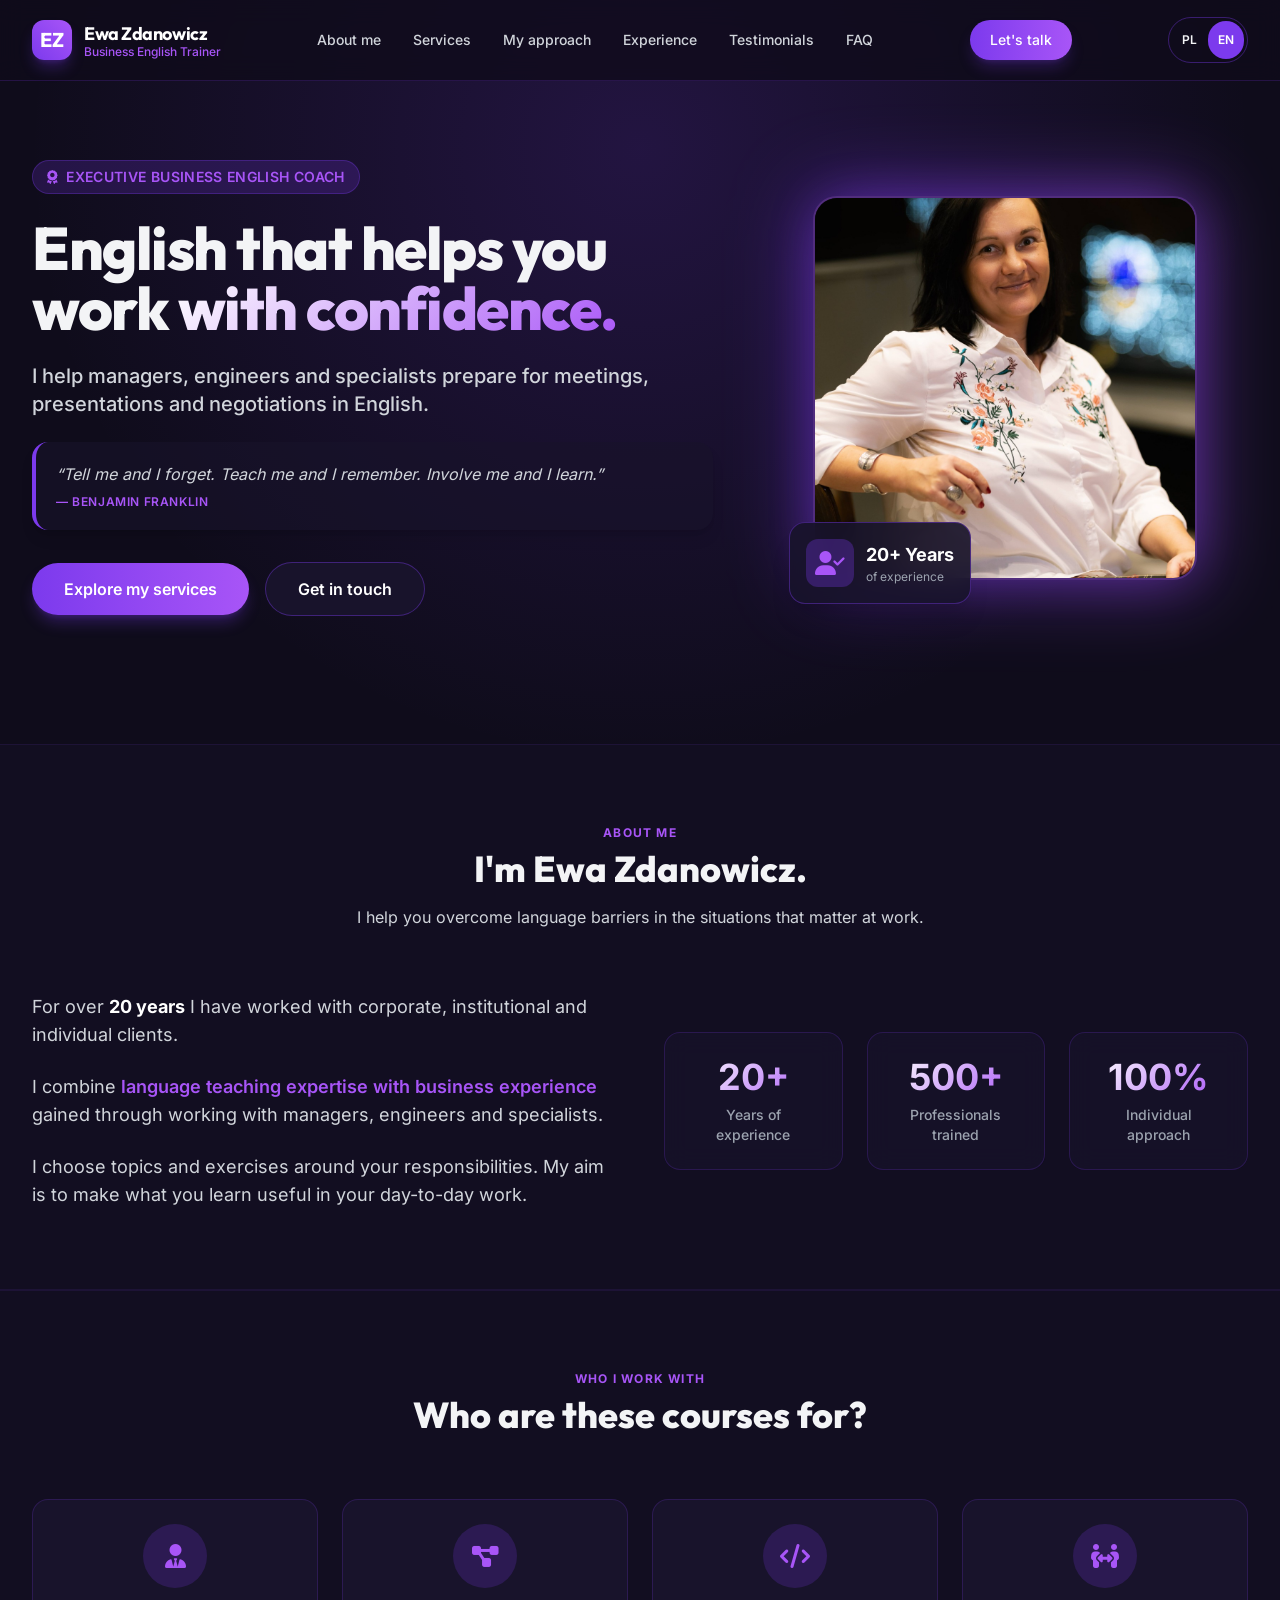
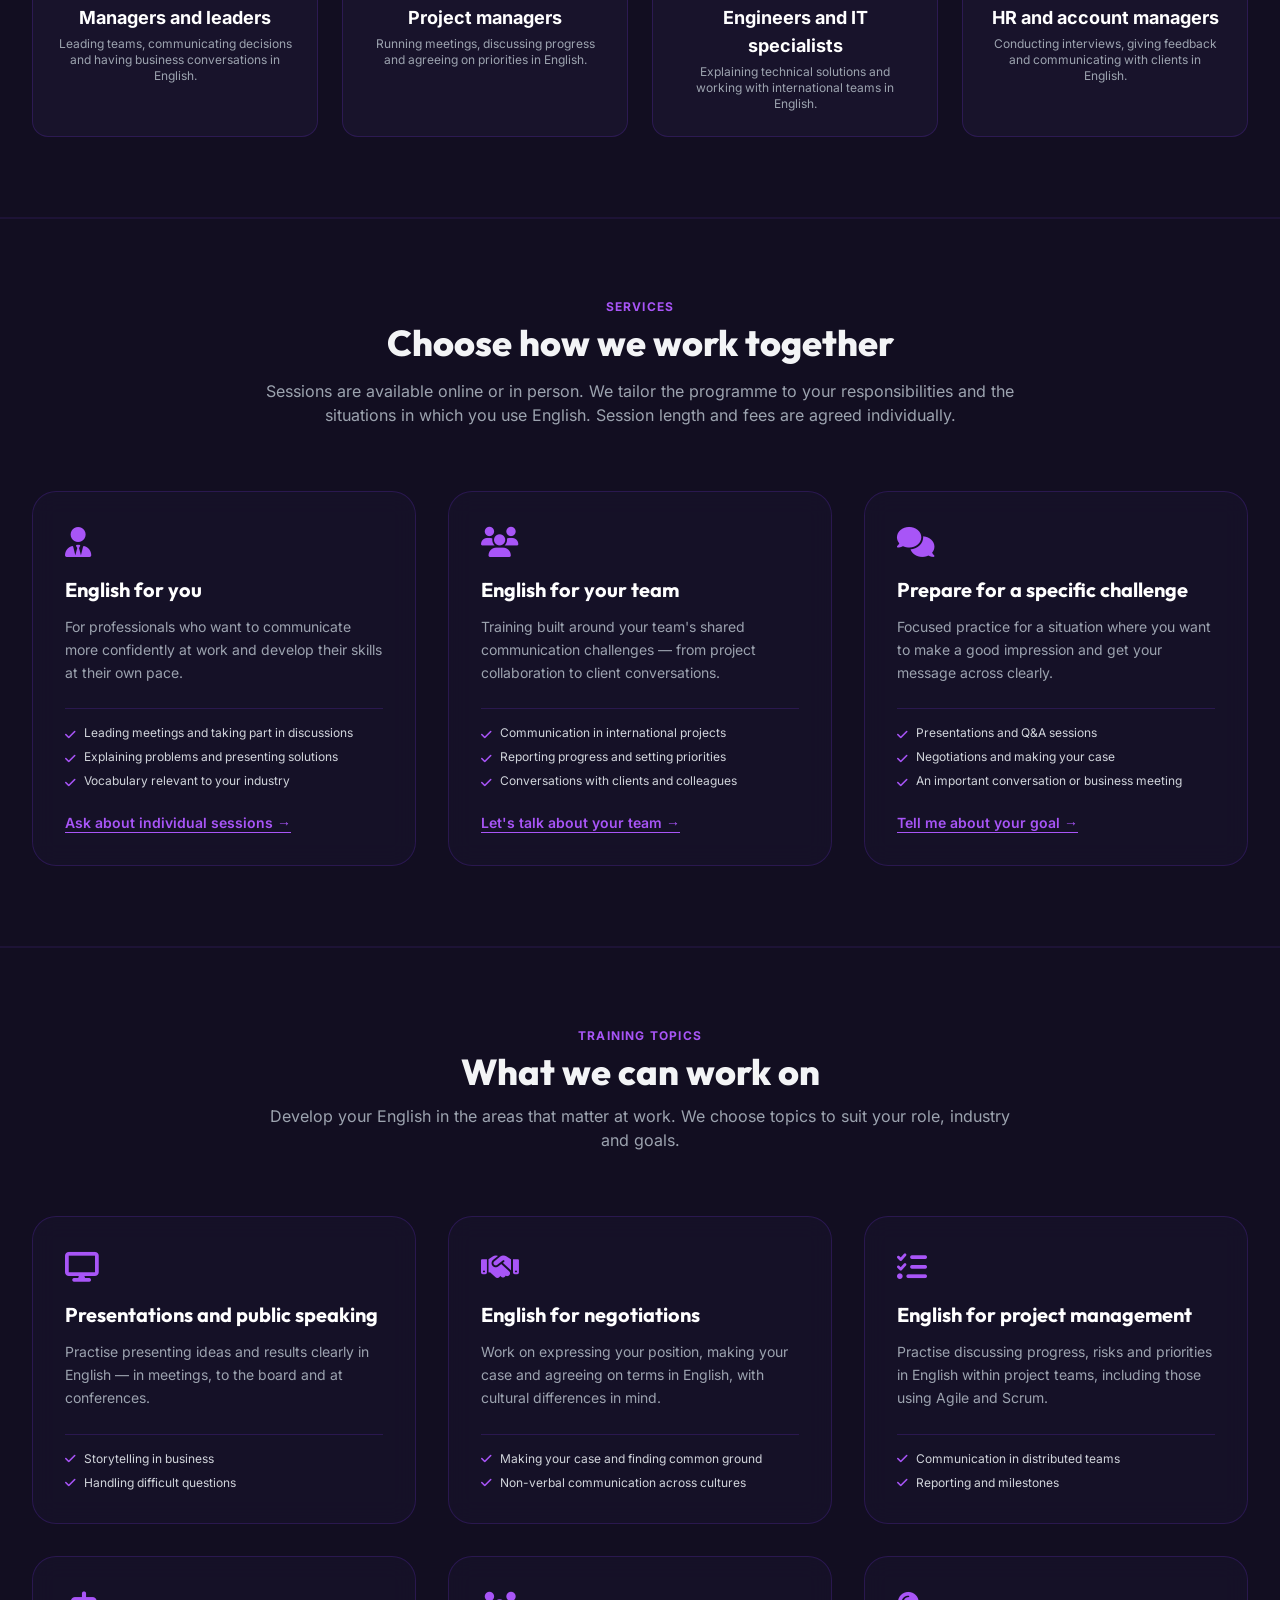
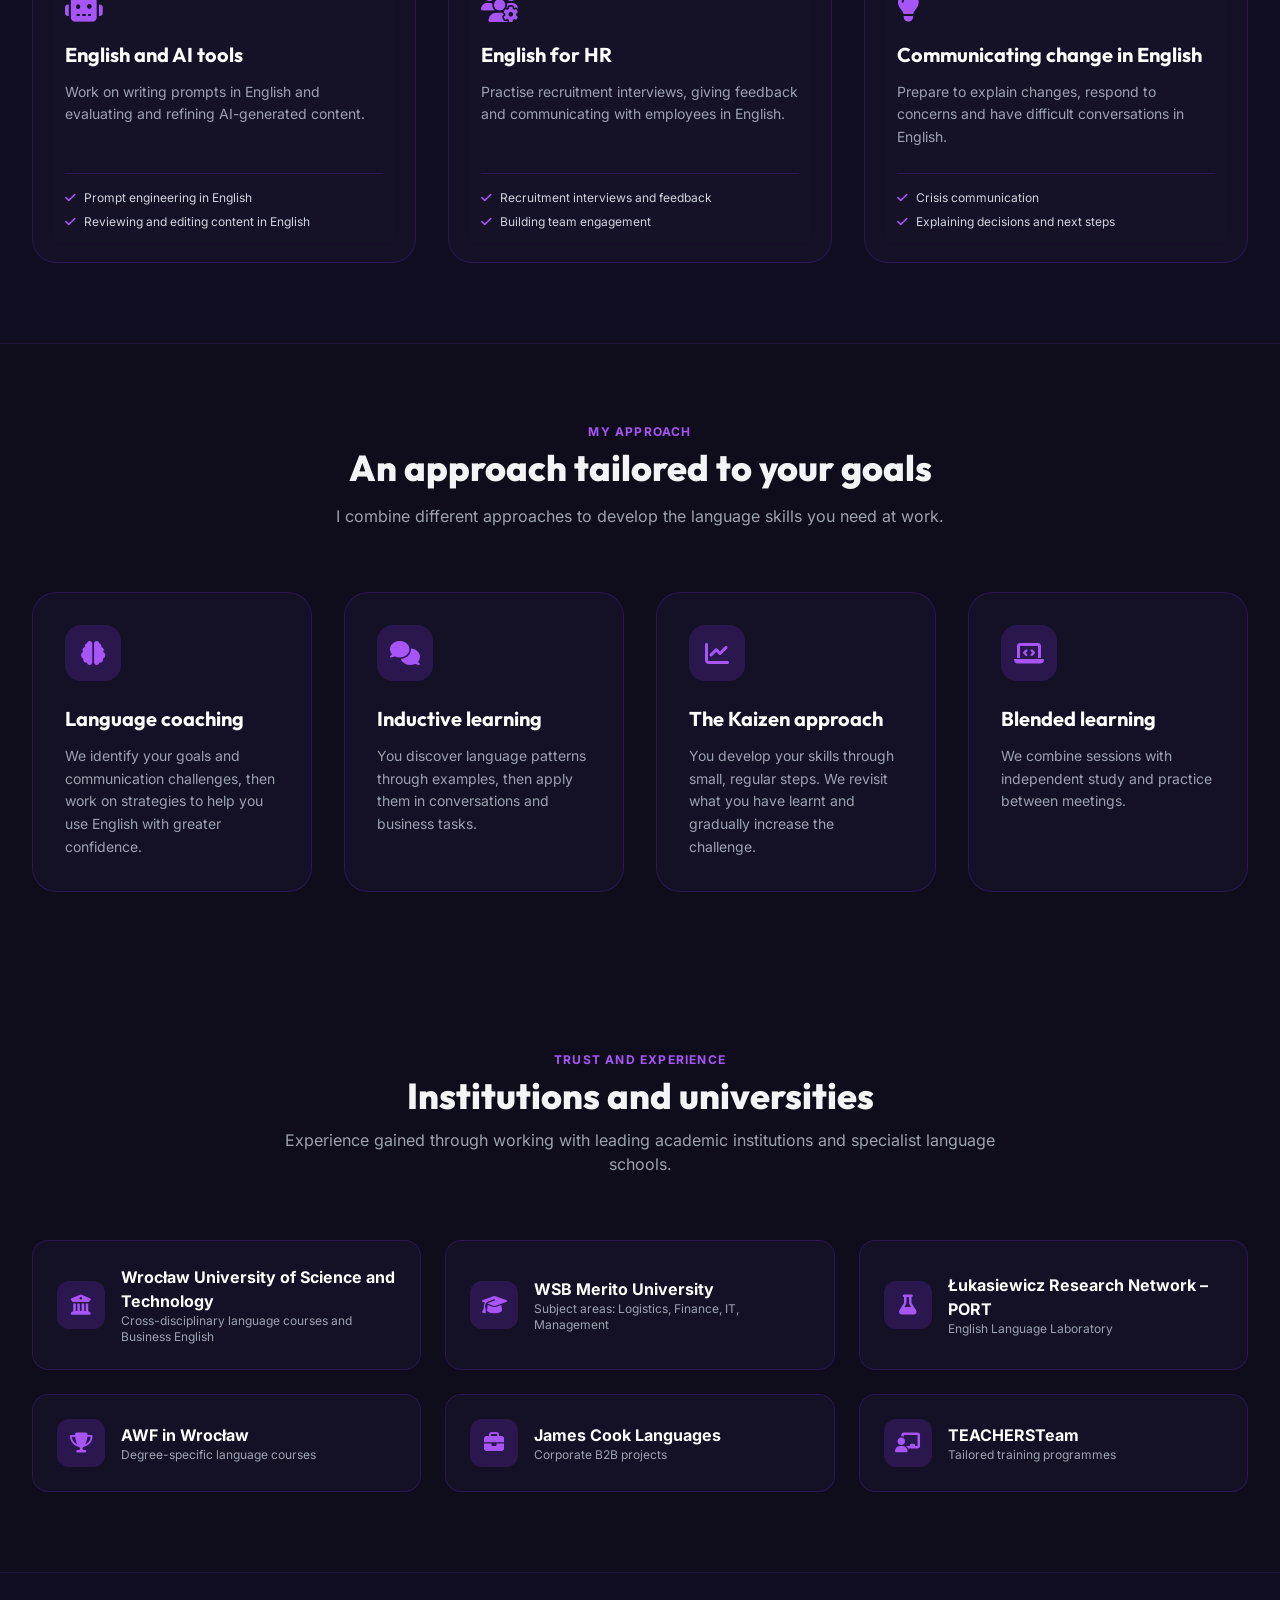
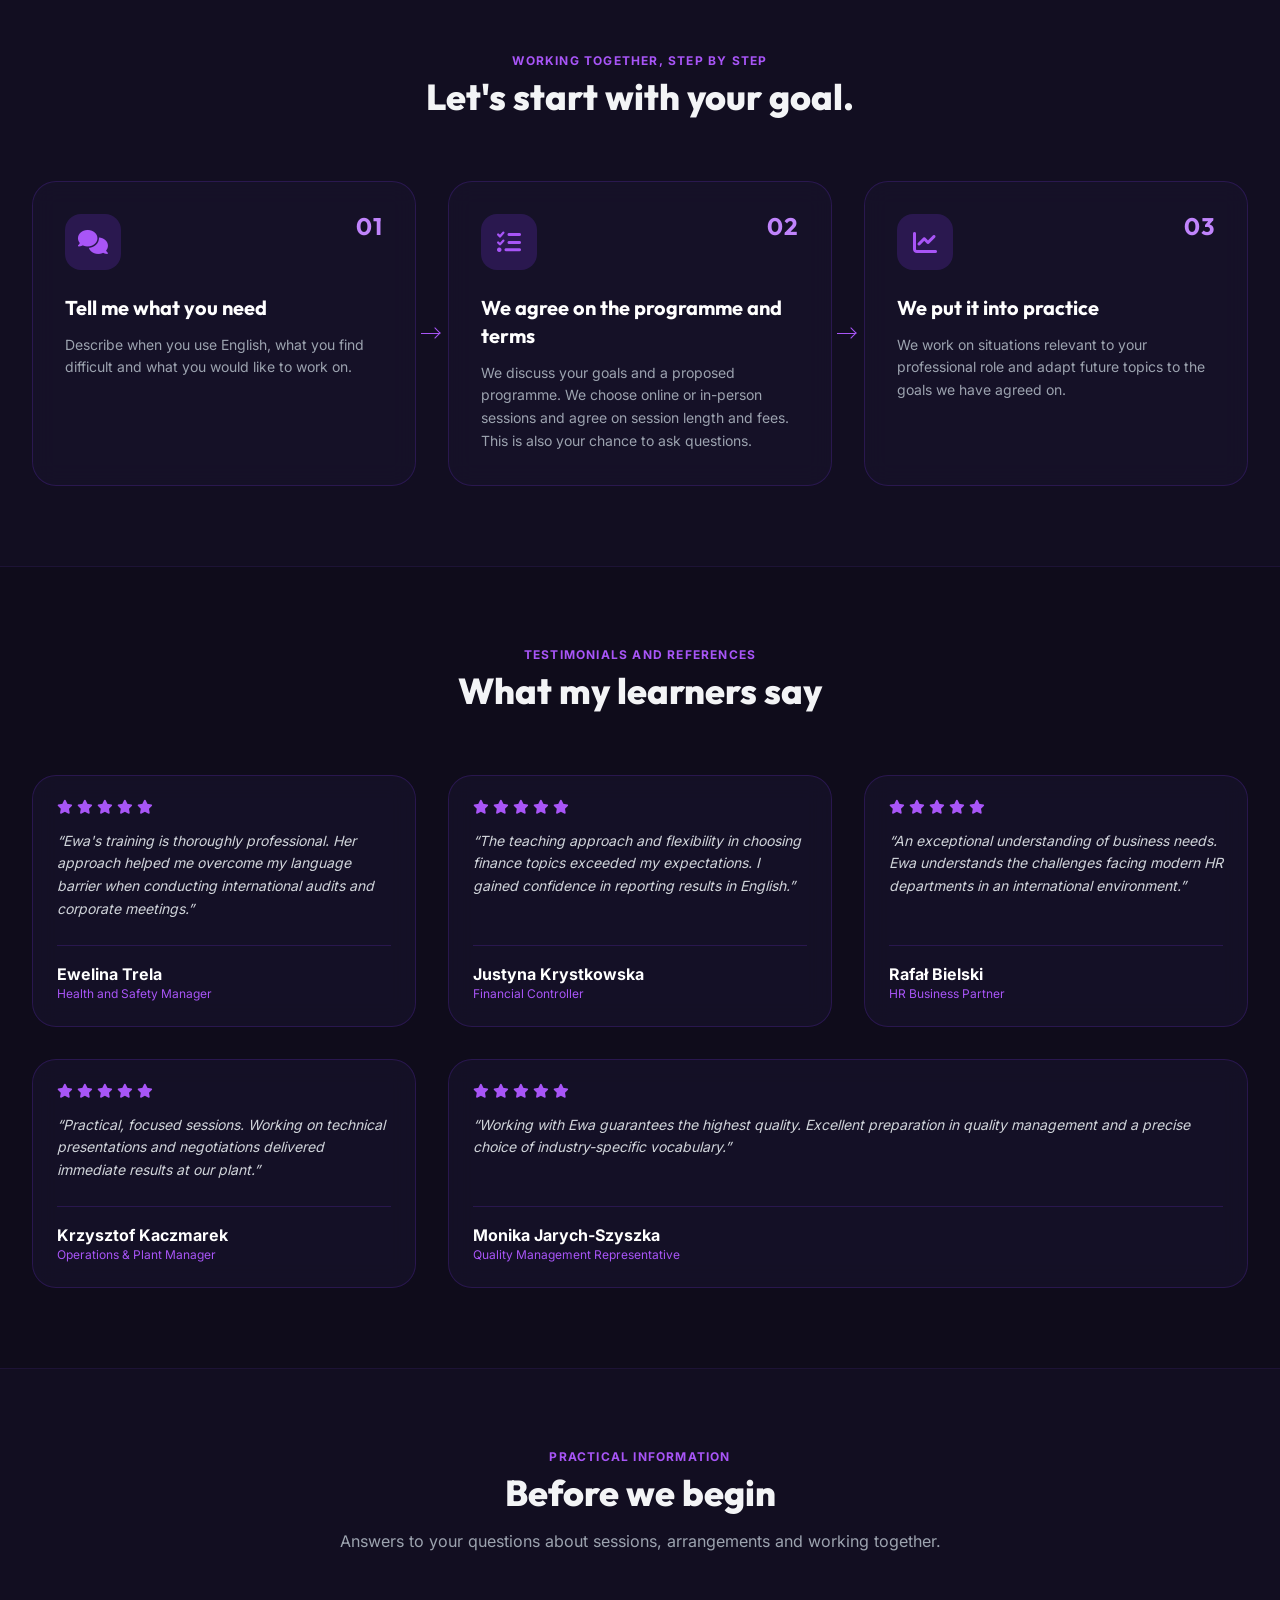
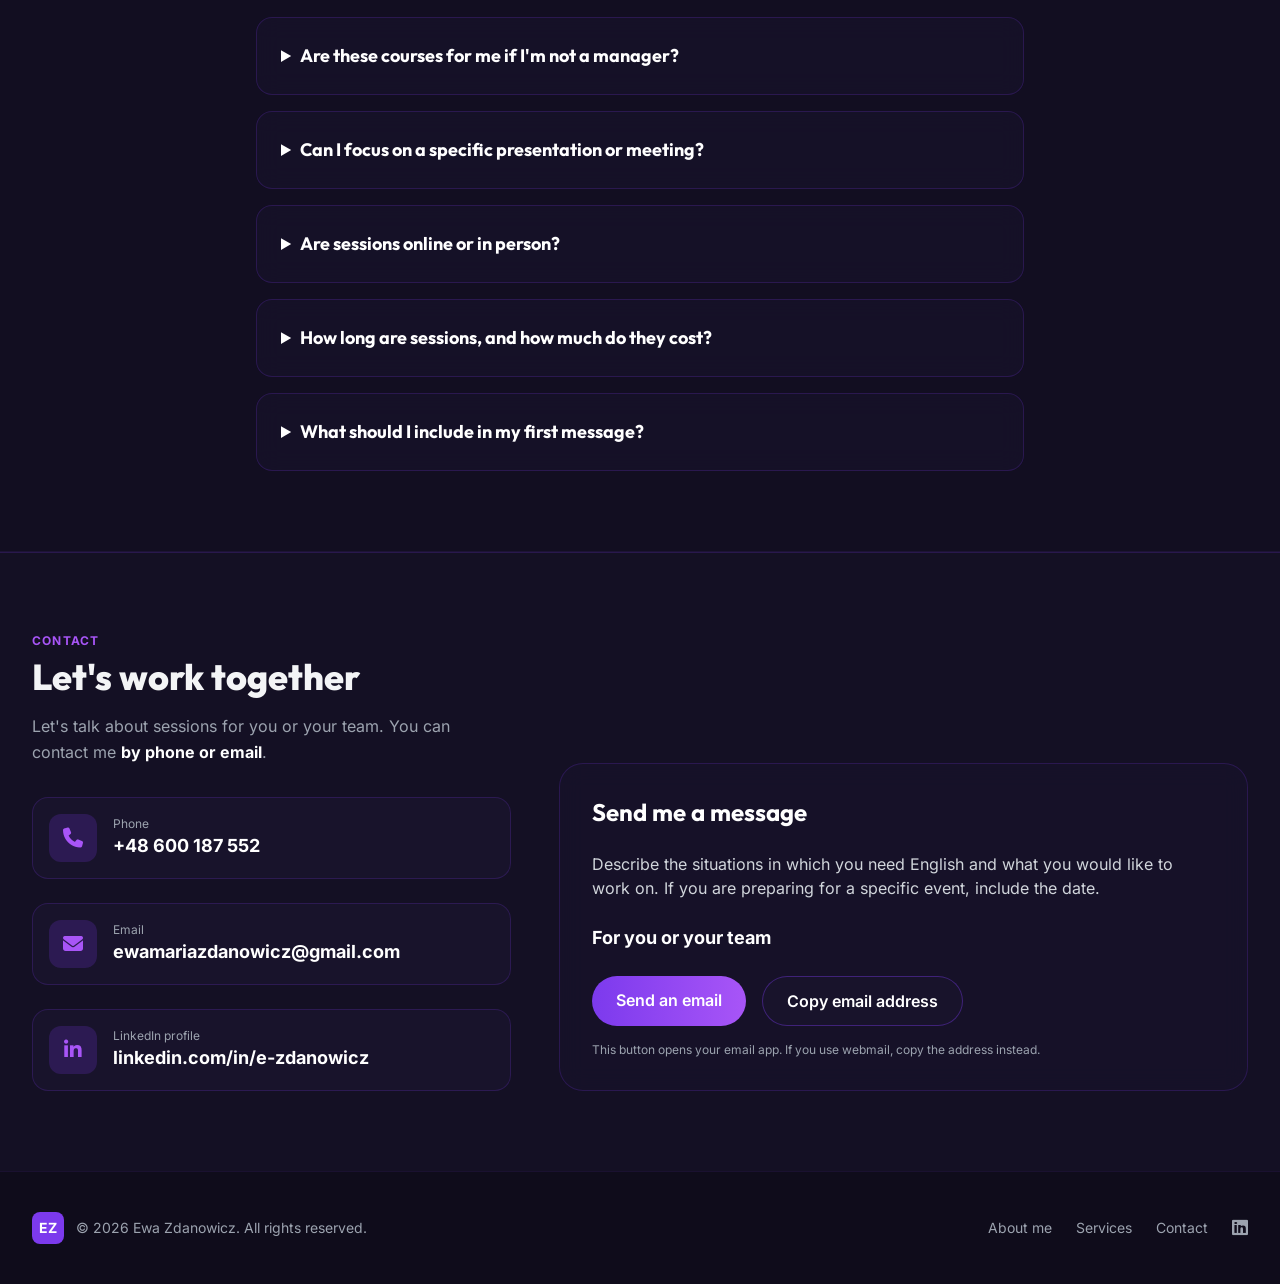
<file: en.html>
<!DOCTYPE html>
<html lang="en" class="scroll-smooth">
<head>
    <meta charset="UTF-8">
    <meta name="viewport" content="width=device-width, initial-scale=1.0">
    <title>Ewa Zdanowicz | Business English Trainer & Executive Coach</title>
    <meta name="description" content="Business English with Ewa Zdanowicz. Tailored English training for managers, engineers and business teams.">
    <meta name="theme-color" content="#0f0c1b">
    <meta property="og:type" content="website">
    <meta property="og:locale" content="en_GB">
    <meta property="og:title" content="Ewa Zdanowicz | Business English">
    <meta property="og:description" content="Tailored Business English training for managers, engineers and business teams.">
    <meta name="twitter:card" content="summary">
    <!-- Local fonts and icons -->
    <link rel="stylesheet" href="assets/css/fontawesome.css">
    <link rel="stylesheet" href="assets/css/fonts.css">

<style>
        [hidden] { display: none !important; }
        html { scroll-padding-top: 6rem; }
        :focus-visible { outline: 3px solid #c084fc; outline-offset: 4px; }
        .skip-link { position: fixed; top: 0; left: 1rem; z-index: 100; padding: 1rem; background: #18132b; color: white; transform: translateY(-120%); }
        .skip-link:focus { transform: translateY(0); }
        @media (prefers-reduced-motion: reduce) {
            html { scroll-behavior: auto !important; }
            *, *::before, *::after { animation: none !important; transition: none !important; }
        }
        body {
            background-color: #0f0c1b;
            color: #f3f4f6;
            font-family: 'Inter', sans-serif;
            overflow-x: hidden;
        }

        .bg-glow {
            background: radial-gradient(circle at 50% 20%, rgba(124, 58, 237, 0.18) 0%, rgba(15, 12, 27, 0) 70%);
        }

        .purple-card {
            background: rgba(24, 19, 43, 0.7);
            backdrop-filter: blur(12px);
            border: 1px solid rgba(124, 58, 237, 0.2);
            transition: all 0.3s cubic-bezier(0.4, 0, 0.2, 1);
        }

        .purple-card:hover {
            border-color: rgba(168, 85, 247, 0.5);
            box-shadow: 0 10px 30px -10px rgba(124, 58, 237, 0.3);
            transform: translateY(-4px);
        }

        .purple-glow-box {
            box-shadow: 0 0 50px -10px rgba(124, 58, 237, 0.4);
        }

        .text-gradient {
            background: linear-gradient(135deg, #ffffff 0%, #a855f7 100%);
            -webkit-background-clip: text;
            -webkit-text-fill-color: transparent;
        }

        .text-gradient-purple {
            background: linear-gradient(135deg, #c084fc 0%, #7c3aed 100%);
            -webkit-background-clip: text;
            -webkit-text-fill-color: transparent;
        }
    </style>
<style>
.hero-layout{display:grid;grid-template-columns:minmax(0,1fr);gap:40px;align-items:center}.hero-followup>div:first-child{margin-top:0}
@media(min-width:1024px){.hero-layout{grid-template-columns:minmax(0,7fr) minmax(0,5fr);column-gap:48px;row-gap:24px}.hero-intro{grid-column:1;grid-row:1;align-self:end}.hero-photo{grid-column:2;grid-row:1 / 3}.hero-followup{grid-column:1;grid-row:2;align-self:start}}
#mobileMenuBtn{min-width:48px;min-height:48px}
</style>
<style>
/* Sequential cooperation steps; retain the original card design. */
#process .process-path{list-style:none;margin:0;padding:0}
#process .process-step{position:relative}
#process .process-number{position:absolute;top:32px;right:32px;color:#c084fc;font-family:'Outfit',sans-serif;font-size:24px;font-weight:700;line-height:1;letter-spacing:.04em}
#process .process-step:not(:last-child)::after{content:"";position:absolute;left:calc(50% - 4px);bottom:-23px;width:8px;height:8px;border-right:1.5px solid #a855f7;border-bottom:1.5px solid #a855f7;transform:rotate(45deg);pointer-events:none}
#process .process-step:not(:last-child)::before{content:"";position:absolute;left:50%;bottom:-22px;height:16px;border-left:1.5px solid #a855f7;pointer-events:none}
@media(min-width:768px){
#process .process-step:not(:last-child)::after{left:auto;bottom:auto;right:-24px;top:calc(50% - 4px);transform:rotate(-45deg)}
#process .process-step:not(:last-child)::before{left:auto;bottom:auto;right:-24px;top:50%;height:0;width:18px;border-left:0;border-top:1.5px solid #a855f7}
}
</style>

<style id="mobile-readability">
/* Phone-only readability adjustments; desktop styling stays unchanged. */
@media (max-width: 767px) {
    main > section[id] { padding-top: 48px; padding-bottom: 48px; }
    main > section[id] .mb-16 { margin-bottom: 32px; }
    #audience p.text-xs,
    #topics ul.text-xs,
    #services ul.text-xs,
    #clients p.text-xs,
    #testimonials div.text-xs,
    #about div.text-xs,
    #contact p.text-xs,
    #contact div.text-xs { font-size: 14px; line-height: 1.5; }
    #topics .purple-card,
    #services .purple-card,
    #methodology .purple-card,
    #process .purple-card,
    #contact .purple-card { padding: 24px; }
    #process .process-number { top: 24px; right: 24px; }
    #mobileMenu { max-height: calc(100dvh - 80px); overflow-y: auto; }
}
</style>
    <!-- Static Tailwind 3.4.17 styles: update explicitly when adding utility classes. -->
    <style id="tailwind-static">*, ::before, ::after{--tw-border-spacing-x:0;--tw-border-spacing-y:0;--tw-translate-x:0;--tw-translate-y:0;--tw-rotate:0;--tw-skew-x:0;--tw-skew-y:0;--tw-scale-x:1;--tw-scale-y:1;--tw-pan-x: ;--tw-pan-y: ;--tw-pinch-zoom: ;--tw-scroll-snap-strictness:proximity;--tw-gradient-from-position: ;--tw-gradient-via-position: ;--tw-gradient-to-position: ;--tw-ordinal: ;--tw-slashed-zero: ;--tw-numeric-figure: ;--tw-numeric-spacing: ;--tw-numeric-fraction: ;--tw-ring-inset: ;--tw-ring-offset-width:0px;--tw-ring-offset-color:#fff;--tw-ring-color:rgb(59 130 246 / 0.5);--tw-ring-offset-shadow:0 0 #0000;--tw-ring-shadow:0 0 #0000;--tw-shadow:0 0 #0000;--tw-shadow-colored:0 0 #0000;--tw-blur: ;--tw-brightness: ;--tw-contrast: ;--tw-grayscale: ;--tw-hue-rotate: ;--tw-invert: ;--tw-saturate: ;--tw-sepia: ;--tw-drop-shadow: ;--tw-backdrop-blur: ;--tw-backdrop-brightness: ;--tw-backdrop-contrast: ;--tw-backdrop-grayscale: ;--tw-backdrop-hue-rotate: ;--tw-backdrop-invert: ;--tw-backdrop-opacity: ;--tw-backdrop-saturate: ;--tw-backdrop-sepia: ;--tw-contain-size: ;--tw-contain-layout: ;--tw-contain-paint: ;--tw-contain-style: }::backdrop{--tw-border-spacing-x:0;--tw-border-spacing-y:0;--tw-translate-x:0;--tw-translate-y:0;--tw-rotate:0;--tw-skew-x:0;--tw-skew-y:0;--tw-scale-x:1;--tw-scale-y:1;--tw-pan-x: ;--tw-pan-y: ;--tw-pinch-zoom: ;--tw-scroll-snap-strictness:proximity;--tw-gradient-from-position: ;--tw-gradient-via-position: ;--tw-gradient-to-position: ;--tw-ordinal: ;--tw-slashed-zero: ;--tw-numeric-figure: ;--tw-numeric-spacing: ;--tw-numeric-fraction: ;--tw-ring-inset: ;--tw-ring-offset-width:0px;--tw-ring-offset-color:#fff;--tw-ring-color:rgb(59 130 246 / 0.5);--tw-ring-offset-shadow:0 0 #0000;--tw-ring-shadow:0 0 #0000;--tw-shadow:0 0 #0000;--tw-shadow-colored:0 0 #0000;--tw-blur: ;--tw-brightness: ;--tw-contrast: ;--tw-grayscale: ;--tw-hue-rotate: ;--tw-invert: ;--tw-saturate: ;--tw-sepia: ;--tw-drop-shadow: ;--tw-backdrop-blur: ;--tw-backdrop-brightness: ;--tw-backdrop-contrast: ;--tw-backdrop-grayscale: ;--tw-backdrop-hue-rotate: ;--tw-backdrop-invert: ;--tw-backdrop-opacity: ;--tw-backdrop-saturate: ;--tw-backdrop-sepia: ;--tw-contain-size: ;--tw-contain-layout: ;--tw-contain-paint: ;--tw-contain-style: }/* ! tailwindcss v3.4.17 | MIT License | https://tailwindcss.com */*,::after,::before{box-sizing:border-box;border-width:0;border-style:solid;border-color:#e5e7eb}::after,::before{--tw-content:''}:host,html{line-height:1.5;-webkit-text-size-adjust:100%;-moz-tab-size:4;tab-size:4;font-family:Inter, sans-serif;font-feature-settings:normal;font-variation-settings:normal;-webkit-tap-highlight-color:transparent}body{margin:0;line-height:inherit}hr{height:0;color:inherit;border-top-width:1px}abbr:where([title]){-webkit-text-decoration:underline dotted;text-decoration:underline dotted}h1,h2,h3,h4,h5,h6{font-size:inherit;font-weight:inherit}a{color:inherit;text-decoration:inherit}b,strong{font-weight:bolder}code,kbd,pre,samp{font-family:ui-monospace, SFMono-Regular, Menlo, Monaco, Consolas, "Liberation Mono", "Courier New", monospace;font-feature-settings:normal;font-variation-settings:normal;font-size:1em}small{font-size:80%}sub,sup{font-size:75%;line-height:0;position:relative;vertical-align:baseline}sub{bottom:-.25em}sup{top:-.5em}table{text-indent:0;border-color:inherit;border-collapse:collapse}button,input,optgroup,select,textarea{font-family:inherit;font-feature-settings:inherit;font-variation-settings:inherit;font-size:100%;font-weight:inherit;line-height:inherit;letter-spacing:inherit;color:inherit;margin:0;padding:0}button,select{text-transform:none}button,input:where([type=button]),input:where([type=reset]),input:where([type=submit]){-webkit-appearance:button;background-color:transparent;background-image:none}:-moz-focusring{outline:auto}:-moz-ui-invalid{box-shadow:none}progress{vertical-align:baseline}::-webkit-inner-spin-button,::-webkit-outer-spin-button{height:auto}[type=search]{-webkit-appearance:textfield;outline-offset:-2px}::-webkit-search-decoration{-webkit-appearance:none}::-webkit-file-upload-button{-webkit-appearance:button;font:inherit}summary{display:list-item}blockquote,dd,dl,figure,h1,h2,h3,h4,h5,h6,hr,p,pre{margin:0}fieldset{margin:0;padding:0}legend{padding:0}menu,ol,ul{list-style:none;margin:0;padding:0}dialog{padding:0}textarea{resize:vertical}input::placeholder,textarea::placeholder{opacity:1;color:#9ca3af}[role=button],button{cursor:pointer}:disabled{cursor:default}audio,canvas,embed,iframe,img,object,svg,video{display:block;vertical-align:middle}img,video{max-width:100%;height:auto}[hidden]:where(:not([hidden=until-found])){display:none}.sr-only{position:absolute;width:1px;height:1px;padding:0;margin:-1px;overflow:hidden;clip:rect(0, 0, 0, 0);white-space:nowrap;border-width:0}.fixed{position:fixed}.absolute{position:absolute}.relative{position:relative}.-inset-1{inset:-0.25rem}.-bottom-6{bottom:-1.5rem}.-left-6{left:-1.5rem}.left-0{left:0px}.top-0{top:0px}.z-10{z-index:10}.z-50{z-index:50}.mx-auto{margin-left:auto;margin-right:auto}.my-6{margin-top:1.5rem;margin-bottom:1.5rem}.-mt-1{margin-top:-0.25rem}.mb-1{margin-bottom:0.25rem}.mb-16{margin-bottom:4rem}.mb-2{margin-bottom:0.5rem}.mb-3{margin-bottom:0.75rem}.mb-4{margin-bottom:1rem}.mb-6{margin-bottom:1.5rem}.mt-1{margin-top:0.25rem}.mt-2{margin-top:0.5rem}.mt-3{margin-top:0.75rem}.mt-4{margin-top:1rem}.mt-6{margin-top:1.5rem}.mt-auto{margin-top:auto}.block{display:block}.inline-block{display:inline-block}.flex{display:flex}.inline-flex{display:inline-flex}.grid{display:grid}.hidden{display:none}.aspect-square{aspect-ratio:1 / 1}.h-10{height:2.5rem}.h-12{height:3rem}.h-14{height:3.5rem}.h-16{height:4rem}.h-20{height:5rem}.h-8{height:2rem}.h-full{height:100%}.w-10{width:2.5rem}.w-12{width:3rem}.w-14{width:3.5rem}.w-16{width:4rem}.w-72{width:18rem}.w-8{width:2rem}.w-full{width:100%}.max-w-2xl{max-width:42rem}.max-w-3xl{max-width:48rem}.max-w-7xl{max-width:80rem}.flex-shrink-0{flex-shrink:0}@keyframes pulse{50%{opacity:.5}}.animate-pulse{animation:pulse 2s cubic-bezier(0.4, 0, 0.6, 1) infinite}.cursor-pointer{cursor:pointer}.grid-cols-1{grid-template-columns:repeat(1, minmax(0, 1fr))}.flex-col{flex-direction:column}.items-start{align-items:flex-start}.items-center{align-items:center}.justify-center{justify-content:center}.justify-between{justify-content:space-between}.gap-1{gap:0.25rem}.gap-12{gap:3rem}.gap-2{gap:0.5rem}.gap-3{gap:0.75rem}.gap-4{gap:1rem}.gap-6{gap:1.5rem}.gap-8{gap:2rem}.space-y-2 > :not([hidden]) ~ :not([hidden]){--tw-space-y-reverse:0;margin-top:calc(0.5rem * calc(1 - var(--tw-space-y-reverse)));margin-bottom:calc(0.5rem * var(--tw-space-y-reverse))}.space-y-3 > :not([hidden]) ~ :not([hidden]){--tw-space-y-reverse:0;margin-top:calc(0.75rem * calc(1 - var(--tw-space-y-reverse)));margin-bottom:calc(0.75rem * var(--tw-space-y-reverse))}.space-y-4 > :not([hidden]) ~ :not([hidden]){--tw-space-y-reverse:0;margin-top:calc(1rem * calc(1 - var(--tw-space-y-reverse)));margin-bottom:calc(1rem * var(--tw-space-y-reverse))}.space-y-6 > :not([hidden]) ~ :not([hidden]){--tw-space-y-reverse:0;margin-top:calc(1.5rem * calc(1 - var(--tw-space-y-reverse)));margin-bottom:calc(1.5rem * var(--tw-space-y-reverse))}.space-y-8 > :not([hidden]) ~ :not([hidden]){--tw-space-y-reverse:0;margin-top:calc(2rem * calc(1 - var(--tw-space-y-reverse)));margin-bottom:calc(2rem * var(--tw-space-y-reverse))}.overflow-hidden{overflow:hidden}.scroll-smooth{scroll-behavior:smooth}.break-all{word-break:break-all}.rounded-2xl{border-radius:1rem}.rounded-3xl{border-radius:1.5rem}.rounded-full{border-radius:9999px}.rounded-lg{border-radius:0.5rem}.rounded-xl{border-radius:0.75rem}.border{border-width:1px}.border-2{border-width:2px}.border-y{border-top-width:1px;border-bottom-width:1px}.border-b{border-bottom-width:1px}.border-l-4{border-left-width:4px}.border-t{border-top-width:1px}.border-brand-lightPurple\/40{border-color:rgb(168 85 247 / 0.4)}.border-brand-purple{--tw-border-opacity:1;border-color:rgb(124 58 237 / var(--tw-border-opacity, 1))}.border-brand-purple\/10{border-color:rgb(124 58 237 / 0.1)}.border-brand-purple\/20{border-color:rgb(124 58 237 / 0.2)}.border-brand-purple\/30{border-color:rgb(124 58 237 / 0.3)}.border-brand-purple\/40{border-color:rgb(124 58 237 / 0.4)}.bg-brand-dark{--tw-bg-opacity:1;background-color:rgb(15 12 27 / var(--tw-bg-opacity, 1))}.bg-brand-card{--tw-bg-opacity:1;background-color:rgb(24 19 43 / var(--tw-bg-opacity, 1))}.bg-brand-card\/40{background-color:rgb(24 19 43 / 0.4)}.bg-brand-card\/60{background-color:rgb(24 19 43 / 0.6)}.bg-brand-card\/90{background-color:rgb(24 19 43 / 0.9)}.bg-brand-dark\/80{background-color:rgb(15 12 27 / 0.8)}.bg-brand-purple{--tw-bg-opacity:1;background-color:rgb(124 58 237 / var(--tw-bg-opacity, 1))}.bg-brand-purple\/20{background-color:rgb(124 58 237 / 0.2)}.bg-brand-purple\/30{background-color:rgb(124 58 237 / 0.3)}.bg-gradient-to-r{background-image:linear-gradient(to right, var(--tw-gradient-stops))}.bg-gradient-to-tr{background-image:linear-gradient(to top right, var(--tw-gradient-stops))}.from-brand-purple{--tw-gradient-from:#7c3aed var(--tw-gradient-from-position);--tw-gradient-to:rgb(124 58 237 / 0) var(--tw-gradient-to-position);--tw-gradient-stops:var(--tw-gradient-from), var(--tw-gradient-to)}.to-brand-lightPurple{--tw-gradient-to:#a855f7 var(--tw-gradient-to-position)}.object-cover{object-fit:cover}.object-center{object-position:center}.p-4{padding:1rem}.p-6{padding:1.5rem}.p-8{padding:2rem}.px-3\.5{padding-left:0.875rem;padding-right:0.875rem}.px-4{padding-left:1rem;padding-right:1rem}.px-5{padding-left:1.25rem;padding-right:1.25rem}.px-6{padding-left:1.5rem;padding-right:1.5rem}.px-8{padding-left:2rem;padding-right:2rem}.py-1\.5{padding-top:0.375rem;padding-bottom:0.375rem}.py-10{padding-top:2.5rem;padding-bottom:2.5rem}.py-2{padding-top:0.5rem;padding-bottom:0.5rem}.py-2\.5{padding-top:0.625rem;padding-bottom:0.625rem}.py-20{padding-top:5rem;padding-bottom:5rem}.py-3{padding-top:0.75rem;padding-bottom:0.75rem}.py-3\.5{padding-top:0.875rem;padding-bottom:0.875rem}.pb-20{padding-bottom:5rem}.pb-6{padding-bottom:1.5rem}.pt-2{padding-top:0.5rem}.pt-32{padding-top:8rem}.pt-4{padding-top:1rem}.text-left{text-align:left}.text-center{text-align:center}.font-heading{font-family:Outfit, sans-serif}.text-2xl{font-size:1.5rem;line-height:2rem}.text-3xl{font-size:1.875rem;line-height:2.25rem}.text-base{font-size:1rem;line-height:1.5rem}.text-lg{font-size:1.125rem;line-height:1.75rem}.text-sm{font-size:0.875rem;line-height:1.25rem}.text-xl{font-size:1.25rem;line-height:1.75rem}.text-xs{font-size:0.75rem;line-height:1rem}.font-bold{font-weight:700}.font-extrabold{font-weight:800}.font-medium{font-weight:500}.font-semibold{font-weight:600}.uppercase{text-transform:uppercase}.italic{font-style:italic}.leading-relaxed{line-height:1.625}.leading-tight{line-height:1.25}.tracking-tight{letter-spacing:-0.025em}.tracking-wide{letter-spacing:0.025em}.tracking-wider{letter-spacing:0.05em}.tracking-widest{letter-spacing:0.1em}.text-brand-textLight{--tw-text-opacity:1;color:rgb(243 244 246 / var(--tw-text-opacity, 1))}.text-brand-lightPurple{--tw-text-opacity:1;color:rgb(168 85 247 / var(--tw-text-opacity, 1))}.text-gray-300{--tw-text-opacity:1;color:rgb(209 213 219 / var(--tw-text-opacity, 1))}.text-gray-400{--tw-text-opacity:1;color:rgb(156 163 175 / var(--tw-text-opacity, 1))}.text-white{--tw-text-opacity:1;color:rgb(255 255 255 / var(--tw-text-opacity, 1))}.underline{-webkit-text-decoration-line:underline;text-decoration-line:underline}.underline-offset-4{text-underline-offset:4px}.opacity-50{opacity:0.5}.shadow-lg{--tw-shadow:0 10px 15px -3px rgb(0 0 0 / 0.1), 0 4px 6px -4px rgb(0 0 0 / 0.1);--tw-shadow-colored:0 10px 15px -3px var(--tw-shadow-color), 0 4px 6px -4px var(--tw-shadow-color);box-shadow:var(--tw-ring-offset-shadow, 0 0 #0000), var(--tw-ring-shadow, 0 0 #0000), var(--tw-shadow)}.shadow-xl{--tw-shadow:0 20px 25px -5px rgb(0 0 0 / 0.1), 0 8px 10px -6px rgb(0 0 0 / 0.1);--tw-shadow-colored:0 20px 25px -5px var(--tw-shadow-color), 0 8px 10px -6px var(--tw-shadow-color);box-shadow:var(--tw-ring-offset-shadow, 0 0 #0000), var(--tw-ring-shadow, 0 0 #0000), var(--tw-shadow)}.shadow-brand-purple\/25{--tw-shadow-color:rgb(124 58 237 / 0.25);--tw-shadow:var(--tw-shadow-colored)}.shadow-brand-purple\/30{--tw-shadow-color:rgb(124 58 237 / 0.3);--tw-shadow:var(--tw-shadow-colored)}.blur-2xl{--tw-blur:blur(40px);filter:var(--tw-blur) var(--tw-brightness) var(--tw-contrast) var(--tw-grayscale) var(--tw-hue-rotate) var(--tw-invert) var(--tw-saturate) var(--tw-sepia) var(--tw-drop-shadow)}.filter{filter:var(--tw-blur) var(--tw-brightness) var(--tw-contrast) var(--tw-grayscale) var(--tw-hue-rotate) var(--tw-invert) var(--tw-saturate) var(--tw-sepia) var(--tw-drop-shadow)}.backdrop-blur-md{--tw-backdrop-blur:blur(12px);-webkit-backdrop-filter:var(--tw-backdrop-blur) var(--tw-backdrop-brightness) var(--tw-backdrop-contrast) var(--tw-backdrop-grayscale) var(--tw-backdrop-hue-rotate) var(--tw-backdrop-invert) var(--tw-backdrop-opacity) var(--tw-backdrop-saturate) var(--tw-backdrop-sepia);backdrop-filter:var(--tw-backdrop-blur) var(--tw-backdrop-brightness) var(--tw-backdrop-contrast) var(--tw-backdrop-grayscale) var(--tw-backdrop-hue-rotate) var(--tw-backdrop-invert) var(--tw-backdrop-opacity) var(--tw-backdrop-saturate) var(--tw-backdrop-sepia)}.transition-all{transition-property:all;transition-timing-function:cubic-bezier(0.4, 0, 0.2, 1);transition-duration:150ms}.transition-colors{transition-property:color, background-color, border-color, fill, stroke, -webkit-text-decoration-color;transition-property:color, background-color, border-color, text-decoration-color, fill, stroke;transition-property:color, background-color, border-color, text-decoration-color, fill, stroke, -webkit-text-decoration-color;transition-timing-function:cubic-bezier(0.4, 0, 0.2, 1);transition-duration:150ms}.transition-transform{transition-property:transform;transition-timing-function:cubic-bezier(0.4, 0, 0.2, 1);transition-duration:150ms}.selection\:bg-brand-purple *::selection{--tw-bg-opacity:1;background-color:rgb(124 58 237 / var(--tw-bg-opacity, 1))}.selection\:text-white *::selection{--tw-text-opacity:1;color:rgb(255 255 255 / var(--tw-text-opacity, 1))}.selection\:bg-brand-purple::selection{--tw-bg-opacity:1;background-color:rgb(124 58 237 / var(--tw-bg-opacity, 1))}.selection\:text-white::selection{--tw-text-opacity:1;color:rgb(255 255 255 / var(--tw-text-opacity, 1))}.hover\:scale-105:hover{--tw-scale-x:1.05;--tw-scale-y:1.05;transform:translate(var(--tw-translate-x), var(--tw-translate-y)) rotate(var(--tw-rotate)) skewX(var(--tw-skew-x)) skewY(var(--tw-skew-y)) scaleX(var(--tw-scale-x)) scaleY(var(--tw-scale-y))}.hover\:border-brand-lightPurple\/50:hover{border-color:rgb(168 85 247 / 0.5)}.hover\:bg-brand-purple\/20:hover{background-color:rgb(124 58 237 / 0.2)}.hover\:from-brand-deepPurple:hover{--tw-gradient-from:#6d28d9 var(--tw-gradient-from-position);--tw-gradient-to:rgb(109 40 217 / 0) var(--tw-gradient-to-position);--tw-gradient-stops:var(--tw-gradient-from), var(--tw-gradient-to)}.hover\:to-brand-purple:hover{--tw-gradient-to:#7c3aed var(--tw-gradient-to-position)}.hover\:text-brand-lightPurple:hover{--tw-text-opacity:1;color:rgb(168 85 247 / var(--tw-text-opacity, 1))}.hover\:text-white:hover{--tw-text-opacity:1;color:rgb(255 255 255 / var(--tw-text-opacity, 1))}.hover\:shadow-brand-purple\/40:hover{--tw-shadow-color:rgb(124 58 237 / 0.4);--tw-shadow:var(--tw-shadow-colored)}.group:hover .group-hover\:scale-105{--tw-scale-x:1.05;--tw-scale-y:1.05;transform:translate(var(--tw-translate-x), var(--tw-translate-y)) rotate(var(--tw-rotate)) skewX(var(--tw-skew-x)) skewY(var(--tw-skew-y)) scaleX(var(--tw-scale-x)) scaleY(var(--tw-scale-y))}.group:hover .group-hover\:scale-110{--tw-scale-x:1.1;--tw-scale-y:1.1;transform:translate(var(--tw-translate-x), var(--tw-translate-y)) rotate(var(--tw-rotate)) skewX(var(--tw-skew-x)) skewY(var(--tw-skew-y)) scaleX(var(--tw-scale-x)) scaleY(var(--tw-scale-y))}@media (min-width: 640px){.sm\:flex{display:flex}.sm\:w-80{width:20rem}.sm\:w-auto{width:auto}.sm\:grid-cols-2{grid-template-columns:repeat(2, minmax(0, 1fr))}.sm\:grid-cols-3{grid-template-columns:repeat(3, minmax(0, 1fr))}.sm\:flex-row{flex-direction:row}.sm\:p-5{padding:1.25rem}.sm\:px-6{padding-left:1.5rem;padding-right:1.5rem}.sm\:text-4xl{font-size:2.25rem;line-height:2.5rem}.sm\:text-5xl{font-size:3rem;line-height:1}.sm\:text-base{font-size:1rem;line-height:1.5rem}.sm\:text-lg{font-size:1.125rem;line-height:1.75rem}.sm\:text-sm{font-size:0.875rem;line-height:1.25rem}.sm\:text-xl{font-size:1.25rem;line-height:1.75rem}}@media (min-width: 768px){.md\:w-96{width:24rem}.md\:grid-cols-2{grid-template-columns:repeat(2, minmax(0, 1fr))}.md\:grid-cols-3{grid-template-columns:repeat(3, minmax(0, 1fr))}.md\:flex-row{flex-direction:row}.md\:pb-32{padding-bottom:8rem}.md\:pt-40{padding-top:10rem}}@media (min-width: 1024px){.lg\:col-span-2{grid-column:span 2 / span 2}.lg\:col-span-5{grid-column:span 5 / span 5}.lg\:col-span-7{grid-column:span 7 / span 7}.lg\:mx-0{margin-left:0px;margin-right:0px}.lg\:flex{display:flex}.lg\:hidden{display:none}.lg\:grid-cols-12{grid-template-columns:repeat(12, minmax(0, 1fr))}.lg\:grid-cols-2{grid-template-columns:repeat(2, minmax(0, 1fr))}.lg\:grid-cols-3{grid-template-columns:repeat(3, minmax(0, 1fr))}.lg\:grid-cols-4{grid-template-columns:repeat(4, minmax(0, 1fr))}.lg\:justify-start{justify-content:flex-start}.lg\:px-8{padding-left:2rem;padding-right:2rem}.lg\:text-left{text-align:left}.lg\:text-6xl{font-size:3.75rem;line-height:1}}</style>
    <link rel="icon" type="image/svg+xml" href="data:image/svg+xml,%3Csvg%20xmlns%3D%22http%3A%2F%2Fwww.w3.org%2F2000%2Fsvg%22%20viewBox%3D%220%200%2064%2064%22%3E%3Crect%20width%3D%2264%22%20height%3D%2264%22%20rx%3D%2216%22%20fill%3D%22%237c3aed%22%2F%3E%3Ctext%20x%3D%2232%22%20y%3D%2243%22%20text-anchor%3D%22middle%22%20font-family%3D%22Arial%2Csans-serif%22%20font-weight%3D%22700%22%20font-size%3D%2232%22%20fill%3D%22white%22%3EEZ%3C%2Ftext%3E%3C%2Fsvg%3E">
<style>
@media (min-width: 1024px) {
    #contact .contact-message { align-self: end; }
}
</style>
<link rel="alternate" hreflang="pl" href="./">
<link rel="alternate" hreflang="en" href="en.html">

<style id="language-navigation">
.language-switch { display:inline-flex; align-items:center; flex-shrink:0; border:1px solid rgba(124,58,237,.4); border-radius:9999px; padding:3px; font-size:12px; font-weight:600; }
.language-switch a { display:inline-flex; align-items:center; justify-content:center; min-width:36px; min-height:38px; border-radius:9999px; }
.language-switch a[aria-current="page"] { background:#7c3aed; color:#fff; }
.language-switch a:hover { background:rgba(124,58,237,.3); }
.language-switch a[aria-current="page"]:hover { background:#7c3aed; }
@media (max-width:1279px) and (min-width:1024px) { nav .desktop-links { gap:16px; } nav .contact-nav { display:none; } }
@media (max-width:639px) { nav .brand-copy { font-size:12px; } nav .brand-copy > span:first-child { font-size:14px; } nav .brand-copy > span:last-child { display:none; } nav .brand-link { gap:8px; } }
@media (max-width:359px) { nav .brand-copy { display:none; } }
</style>
</head>
<body class="bg-brand-dark text-brand-textLight selection:bg-brand-purple selection:text-white">
    <a href="#main" class="skip-link">Skip to content</a>

    <nav class="fixed top-0 left-0 w-full z-50 bg-brand-dark/80 backdrop-blur-md border-b border-brand-purple/20">
        <div class="max-w-7xl mx-auto px-4 sm:px-6 lg:px-8 h-20 flex items-center justify-between">
            <!-- Logo -->
            <a href="#" class="brand-link flex items-center gap-3 group">
                <div class="w-10 h-10 rounded-xl bg-gradient-to-tr from-brand-purple to-brand-lightPurple flex items-center justify-center font-heading font-bold text-white text-xl shadow-lg shadow-brand-purple/30 group-hover:scale-105 transition-transform">
                    EZ
                </div>
                <div class="brand-copy">
                    <span class="font-heading font-bold text-lg tracking-tight block text-white">Ewa Zdanowicz</span>
                    <span class="text-xs text-brand-lightPurple font-medium block -mt-1">Business English Trainer</span>
                </div>
            </a>

            <!-- Desktop Navigation -->
            <div class="desktop-links hidden lg:flex items-center gap-8 text-sm font-medium text-gray-300">
                <a href="#about" class="hover:text-brand-lightPurple transition-colors">About me</a>
                <a href="#services" class="hover:text-brand-lightPurple transition-colors">Services</a>
                <a href="#methodology" class="hover:text-brand-lightPurple transition-colors">My approach</a>
                <a href="#clients" class="hover:text-brand-lightPurple transition-colors">Experience</a>
                <a href="#testimonials" class="hover:text-brand-lightPurple transition-colors">Testimonials</a>
                <a href="#faq" class="hover:text-brand-lightPurple transition-colors">FAQ</a>
            </div>

            <!-- CTA Button -->
            <div class="contact-nav hidden sm:flex items-center gap-4">
                <a href="#contact" class="bg-gradient-to-r from-brand-purple to-brand-lightPurple hover:from-brand-deepPurple hover:to-brand-purple text-white px-5 py-2.5 rounded-full font-medium text-sm transition-all shadow-lg shadow-brand-purple/25 hover:shadow-brand-purple/40 hover:scale-105">
                    Let's talk
                </a>
            </div>

<div class="language-switch" role="group" aria-label="Website language"><a href="./" lang="pl" hreflang="pl" aria-label="Polski">PL</a><a href="en.html" lang="en" hreflang="en" aria-label="English" aria-current="page">EN</a></div>
            <!-- Mobile Menu Toggle Button -->
            <button id="mobileMenuBtn" type="button" aria-label="Open menu" aria-controls="mobileMenu" aria-expanded="false" class="lg:hidden text-gray-300 hover:text-white text-2xl">
                <i class="fa-solid fa-bars" aria-hidden="true"></i>
            </button>
        </div>

        <!-- Mobile Navigation Menu -->
        <div id="mobileMenu" class="hidden lg:hidden bg-brand-card border-b border-brand-purple/20 px-4 pt-2 pb-6 space-y-3">
            <a href="#about" class="block py-2 text-gray-300 hover:text-brand-lightPurple font-medium">About me</a>
            <a href="#services" class="block py-2 text-gray-300 hover:text-brand-lightPurple font-medium">Services</a>
            <a href="#methodology" class="block py-2 text-gray-300 hover:text-brand-lightPurple font-medium">My approach</a>
            <a href="#clients" class="block py-2 text-gray-300 hover:text-brand-lightPurple font-medium">Experience</a>
            <a href="#testimonials" class="block py-2 text-gray-300 hover:text-brand-lightPurple font-medium">Testimonials</a>
            <a href="#faq" class="block py-2 text-gray-300 hover:text-brand-lightPurple font-medium">FAQ</a>
            <a href="#contact" class="inline-block mt-2 w-full text-center bg-gradient-to-r from-brand-purple to-brand-lightPurple text-white px-5 py-2.5 rounded-full font-medium text-sm">
                Let's talk
            </a>
        </div>
    </nav>

    <main id="main" tabindex="-1">
    <section class="relative pt-32 pb-20 md:pt-40 md:pb-32 bg-glow overflow-hidden">
        <div class="max-w-7xl mx-auto px-4 sm:px-6 lg:px-8 relative z-10">
<div class="hero-layout">
<div class="hero-intro space-y-6 text-center lg:text-left">
                    <div class="inline-flex items-center gap-2 px-3.5 py-1.5 rounded-full bg-brand-purple/20 border border-brand-purple/30 text-brand-lightPurple text-xs sm:text-sm font-semibold tracking-wide uppercase">
                        <i class="fa-solid fa-award" aria-hidden="true"></i> Executive Business English Coach
                    </div>

                    <h1 class="font-heading font-extrabold text-3xl sm:text-5xl lg:text-6xl tracking-tight leading-tight">
                        English that helps you work <span class="text-gradient">with confidence.</span>
                    </h1>

                    <p class="text-lg sm:text-xl text-gray-300 font-medium leading-relaxed max-w-2xl mx-auto lg:mx-0">
                        I help managers, engineers and specialists prepare for meetings, presentations and negotiations in English.
                    </p></div>

                <div class="hero-photo flex justify-center">
                    <div class="relative w-72 sm:w-80 md:w-96 aspect-square">
                        <!-- Glow Effects behind image -->
                        <div class="absolute -inset-1 bg-gradient-to-r from-brand-purple to-brand-lightPurple rounded-3xl blur-2xl opacity-50 animate-pulse"></div>
                        
                        <!-- Image Container -->
                        <div class="relative w-full h-full rounded-3xl overflow-hidden border-2 border-brand-lightPurple/40 purple-glow-box bg-brand-card">
                            <img src="profilowe.jpeg" fetchpriority="high" decoding="async"
                                 alt="Ewa Zdanowicz - Business English Trainer" 
                                 class="w-full h-full object-cover object-center filter contrast-105">
                        </div>

                        <!-- Floating Badge -->
                        <div class="absolute -bottom-6 -left-6 bg-brand-card/90 backdrop-blur-md border border-brand-purple/40 rounded-2xl p-4 shadow-xl flex items-center gap-3">
                            <div class="w-12 h-12 rounded-xl bg-brand-purple/30 flex items-center justify-center text-brand-lightPurple text-2xl">
                                <i class="fa-solid fa-user-check" aria-hidden="true"></i>
                            </div>
                            <div>
                                <div class="font-bold text-white text-lg">20+ Years</div>
                                <div class="text-xs text-gray-400">of experience</div>
                            </div>
                        </div>
                    </div>
                </div>
<div class="hero-followup space-y-6">
<div class="p-4 sm:p-5 rounded-2xl bg-brand-card/60 border-l-4 border-brand-purple my-6 text-left shadow-lg">
                        <p class="italic text-gray-300 text-sm sm:text-base">
                            “Tell me and I forget. Teach me and I remember. Involve me and I learn.”
                        </p>
                        <span class="block mt-2 text-xs font-semibold uppercase tracking-wider text-brand-lightPurple">— Benjamin Franklin</span>
                    </div>

                    <!-- Action Buttons -->
                    <div class="flex flex-col sm:flex-row items-center justify-center lg:justify-start gap-4 pt-2">
                        <a href="#services" class="w-full sm:w-auto px-8 py-3.5 rounded-full bg-gradient-to-r from-brand-purple to-brand-lightPurple hover:from-brand-deepPurple hover:to-brand-purple text-white font-semibold shadow-lg shadow-brand-purple/30 transition-all text-center hover:scale-105">
                            Explore my services
                        </a>
                        <a href="#contact" class="w-full sm:w-auto px-8 py-3.5 rounded-full bg-brand-card hover:bg-brand-purple/20 border border-brand-purple/40 text-white font-semibold transition-all text-center">
                            Get in touch
                        </a>
                    </div>
                </div>
</div>
        </div>
    </section>

    <section id="about" class="py-20 bg-brand-card/40 relative border-y border-brand-purple/10">
        <div class="max-w-7xl mx-auto px-4 sm:px-6 lg:px-8">
            <div class="text-center max-w-3xl mx-auto mb-16">
                <p class="text-xs font-bold uppercase tracking-widest text-brand-lightPurple mb-2">About me</p>
                <h2 class="font-heading text-3xl sm:text-4xl font-extrabold">I'm Ewa Zdanowicz.</h2>
                <p class="text-gray-300 mt-4">I help you overcome language barriers in the situations that matter at work.</p>
            </div>

            <div class="grid grid-cols-1 lg:grid-cols-2 gap-12 items-center">
                <div class="space-y-6 text-gray-300 leading-relaxed text-base sm:text-lg">
                    <p>
                        For over <strong class="text-white">20 years</strong> I have worked with corporate, institutional and individual clients.
                    </p>
                    <p>
                        I combine <span class="text-brand-lightPurple font-semibold">language teaching expertise with business experience</span> gained through working with managers, engineers and specialists.
                    </p>
                    <p>
                        I choose topics and exercises around your responsibilities. My aim is to make what you learn useful in your day-to-day work.
                    </p>
                </div>

                <!-- Stats Grid -->
                <div class="grid grid-cols-1 sm:grid-cols-3 gap-6">
                    <div class="purple-card p-6 rounded-2xl text-center">
                        <div class="text-3xl sm:text-4xl font-extrabold text-gradient mb-2">20+</div>
                        <div class="text-xs sm:text-sm font-medium text-gray-400">Years of experience</div>
                    </div>
                    <div class="purple-card p-6 rounded-2xl text-center">
                        <div class="text-3xl sm:text-4xl font-extrabold text-gradient mb-2">500+</div>
                        <div class="text-xs sm:text-sm font-medium text-gray-400">Professionals trained</div>
                    </div>
                    <div class="purple-card p-6 rounded-2xl text-center">
                        <div class="text-3xl sm:text-4xl font-extrabold text-gradient mb-2">100%</div>
                        <div class="text-xs sm:text-sm font-medium text-gray-400">Individual approach</div>
                    </div>
                </div>
            </div>
        </div>
    </section>

    <section id="audience" class="py-20 bg-brand-card/40 border-y border-brand-purple/10">
        <div class="max-w-7xl mx-auto px-4 sm:px-6 lg:px-8">
            <div class="text-center max-w-3xl mx-auto mb-16">
                <p class="text-xs font-bold uppercase tracking-widest text-brand-lightPurple mb-2">Who I work with</p>
                <h2 class="font-heading text-3xl sm:text-4xl font-extrabold">Who are these courses for?</h2>
            </div>

            <div class="grid grid-cols-1 sm:grid-cols-2 lg:grid-cols-4 gap-6">
                <div class="p-6 rounded-2xl bg-brand-card border border-brand-purple/20 hover:border-brand-lightPurple/50 transition-all text-center">
                    <div class="w-16 h-16 rounded-full bg-brand-purple/20 mx-auto flex items-center justify-center text-brand-lightPurple text-2xl mb-4">
                        <i class="fa-solid fa-user-tie" aria-hidden="true"></i>
                    </div>
                    <h3 class="font-bold text-white text-lg mb-1">Managers and leaders</h3>
                    <p class="text-xs text-gray-400">Leading teams, communicating decisions and having business conversations in English.</p>
                </div>

                <div class="p-6 rounded-2xl bg-brand-card border border-brand-purple/20 hover:border-brand-lightPurple/50 transition-all text-center">
                    <div class="w-16 h-16 rounded-full bg-brand-purple/20 mx-auto flex items-center justify-center text-brand-lightPurple text-2xl mb-4">
                        <i class="fa-solid fa-diagram-project" aria-hidden="true"></i>
                    </div>
                    <h3 class="font-bold text-white text-lg mb-1">Project managers</h3>
                    <p class="text-xs text-gray-400">Running meetings, discussing progress and agreeing on priorities in English.</p>
                </div>

                <div class="p-6 rounded-2xl bg-brand-card border border-brand-purple/20 hover:border-brand-lightPurple/50 transition-all text-center">
                    <div class="w-16 h-16 rounded-full bg-brand-purple/20 mx-auto flex items-center justify-center text-brand-lightPurple text-2xl mb-4">
                        <i class="fa-solid fa-code" aria-hidden="true"></i>
                    </div>
                    <h3 class="font-bold text-white text-lg mb-1">Engineers and IT specialists</h3>
                    <p class="text-xs text-gray-400">Explaining technical solutions and working with international teams in English.</p>
                </div>

                <div class="p-6 rounded-2xl bg-brand-card border border-brand-purple/20 hover:border-brand-lightPurple/50 transition-all text-center">
                    <div class="w-16 h-16 rounded-full bg-brand-purple/20 mx-auto flex items-center justify-center text-brand-lightPurple text-2xl mb-4">
                        <i class="fa-solid fa-people-arrows" aria-hidden="true"></i>
                    </div>
                    <h3 class="font-bold text-white text-lg mb-1">HR and account managers</h3>
                    <p class="text-xs text-gray-400">Conducting interviews, giving feedback and communicating with clients in English.</p>
                </div>
            </div>
        </div>
    </section>

<section id="services" class="py-20 bg-brand-card/40 border-y border-brand-purple/10"><div class="max-w-7xl mx-auto px-4 sm:px-6 lg:px-8"><div class="text-center max-w-3xl mx-auto mb-16"><p class="text-xs font-bold uppercase tracking-widest text-brand-lightPurple mb-2">Services</p><h2 class="font-heading text-3xl sm:text-4xl font-extrabold">Choose how we work together</h2><p class="text-gray-400 mt-4">Sessions are available online or in person. We tailor the programme to your responsibilities and the situations in which you use English. Session length and fees are agreed individually.</p></div><div class="grid grid-cols-1 md:grid-cols-3 gap-8"><article class="purple-card p-8 rounded-3xl flex flex-col"><div class="text-brand-lightPurple text-3xl mb-4"><i class="fa-solid fa-user-tie" aria-hidden="true"></i></div><h3 class="font-heading font-bold text-xl mb-3 text-white">English for you</h3><p class="text-gray-400 text-sm leading-relaxed mb-6">For professionals who want to communicate more confidently at work and develop their skills at their own pace.</p><ul class="text-xs text-gray-300 space-y-2 border-t border-brand-purple/20 pt-4 mb-6"><li class="flex items-start gap-2"><i class="fa-solid fa-check text-brand-lightPurple mt-1" aria-hidden="true"></i><span>Leading meetings and taking part in discussions</span></li><li class="flex items-start gap-2"><i class="fa-solid fa-check text-brand-lightPurple mt-1" aria-hidden="true"></i><span>Explaining problems and presenting solutions</span></li><li class="flex items-start gap-2"><i class="fa-solid fa-check text-brand-lightPurple mt-1" aria-hidden="true"></i><span>Vocabulary relevant to your industry</span></li></ul><a href="#contact" class="mt-auto text-brand-lightPurple text-sm font-semibold underline underline-offset-4">Ask about individual sessions →</a></article><article class="purple-card p-8 rounded-3xl flex flex-col"><div class="text-brand-lightPurple text-3xl mb-4"><i class="fa-solid fa-users" aria-hidden="true"></i></div><h3 class="font-heading font-bold text-xl mb-3 text-white">English for your team</h3><p class="text-gray-400 text-sm leading-relaxed mb-6">Training built around your team's shared communication challenges — from project collaboration to client conversations.</p><ul class="text-xs text-gray-300 space-y-2 border-t border-brand-purple/20 pt-4 mb-6"><li class="flex items-start gap-2"><i class="fa-solid fa-check text-brand-lightPurple mt-1" aria-hidden="true"></i><span>Communication in international projects</span></li><li class="flex items-start gap-2"><i class="fa-solid fa-check text-brand-lightPurple mt-1" aria-hidden="true"></i><span>Reporting progress and setting priorities</span></li><li class="flex items-start gap-2"><i class="fa-solid fa-check text-brand-lightPurple mt-1" aria-hidden="true"></i><span>Conversations with clients and colleagues</span></li></ul><a href="#contact" class="mt-auto text-brand-lightPurple text-sm font-semibold underline underline-offset-4">Let's talk about your team →</a></article><article class="purple-card p-8 rounded-3xl flex flex-col"><div class="text-brand-lightPurple text-3xl mb-4"><i class="fa-solid fa-comments" aria-hidden="true"></i></div><h3 class="font-heading font-bold text-xl mb-3 text-white">Prepare for a specific challenge</h3><p class="text-gray-400 text-sm leading-relaxed mb-6">Focused practice for a situation where you want to make a good impression and get your message across clearly.</p><ul class="text-xs text-gray-300 space-y-2 border-t border-brand-purple/20 pt-4 mb-6"><li class="flex items-start gap-2"><i class="fa-solid fa-check text-brand-lightPurple mt-1" aria-hidden="true"></i><span>Presentations and Q&amp;A sessions</span></li><li class="flex items-start gap-2"><i class="fa-solid fa-check text-brand-lightPurple mt-1" aria-hidden="true"></i><span>Negotiations and making your case</span></li><li class="flex items-start gap-2"><i class="fa-solid fa-check text-brand-lightPurple mt-1" aria-hidden="true"></i><span>An important conversation or business meeting</span></li></ul><a href="#contact" class="mt-auto text-brand-lightPurple text-sm font-semibold underline underline-offset-4">Tell me about your goal →</a></article></div></div></section>
<section id="topics" class="py-20 bg-brand-card/40 border-y border-brand-purple/10">
        <div class="max-w-7xl mx-auto px-4 sm:px-6 lg:px-8">
            <div class="text-center max-w-3xl mx-auto mb-16">
                <p class="text-xs font-bold uppercase tracking-widest text-brand-lightPurple mb-2">Training topics</p>
                <h2 class="font-heading text-3xl sm:text-4xl font-extrabold">What we can work on</h2>
                <p class="text-gray-400 mt-3">Develop your English in the areas that matter at work. We choose topics to suit your role, industry and goals.</p>
            </div>

            <div class="grid grid-cols-1 md:grid-cols-2 lg:grid-cols-3 gap-8">
                <!-- Service 1 -->
                <div class="purple-card p-8 rounded-3xl flex flex-col justify-between">
                    <div>
                        <div class="text-brand-lightPurple text-3xl mb-4">
                            <i class="fa-solid fa-display" aria-hidden="true"></i>
                        </div>
                        <h3 class="font-heading font-bold text-xl text-white mb-3">Presentations and public speaking</h3>
                        <p class="text-gray-400 text-sm leading-relaxed mb-6">
                            Practise presenting ideas and results clearly in English — in meetings, to the board and at conferences.
                        </p>
                    </div>
                    <ul class="text-xs text-gray-300 space-y-2 border-t border-brand-purple/20 pt-4">
                        <li class="flex items-center gap-2"><i class="fa-solid fa-check text-brand-lightPurple" aria-hidden="true"></i> Storytelling in business</li>
                        <li class="flex items-center gap-2"><i class="fa-solid fa-check text-brand-lightPurple" aria-hidden="true"></i> Handling difficult questions</li>
                    </ul>
                </div>

                <!-- Service 2 -->
                <div class="purple-card p-8 rounded-3xl flex flex-col justify-between">
                    <div>
                        <div class="text-brand-lightPurple text-3xl mb-4">
                            <i class="fa-solid fa-handshake" aria-hidden="true"></i>
                        </div>
                        <h3 class="font-heading font-bold text-xl text-white mb-3">English for negotiations</h3>
                        <p class="text-gray-400 text-sm leading-relaxed mb-6">
                            Work on expressing your position, making your case and agreeing on terms in English, with cultural differences in mind.
                        </p>
                    </div>
                    <ul class="text-xs text-gray-300 space-y-2 border-t border-brand-purple/20 pt-4">
                        <li class="flex items-center gap-2"><i class="fa-solid fa-check text-brand-lightPurple" aria-hidden="true"></i> Making your case and finding common ground</li>
                        <li class="flex items-center gap-2"><i class="fa-solid fa-check text-brand-lightPurple" aria-hidden="true"></i> Non-verbal communication across cultures</li>
                    </ul>
                </div>

                <!-- Service 3 -->
                <div class="purple-card p-8 rounded-3xl flex flex-col justify-between">
                    <div>
                        <div class="text-brand-lightPurple text-3xl mb-4">
                            <i class="fa-solid fa-list-check" aria-hidden="true"></i>
                        </div>
                        <h3 class="font-heading font-bold text-xl text-white mb-3">English for project management</h3>
                        <p class="text-gray-400 text-sm leading-relaxed mb-6">
                            Practise discussing progress, risks and priorities in English within project teams, including those using Agile and Scrum.
                        </p>
                    </div>
                    <ul class="text-xs text-gray-300 space-y-2 border-t border-brand-purple/20 pt-4">
                        <li class="flex items-center gap-2"><i class="fa-solid fa-check text-brand-lightPurple" aria-hidden="true"></i> Communication in distributed teams</li>
                        <li class="flex items-center gap-2"><i class="fa-solid fa-check text-brand-lightPurple" aria-hidden="true"></i> Reporting and milestones</li>
                    </ul>
                </div>

                <!-- Service 4 -->
                <div class="purple-card p-8 rounded-3xl flex flex-col justify-between">
                    <div>
                        <div class="text-brand-lightPurple text-3xl mb-4">
                            <i class="fa-solid fa-robot" aria-hidden="true"></i>
                        </div>
                        <h3 class="font-heading font-bold text-xl text-white mb-3">English and AI tools</h3>
                        <p class="text-gray-400 text-sm leading-relaxed mb-6">
                            Work on writing prompts in English and evaluating and refining AI-generated content.
                        </p>
                    </div>
                    <ul class="text-xs text-gray-300 space-y-2 border-t border-brand-purple/20 pt-4">
                        <li class="flex items-center gap-2"><i class="fa-solid fa-check text-brand-lightPurple" aria-hidden="true"></i> Prompt engineering in English</li>
                        <li class="flex items-center gap-2"><i class="fa-solid fa-check text-brand-lightPurple" aria-hidden="true"></i> Reviewing and editing content in English</li>
                    </ul>
                </div>

                <!-- Service 5 -->
                <div class="purple-card p-8 rounded-3xl flex flex-col justify-between">
                    <div>
                        <div class="text-brand-lightPurple text-3xl mb-4">
                            <i class="fa-solid fa-users-gear" aria-hidden="true"></i>
                        </div>
                        <h3 class="font-heading font-bold text-xl text-white mb-3">English for HR</h3>
                        <p class="text-gray-400 text-sm leading-relaxed mb-6">
                            Practise recruitment interviews, giving feedback and communicating with employees in English.
                        </p>
                    </div>
                    <ul class="text-xs text-gray-300 space-y-2 border-t border-brand-purple/20 pt-4">
                        <li class="flex items-center gap-2"><i class="fa-solid fa-check text-brand-lightPurple" aria-hidden="true"></i> Recruitment interviews and feedback</li>
                        <li class="flex items-center gap-2"><i class="fa-solid fa-check text-brand-lightPurple" aria-hidden="true"></i> Building team engagement</li>
                    </ul>
                </div>

                <!-- Service 6 -->
                <div class="purple-card p-8 rounded-3xl flex flex-col justify-between">
                    <div>
                        <div class="text-brand-lightPurple text-3xl mb-4">
                            <i class="fa-solid fa-lightbulb" aria-hidden="true"></i>
                        </div>
                        <h3 class="font-heading font-bold text-xl text-white mb-3">Communicating change in English</h3>
                        <p class="text-gray-400 text-sm leading-relaxed mb-6">
                            Prepare to explain changes, respond to concerns and have difficult conversations in English.
                        </p>
                    </div>
                    <ul class="text-xs text-gray-300 space-y-2 border-t border-brand-purple/20 pt-4">
                        <li class="flex items-center gap-2"><i class="fa-solid fa-check text-brand-lightPurple" aria-hidden="true"></i> Crisis communication</li>
                        <li class="flex items-center gap-2"><i class="fa-solid fa-check text-brand-lightPurple" aria-hidden="true"></i> Explaining decisions and next steps</li>
                    </ul>
                </div>
            </div>
        </div>
    </section>
<section id="methodology" class="py-20 relative">
        <div class="max-w-7xl mx-auto px-4 sm:px-6 lg:px-8">
            <div class="text-center max-w-3xl mx-auto mb-16">
                <p class="text-xs font-bold uppercase tracking-widest text-brand-lightPurple mb-2">My approach</p>
                <h2 class="font-heading text-3xl sm:text-4xl font-extrabold">An approach tailored to your goals</h2>
                <p class="text-gray-400 mt-4">I combine different approaches to develop the language skills you need at work.</p>
            </div>

            <div class="grid grid-cols-1 md:grid-cols-2 lg:grid-cols-4 gap-8">
                <!-- Card 1 -->
                <div class="purple-card p-8 rounded-3xl relative group">
                    <div class="w-14 h-14 rounded-2xl bg-brand-purple/20 flex items-center justify-center text-brand-lightPurple text-2xl mb-6 group-hover:scale-110 transition-transform">
                        <i class="fa-solid fa-brain" aria-hidden="true"></i>
                    </div>
                    <h3 class="font-heading font-bold text-xl mb-3 text-white">Language coaching</h3>
                    <p class="text-gray-400 text-sm leading-relaxed">
                        We identify your goals and communication challenges, then work on strategies to help you use English with greater confidence.
                    </p>
                </div>

                <!-- Card 2 -->
                <div class="purple-card p-8 rounded-3xl relative group">
                    <div class="w-14 h-14 rounded-2xl bg-brand-purple/20 flex items-center justify-center text-brand-lightPurple text-2xl mb-6 group-hover:scale-110 transition-transform">
                        <i class="fa-solid fa-comments" aria-hidden="true"></i>
                    </div>
                    <h3 class="font-heading font-bold text-xl mb-3 text-white">Inductive learning</h3>
                    <p class="text-gray-400 text-sm leading-relaxed">
                        You discover language patterns through examples, then apply them in conversations and business tasks.
                    </p>
                </div>

                <!-- Card 3 -->
                <div class="purple-card p-8 rounded-3xl relative group">
                    <div class="w-14 h-14 rounded-2xl bg-brand-purple/20 flex items-center justify-center text-brand-lightPurple text-2xl mb-6 group-hover:scale-110 transition-transform">
                        <i class="fa-solid fa-chart-line" aria-hidden="true"></i>
                    </div>
                    <h3 class="font-heading font-bold text-xl mb-3 text-white">The Kaizen approach</h3>
                    <p class="text-gray-400 text-sm leading-relaxed">
                        You develop your skills through small, regular steps. We revisit what you have learnt and gradually increase the challenge.
                    </p>
                </div>

                <!-- Card 4 -->
                <div class="purple-card p-8 rounded-3xl relative group">
                    <div class="w-14 h-14 rounded-2xl bg-brand-purple/20 flex items-center justify-center text-brand-lightPurple text-2xl mb-6 group-hover:scale-110 transition-transform">
                        <i class="fa-solid fa-laptop-code" aria-hidden="true"></i>
                    </div>
                    <h3 class="font-heading font-bold text-xl mb-3 text-white">Blended learning</h3>
                    <p class="text-gray-400 text-sm leading-relaxed">
                        We combine sessions with independent study and practice between meetings.
                    </p>
                </div>
            </div>
        </div>
    </section>

    

    <section id="clients" class="py-20 relative">
        <div class="max-w-7xl mx-auto px-4 sm:px-6 lg:px-8">
            <div class="text-center max-w-3xl mx-auto mb-16">
                <p class="text-xs font-bold uppercase tracking-widest text-brand-lightPurple mb-2">Trust and experience</p>
                <h2 class="font-heading text-3xl sm:text-4xl font-extrabold">Institutions and universities</h2>
                <p class="text-gray-400 mt-3">Experience gained through working with leading academic institutions and specialist language schools.</p>
            </div>

            <div class="grid grid-cols-1 md:grid-cols-2 lg:grid-cols-3 gap-6">
                <div class="purple-card p-6 rounded-2xl flex items-center gap-4">
                    <div class="w-12 h-12 rounded-xl bg-brand-purple/20 flex items-center justify-center text-brand-lightPurple text-xl flex-shrink-0">
                        <i class="fa-solid fa-building-columns" aria-hidden="true"></i>
                    </div>
                    <div>
                        <h3 class="font-bold text-white text-base">Wrocław University of Science and Technology</h3>
                        <p class="text-xs text-gray-400">Cross-disciplinary language courses and Business English</p>
                    </div>
                </div>

                <div class="purple-card p-6 rounded-2xl flex items-center gap-4">
                    <div class="w-12 h-12 rounded-xl bg-brand-purple/20 flex items-center justify-center text-brand-lightPurple text-xl flex-shrink-0">
                        <i class="fa-solid fa-graduation-cap" aria-hidden="true"></i>
                    </div>
                    <div>
                        <h3 class="font-bold text-white text-base">WSB Merito University</h3>
                        <p class="text-xs text-gray-400">Subject areas: Logistics, Finance, IT, Management</p>
                    </div>
                </div>

                <div class="purple-card p-6 rounded-2xl flex items-center gap-4">
                    <div class="w-12 h-12 rounded-xl bg-brand-purple/20 flex items-center justify-center text-brand-lightPurple text-xl flex-shrink-0">
                        <i class="fa-solid fa-flask" aria-hidden="true"></i>
                    </div>
                    <div>
                        <h3 class="font-bold text-white text-base">Łukasiewicz Research Network – PORT</h3>
                        <p class="text-xs text-gray-400">English Language Laboratory</p>
                    </div>
                </div>

                <div class="purple-card p-6 rounded-2xl flex items-center gap-4">
                    <div class="w-12 h-12 rounded-xl bg-brand-purple/20 flex items-center justify-center text-brand-lightPurple text-xl flex-shrink-0">
                        <i class="fa-solid fa-trophy" aria-hidden="true"></i>
                    </div>
                    <div>
                        <h3 class="font-bold text-white text-base">AWF in Wrocław</h3>
                        <p class="text-xs text-gray-400">Degree-specific language courses</p>
                    </div>
                </div>

                <div class="purple-card p-6 rounded-2xl flex items-center gap-4">
                    <div class="w-12 h-12 rounded-xl bg-brand-purple/20 flex items-center justify-center text-brand-lightPurple text-xl flex-shrink-0">
                        <i class="fa-solid fa-briefcase" aria-hidden="true"></i>
                    </div>
                    <div>
                        <h3 class="font-bold text-white text-base">James Cook Languages</h3>
                        <p class="text-xs text-gray-400">Corporate B2B projects</p>
                    </div>
                </div>

                <div class="purple-card p-6 rounded-2xl flex items-center gap-4">
                    <div class="w-12 h-12 rounded-xl bg-brand-purple/20 flex items-center justify-center text-brand-lightPurple text-xl flex-shrink-0">
                        <i class="fa-solid fa-chalkboard-user" aria-hidden="true"></i>
                    </div>
                    <div>
                        <h3 class="font-bold text-white text-base">TEACHERSTeam</h3>
                        <p class="text-xs text-gray-400">Tailored training programmes</p>
                    </div>
                </div>
            </div>
        </div>
    </section>

    

    <section id="process" class="py-20 bg-brand-card/40 border-y border-brand-purple/10"><div class="max-w-7xl mx-auto px-4 sm:px-6 lg:px-8"><div class="text-center max-w-3xl mx-auto mb-16"><p class="text-xs font-bold uppercase tracking-widest text-brand-lightPurple mb-2">Working together, step by step</p><h2 class="font-heading text-3xl sm:text-4xl font-extrabold">Let's start with your goal.</h2></div><ol class="process-path grid grid-cols-1 md:grid-cols-3 gap-8" aria-label="Steps to working together"><li class="process-step purple-card p-8 rounded-3xl"><span class="process-number" aria-hidden="true">01</span><div class="w-14 h-14 rounded-2xl bg-brand-purple/20 flex items-center justify-center text-brand-lightPurple text-2xl mb-6"><i class="fa-solid fa-comments" aria-hidden="true"></i></div><h3 class="font-heading font-bold text-xl mb-3 text-white">Tell me what you need</h3><p class="text-gray-400 text-sm leading-relaxed">Describe when you use English, what you find difficult and what you would like to work on.</p></li><li class="process-step purple-card p-8 rounded-3xl"><span class="process-number" aria-hidden="true">02</span><div class="w-14 h-14 rounded-2xl bg-brand-purple/20 flex items-center justify-center text-brand-lightPurple text-2xl mb-6"><i class="fa-solid fa-list-check" aria-hidden="true"></i></div><h3 class="font-heading font-bold text-xl mb-3 text-white">We agree on the programme and terms</h3><p class="text-gray-400 text-sm leading-relaxed">We discuss your goals and a proposed programme. We choose online or in-person sessions and agree on session length and fees. This is also your chance to ask questions.</p></li><li class="process-step purple-card p-8 rounded-3xl"><span class="process-number" aria-hidden="true">03</span><div class="w-14 h-14 rounded-2xl bg-brand-purple/20 flex items-center justify-center text-brand-lightPurple text-2xl mb-6"><i class="fa-solid fa-chart-line" aria-hidden="true"></i></div><h3 class="font-heading font-bold text-xl mb-3 text-white">We put it into practice</h3><p class="text-gray-400 text-sm leading-relaxed">We work on situations relevant to your professional role and adapt future topics to the goals we have agreed on.</p></li></ol></div></section>
<section id="testimonials" class="py-20 relative">
        <div class="max-w-7xl mx-auto px-4 sm:px-6 lg:px-8">
            <div class="text-center max-w-3xl mx-auto mb-16">
                <p class="text-xs font-bold uppercase tracking-widest text-brand-lightPurple mb-2">Testimonials and references</p>
                <h2 class="font-heading text-3xl sm:text-4xl font-extrabold">What my learners say</h2>
            </div>

            <div class="grid grid-cols-1 md:grid-cols-2 lg:grid-cols-3 gap-8">
                <!-- Testimonial 1 -->
                <div class="purple-card p-6 rounded-3xl flex flex-col justify-between">
                    <div class="space-y-4">
                        <div class="text-brand-lightPurple text-sm flex gap-1" aria-hidden="true"><i class="fa-solid fa-star" aria-hidden="true"></i><i class="fa-solid fa-star" aria-hidden="true"></i><i class="fa-solid fa-star" aria-hidden="true"></i><i class="fa-solid fa-star" aria-hidden="true"></i><i class="fa-solid fa-star" aria-hidden="true"></i></div>
                        
                        <p class="text-gray-300 text-sm italic leading-relaxed">
                            “Ewa's training is thoroughly professional. Her approach helped me overcome my language barrier when conducting international audits and corporate meetings.”
                        </p>
                    </div>
                    <div class="mt-6 pt-4 border-t border-brand-purple/20">
                        <div class="font-bold text-white text-base">Ewelina Trela</div>
                        <div class="text-xs text-brand-lightPurple">Health and Safety Manager</div>
                    </div>
                </div>

                <!-- Testimonial 2 -->
                <div class="purple-card p-6 rounded-3xl flex flex-col justify-between">
                    <div class="space-y-4">
                        <div class="text-brand-lightPurple text-sm flex gap-1" aria-hidden="true"><i class="fa-solid fa-star" aria-hidden="true"></i><i class="fa-solid fa-star" aria-hidden="true"></i><i class="fa-solid fa-star" aria-hidden="true"></i><i class="fa-solid fa-star" aria-hidden="true"></i><i class="fa-solid fa-star" aria-hidden="true"></i></div>
                        
                        <p class="text-gray-300 text-sm italic leading-relaxed">
                            “The teaching approach and flexibility in choosing finance topics exceeded my expectations. I gained confidence in reporting results in English.”
                        </p>
                    </div>
                    <div class="mt-6 pt-4 border-t border-brand-purple/20">
                        <div class="font-bold text-white text-base">Justyna Krystkowska</div>
                        <div class="text-xs text-brand-lightPurple">Financial Controller</div>
                    </div>
                </div>

                <!-- Testimonial 3 -->
                <div class="purple-card p-6 rounded-3xl flex flex-col justify-between">
                    <div class="space-y-4">
                        <div class="text-brand-lightPurple text-sm flex gap-1" aria-hidden="true"><i class="fa-solid fa-star" aria-hidden="true"></i><i class="fa-solid fa-star" aria-hidden="true"></i><i class="fa-solid fa-star" aria-hidden="true"></i><i class="fa-solid fa-star" aria-hidden="true"></i><i class="fa-solid fa-star" aria-hidden="true"></i></div>
                        
                        <p class="text-gray-300 text-sm italic leading-relaxed">
                            “An exceptional understanding of business needs. Ewa understands the challenges facing modern HR departments in an international environment.”
                        </p>
                    </div>
                    <div class="mt-6 pt-4 border-t border-brand-purple/20">
                        <div class="font-bold text-white text-base">Rafał Bielski</div>
                        <div class="text-xs text-brand-lightPurple">HR Business Partner</div>
                    </div>
                </div>

                <!-- Testimonial 4 -->
                <div class="purple-card p-6 rounded-3xl flex flex-col justify-between">
                    <div class="space-y-4">
                        <div class="text-brand-lightPurple text-sm flex gap-1" aria-hidden="true"><i class="fa-solid fa-star" aria-hidden="true"></i><i class="fa-solid fa-star" aria-hidden="true"></i><i class="fa-solid fa-star" aria-hidden="true"></i><i class="fa-solid fa-star" aria-hidden="true"></i><i class="fa-solid fa-star" aria-hidden="true"></i></div>
                        
                        <p class="text-gray-300 text-sm italic leading-relaxed">
                            “Practical, focused sessions. Working on technical presentations and negotiations delivered immediate results at our plant.”
                        </p>
                    </div>
                    <div class="mt-6 pt-4 border-t border-brand-purple/20">
                        <div class="font-bold text-white text-base">Krzysztof Kaczmarek</div>
                        <div class="text-xs text-brand-lightPurple">Operations &amp; Plant Manager</div>
                    </div>
                </div>

                <!-- Testimonial 5 -->
                <div class="purple-card p-6 rounded-3xl flex flex-col justify-between lg:col-span-2">
                    <div class="space-y-4">
                        <div class="text-brand-lightPurple text-sm flex gap-1" aria-hidden="true"><i class="fa-solid fa-star" aria-hidden="true"></i><i class="fa-solid fa-star" aria-hidden="true"></i><i class="fa-solid fa-star" aria-hidden="true"></i><i class="fa-solid fa-star" aria-hidden="true"></i><i class="fa-solid fa-star" aria-hidden="true"></i></div>
                        
                        <p class="text-gray-300 text-sm italic leading-relaxed">
                            “Working with Ewa guarantees the highest quality. Excellent preparation in quality management and a precise choice of industry-specific vocabulary.”
                        </p>
                    </div>
                    <div class="mt-6 pt-4 border-t border-brand-purple/20">
                        <div class="font-bold text-white text-base">Monika Jarych-Szyszka</div>
                        <div class="text-xs text-brand-lightPurple">Quality Management Representative</div>
                    </div>
                </div>
            </div>
        </div>
    </section>

    <section id="faq" class="py-20 bg-brand-card/40 border-y border-brand-purple/10"><div class="max-w-7xl mx-auto px-4 sm:px-6 lg:px-8"><div class="text-center max-w-3xl mx-auto mb-16"><p class="text-xs font-bold uppercase tracking-widest text-brand-lightPurple mb-2">Practical information</p><h2 class="font-heading text-3xl sm:text-4xl font-extrabold">Before we begin</h2><p class="text-gray-400 mt-4">Answers to your questions about sessions, arrangements and working together.</p></div><div class="max-w-3xl mx-auto space-y-4"><details class="purple-card rounded-2xl p-6"><summary class="cursor-pointer font-heading font-bold text-lg text-white">Are these courses for me if I'm not a manager?</summary><p class="text-gray-300 text-sm leading-relaxed mt-4">I also work with specialists, engineers and others who use English at work. Tell me about your role and needs, and we will establish whether the proposed programme fits your goals.</p></details><details class="purple-card rounded-2xl p-6"><summary class="cursor-pointer font-heading font-bold text-lg text-white">Can I focus on a specific presentation or meeting?</summary><p class="text-gray-300 text-sm leading-relaxed mt-4">Preparation for presentations, negotiations and meetings is part of what I offer. Describe the situation and the event date in your message so we can discuss the scope and availability.</p></details><details class="purple-card rounded-2xl p-6"><summary class="cursor-pointer font-heading font-bold text-lg text-white">Are sessions online or in person?</summary><p class="text-gray-300 text-sm leading-relaxed mt-4">I offer both online and in-person sessions. We agree on the format before we start working together.</p></details><details class="purple-card rounded-2xl p-6"><summary class="cursor-pointer font-heading font-bold text-lg text-white">How long are sessions, and how much do they cost?</summary><p class="text-gray-300 text-sm leading-relaxed mt-4">Session length and fees are agreed individually. We discuss the terms before we start. B2B billing is available for businesses.</p></details><details class="purple-card rounded-2xl p-6"><summary class="cursor-pointer font-heading font-bold text-lg text-white">What should I include in my first message?</summary><p class="text-gray-300 text-sm leading-relaxed mt-4">Let me know whether you are looking for sessions for yourself or your team, when you need English and whether you have a specific deadline. You can also describe your previous learning experience.</p></details></div></div></section>
<section id="contact" class="py-20 bg-brand-card/60 relative border-t border-brand-purple/20">
        <div class="max-w-7xl mx-auto px-4 sm:px-6 lg:px-8">
            <div class="grid grid-cols-1 lg:grid-cols-12 gap-12">
                
                <!-- Contact Info -->
                <div class="lg:col-span-5 space-y-8">
                    <div>
                        <p class="text-xs font-bold uppercase tracking-widest text-brand-lightPurple mb-2">Contact</p>
                        <h2 class="font-heading text-3xl sm:text-4xl font-extrabold">Let's work together</h2>
                        <p class="text-gray-400 mt-4 leading-relaxed">
                            Let's talk about sessions for you or your team. You can contact me <strong class="text-white">by phone or email</strong>.
                        </p>
                    </div>

                    <div class="space-y-6">
                        <!-- Phone -->
                        <a href="tel:+48600187552" class="flex items-center gap-4 group p-4 rounded-2xl bg-brand-card border border-brand-purple/20 hover:border-brand-lightPurple/50 transition-all">
                            <div class="w-12 h-12 rounded-xl bg-brand-purple/20 flex items-center justify-center text-brand-lightPurple text-xl group-hover:scale-110 transition-transform">
                                <i class="fa-solid fa-phone" aria-hidden="true"></i>
                            </div>
                            <div>
                                <div class="text-xs text-gray-400">Phone</div>
                                <div class="font-bold text-white text-base sm:text-lg">+48 600 187 552</div>
                            </div>
                        </a>

                        <!-- Email -->
                        <a href="mailto:ewamariazdanowicz@gmail.com" class="flex items-center gap-4 group p-4 rounded-2xl bg-brand-card border border-brand-purple/20 hover:border-brand-lightPurple/50 transition-all">
                            <div class="w-12 h-12 rounded-xl bg-brand-purple/20 flex items-center justify-center text-brand-lightPurple text-xl group-hover:scale-110 transition-transform">
                                <i class="fa-solid fa-envelope" aria-hidden="true"></i>
                            </div>
                            <div>
                                <div class="text-xs text-gray-400">Email</div>
                                <div id="emailAddress" class="font-bold text-white text-base sm:text-lg break-all">ewamariazdanowicz@gmail.com</div>
                            </div>
                        </a>

                        <!-- LinkedIn -->
                        <a href="https://www.linkedin.com/in/e-zdanowicz" target="_blank" rel="noopener noreferrer" class="flex items-center gap-4 group p-4 rounded-2xl bg-brand-card border border-brand-purple/20 hover:border-brand-lightPurple/50 transition-all">
                            <div class="w-12 h-12 rounded-xl bg-brand-purple/20 flex items-center justify-center text-brand-lightPurple text-xl group-hover:scale-110 transition-transform">
                                <i class="fa-brands fa-linkedin-in" aria-hidden="true"></i>
                            </div>
                            <div>
                                <div class="text-xs text-gray-400">LinkedIn profile</div>
                                <div class="font-bold text-white text-base sm:text-lg">linkedin.com/in/e-zdanowicz</div>
                            </div>
                        </a>
                    </div>
                </div>

<div class="lg:col-span-7 contact-message"><div class="purple-card p-8 rounded-3xl"><h3 class="font-heading font-bold text-2xl mb-6 text-white">Send me a message</h3><p class="text-gray-300 mb-6">Describe the situations in which you need English and what you would like to work on. If you are preparing for a specific event, include the date.</p><p class="block font-bold text-white text-lg mb-6">For you or your team</p><div class="flex flex-col sm:flex-row gap-4"><a href="mailto:ewamariazdanowicz@gmail.com?subject=Business%20English%20enquiry" class="px-6 py-3 rounded-full bg-gradient-to-r from-brand-purple to-brand-lightPurple text-white font-semibold text-center">Send an email</a><button id="copyEmail" type="button" hidden class="px-6 py-3 rounded-full bg-brand-card border border-brand-purple/40 text-white font-semibold">Copy email address</button></div><p id="copyStatus" role="status" aria-live="polite" class="text-sm text-brand-lightPurple mt-4"></p><p class="text-xs text-gray-400 mt-4">This button opens your email app. If you use webmail, copy the address instead.</p></div></div>
            </div>
        </div>
    </section>

    </main>
    <footer class="py-10 bg-brand-dark border-t border-brand-purple/10">
        <div class="max-w-7xl mx-auto px-4 sm:px-6 lg:px-8 flex flex-col md:flex-row items-center justify-between gap-6">
            <div class="flex items-center gap-3">
                <div class="w-8 h-8 rounded-lg bg-brand-purple flex items-center justify-center font-bold text-white text-sm">
                    EZ
                </div>
                <span class="text-sm text-gray-400">© 2026 Ewa Zdanowicz. All rights reserved.</span>
            </div>

            <div class="flex items-center gap-6 text-sm text-gray-400">
                <a href="#about" class="hover:text-brand-lightPurple transition-colors">About me</a>
                <a href="#services" class="hover:text-brand-lightPurple transition-colors">Services</a>
                <a href="#contact" class="hover:text-brand-lightPurple transition-colors">Contact</a>
                <a href="https://www.linkedin.com/in/e-zdanowicz" target="_blank" rel="noopener noreferrer" class="hover:text-brand-lightPurple transition-colors text-lg">
                    <i class="fa-brands fa-linkedin" aria-hidden="true"></i><span class="sr-only">Ewa Zdanowicz's LinkedIn profile</span>
                </a>
            </div>
        </div>
    </footer>

    <script>
        // Keep the current section when switching language.
        document.querySelectorAll('.language-switch a').forEach(link => {
            link.addEventListener('click', () => {
                const destination = new URL(link.getAttribute('href'), location.href);
                destination.hash = location.hash;
                link.href = destination.href;
            });
        });
        // Mobile Menu Toggle Logic
        const mobileMenuBtn = document.getElementById('mobileMenuBtn');
        const mobileMenu = document.getElementById('mobileMenu');

        function setMenuOpen(open) {
            mobileMenu.classList.toggle('hidden', !open);
            mobileMenuBtn.setAttribute('aria-expanded', String(open));
            mobileMenuBtn.setAttribute('aria-label', open ? 'Close menu' : 'Open menu');
        }
        mobileMenuBtn.addEventListener('click', () => {
            setMenuOpen(mobileMenuBtn.getAttribute('aria-expanded') !== 'true');
        });
        document.addEventListener('keydown', event => {
            if (event.key === 'Escape' && mobileMenuBtn.getAttribute('aria-expanded') === 'true') {
                setMenuOpen(false);
                mobileMenuBtn.focus();
            }
        });
        window.matchMedia('(min-width: 1024px)').addEventListener('change', event => {
            if (event.matches) setMenuOpen(false);
        });

        // Close Mobile Menu on link click
        mobileMenu.querySelectorAll('a').forEach(link => {
            link.addEventListener('click', () => {
                setMenuOpen(false);
            });
        });

        const copyButton = document.getElementById('copyEmail');
        copyButton.hidden = false;
        copyButton.addEventListener('click', async () => {
            const status = document.getElementById('copyStatus');
            try {
                await navigator.clipboard.writeText(document.getElementById('emailAddress').textContent.trim());
                status.textContent = 'Email address copied. Paste it into the recipient field in your email app.';
            } catch {
                status.textContent = 'Select the email address above and copy it manually.';
            }
        });
    </script>
</body>
</html>
</file>
<file: assets/css/fonts.css>
/* Local Inter and Outfit, Latin and Latin Extended. */
@font-face {
  font-family: 'Inter';
  font-style: normal;
  font-weight: 300;
  font-display: swap;
  src: url(../fonts/inter-latin-ext.woff2) format('woff2');
  unicode-range: U+0100-02BA, U+02BD-02C5, U+02C7-02CC, U+02CE-02D7, U+02DD-02FF, U+0304, U+0308, U+0329, U+1D00-1DBF, U+1E00-1E9F, U+1EF2-1EFF, U+2020, U+20A0-20AB, U+20AD-20C0, U+2113, U+2C60-2C7F, U+A720-A7FF;
}
@font-face {
  font-family: 'Inter';
  font-style: normal;
  font-weight: 300;
  font-display: swap;
  src: url(../fonts/inter-latin.woff2) format('woff2');
  unicode-range: U+0000-00FF, U+0131, U+0152-0153, U+02BB-02BC, U+02C6, U+02DA, U+02DC, U+0304, U+0308, U+0329, U+2000-206F, U+20AC, U+2122, U+2191, U+2193, U+2212, U+2215, U+FEFF, U+FFFD;
}
@font-face {
  font-family: 'Inter';
  font-style: normal;
  font-weight: 400;
  font-display: swap;
  src: url(../fonts/inter-latin-ext.woff2) format('woff2');
  unicode-range: U+0100-02BA, U+02BD-02C5, U+02C7-02CC, U+02CE-02D7, U+02DD-02FF, U+0304, U+0308, U+0329, U+1D00-1DBF, U+1E00-1E9F, U+1EF2-1EFF, U+2020, U+20A0-20AB, U+20AD-20C0, U+2113, U+2C60-2C7F, U+A720-A7FF;
}
@font-face {
  font-family: 'Inter';
  font-style: normal;
  font-weight: 400;
  font-display: swap;
  src: url(../fonts/inter-latin.woff2) format('woff2');
  unicode-range: U+0000-00FF, U+0131, U+0152-0153, U+02BB-02BC, U+02C6, U+02DA, U+02DC, U+0304, U+0308, U+0329, U+2000-206F, U+20AC, U+2122, U+2191, U+2193, U+2212, U+2215, U+FEFF, U+FFFD;
}
@font-face {
  font-family: 'Inter';
  font-style: normal;
  font-weight: 500;
  font-display: swap;
  src: url(../fonts/inter-latin-ext.woff2) format('woff2');
  unicode-range: U+0100-02BA, U+02BD-02C5, U+02C7-02CC, U+02CE-02D7, U+02DD-02FF, U+0304, U+0308, U+0329, U+1D00-1DBF, U+1E00-1E9F, U+1EF2-1EFF, U+2020, U+20A0-20AB, U+20AD-20C0, U+2113, U+2C60-2C7F, U+A720-A7FF;
}
@font-face {
  font-family: 'Inter';
  font-style: normal;
  font-weight: 500;
  font-display: swap;
  src: url(../fonts/inter-latin.woff2) format('woff2');
  unicode-range: U+0000-00FF, U+0131, U+0152-0153, U+02BB-02BC, U+02C6, U+02DA, U+02DC, U+0304, U+0308, U+0329, U+2000-206F, U+20AC, U+2122, U+2191, U+2193, U+2212, U+2215, U+FEFF, U+FFFD;
}
@font-face {
  font-family: 'Inter';
  font-style: normal;
  font-weight: 600;
  font-display: swap;
  src: url(../fonts/inter-latin-ext.woff2) format('woff2');
  unicode-range: U+0100-02BA, U+02BD-02C5, U+02C7-02CC, U+02CE-02D7, U+02DD-02FF, U+0304, U+0308, U+0329, U+1D00-1DBF, U+1E00-1E9F, U+1EF2-1EFF, U+2020, U+20A0-20AB, U+20AD-20C0, U+2113, U+2C60-2C7F, U+A720-A7FF;
}
@font-face {
  font-family: 'Inter';
  font-style: normal;
  font-weight: 600;
  font-display: swap;
  src: url(../fonts/inter-latin.woff2) format('woff2');
  unicode-range: U+0000-00FF, U+0131, U+0152-0153, U+02BB-02BC, U+02C6, U+02DA, U+02DC, U+0304, U+0308, U+0329, U+2000-206F, U+20AC, U+2122, U+2191, U+2193, U+2212, U+2215, U+FEFF, U+FFFD;
}
@font-face {
  font-family: 'Inter';
  font-style: normal;
  font-weight: 700;
  font-display: swap;
  src: url(../fonts/inter-latin-ext.woff2) format('woff2');
  unicode-range: U+0100-02BA, U+02BD-02C5, U+02C7-02CC, U+02CE-02D7, U+02DD-02FF, U+0304, U+0308, U+0329, U+1D00-1DBF, U+1E00-1E9F, U+1EF2-1EFF, U+2020, U+20A0-20AB, U+20AD-20C0, U+2113, U+2C60-2C7F, U+A720-A7FF;
}
@font-face {
  font-family: 'Inter';
  font-style: normal;
  font-weight: 700;
  font-display: swap;
  src: url(../fonts/inter-latin.woff2) format('woff2');
  unicode-range: U+0000-00FF, U+0131, U+0152-0153, U+02BB-02BC, U+02C6, U+02DA, U+02DC, U+0304, U+0308, U+0329, U+2000-206F, U+20AC, U+2122, U+2191, U+2193, U+2212, U+2215, U+FEFF, U+FFFD;
}
@font-face {
  font-family: 'Outfit';
  font-style: normal;
  font-weight: 400;
  font-display: swap;
  src: url(../fonts/outfit-latin-ext.woff2) format('woff2');
  unicode-range: U+0100-02BA, U+02BD-02C5, U+02C7-02CC, U+02CE-02D7, U+02DD-02FF, U+0304, U+0308, U+0329, U+1D00-1DBF, U+1E00-1E9F, U+1EF2-1EFF, U+2020, U+20A0-20AB, U+20AD-20C0, U+2113, U+2C60-2C7F, U+A720-A7FF;
}
@font-face {
  font-family: 'Outfit';
  font-style: normal;
  font-weight: 400;
  font-display: swap;
  src: url(../fonts/outfit-latin.woff2) format('woff2');
  unicode-range: U+0000-00FF, U+0131, U+0152-0153, U+02BB-02BC, U+02C6, U+02DA, U+02DC, U+0304, U+0308, U+0329, U+2000-206F, U+20AC, U+2122, U+2191, U+2193, U+2212, U+2215, U+FEFF, U+FFFD;
}
@font-face {
  font-family: 'Outfit';
  font-style: normal;
  font-weight: 500;
  font-display: swap;
  src: url(../fonts/outfit-latin-ext.woff2) format('woff2');
  unicode-range: U+0100-02BA, U+02BD-02C5, U+02C7-02CC, U+02CE-02D7, U+02DD-02FF, U+0304, U+0308, U+0329, U+1D00-1DBF, U+1E00-1E9F, U+1EF2-1EFF, U+2020, U+20A0-20AB, U+20AD-20C0, U+2113, U+2C60-2C7F, U+A720-A7FF;
}
@font-face {
  font-family: 'Outfit';
  font-style: normal;
  font-weight: 500;
  font-display: swap;
  src: url(../fonts/outfit-latin.woff2) format('woff2');
  unicode-range: U+0000-00FF, U+0131, U+0152-0153, U+02BB-02BC, U+02C6, U+02DA, U+02DC, U+0304, U+0308, U+0329, U+2000-206F, U+20AC, U+2122, U+2191, U+2193, U+2212, U+2215, U+FEFF, U+FFFD;
}
@font-face {
  font-family: 'Outfit';
  font-style: normal;
  font-weight: 600;
  font-display: swap;
  src: url(../fonts/outfit-latin-ext.woff2) format('woff2');
  unicode-range: U+0100-02BA, U+02BD-02C5, U+02C7-02CC, U+02CE-02D7, U+02DD-02FF, U+0304, U+0308, U+0329, U+1D00-1DBF, U+1E00-1E9F, U+1EF2-1EFF, U+2020, U+20A0-20AB, U+20AD-20C0, U+2113, U+2C60-2C7F, U+A720-A7FF;
}
@font-face {
  font-family: 'Outfit';
  font-style: normal;
  font-weight: 600;
  font-display: swap;
  src: url(../fonts/outfit-latin.woff2) format('woff2');
  unicode-range: U+0000-00FF, U+0131, U+0152-0153, U+02BB-02BC, U+02C6, U+02DA, U+02DC, U+0304, U+0308, U+0329, U+2000-206F, U+20AC, U+2122, U+2191, U+2193, U+2212, U+2215, U+FEFF, U+FFFD;
}
@font-face {
  font-family: 'Outfit';
  font-style: normal;
  font-weight: 700;
  font-display: swap;
  src: url(../fonts/outfit-latin-ext.woff2) format('woff2');
  unicode-range: U+0100-02BA, U+02BD-02C5, U+02C7-02CC, U+02CE-02D7, U+02DD-02FF, U+0304, U+0308, U+0329, U+1D00-1DBF, U+1E00-1E9F, U+1EF2-1EFF, U+2020, U+20A0-20AB, U+20AD-20C0, U+2113, U+2C60-2C7F, U+A720-A7FF;
}
@font-face {
  font-family: 'Outfit';
  font-style: normal;
  font-weight: 700;
  font-display: swap;
  src: url(../fonts/outfit-latin.woff2) format('woff2');
  unicode-range: U+0000-00FF, U+0131, U+0152-0153, U+02BB-02BC, U+02C6, U+02DA, U+02DC, U+0304, U+0308, U+0329, U+2000-206F, U+20AC, U+2122, U+2191, U+2193, U+2212, U+2215, U+FEFF, U+FFFD;
}
@font-face {
  font-family: 'Outfit';
  font-style: normal;
  font-weight: 800;
  font-display: swap;
  src: url(../fonts/outfit-latin-ext.woff2) format('woff2');
  unicode-range: U+0100-02BA, U+02BD-02C5, U+02C7-02CC, U+02CE-02D7, U+02DD-02FF, U+0304, U+0308, U+0329, U+1D00-1DBF, U+1E00-1E9F, U+1EF2-1EFF, U+2020, U+20A0-20AB, U+20AD-20C0, U+2113, U+2C60-2C7F, U+A720-A7FF;
}
@font-face {
  font-family: 'Outfit';
  font-style: normal;
  font-weight: 800;
  font-display: swap;
  src: url(../fonts/outfit-latin.woff2) format('woff2');
  unicode-range: U+0000-00FF, U+0131, U+0152-0153, U+02BB-02BC, U+02C6, U+02DA, U+02DC, U+0304, U+0308, U+0329, U+2000-206F, U+20AC, U+2122, U+2191, U+2193, U+2212, U+2215, U+FEFF, U+FFFD;
}
</file>
